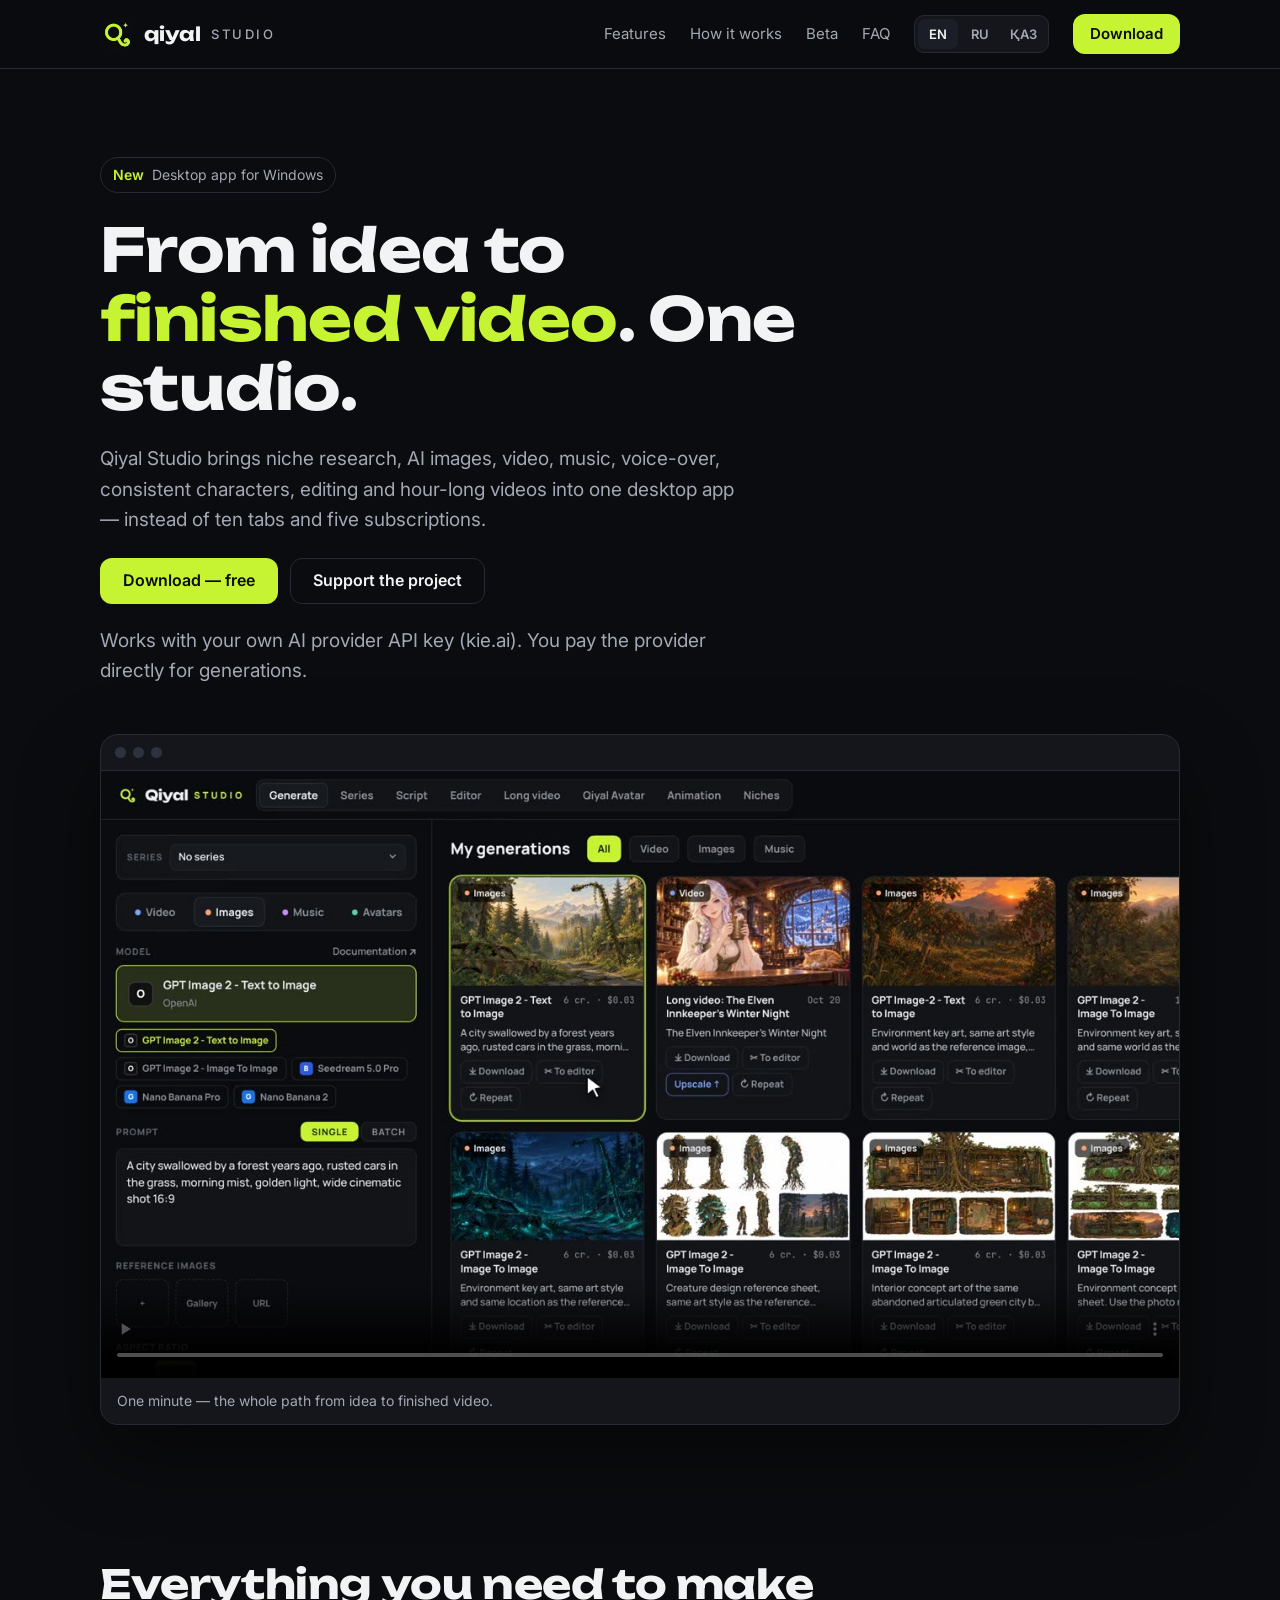
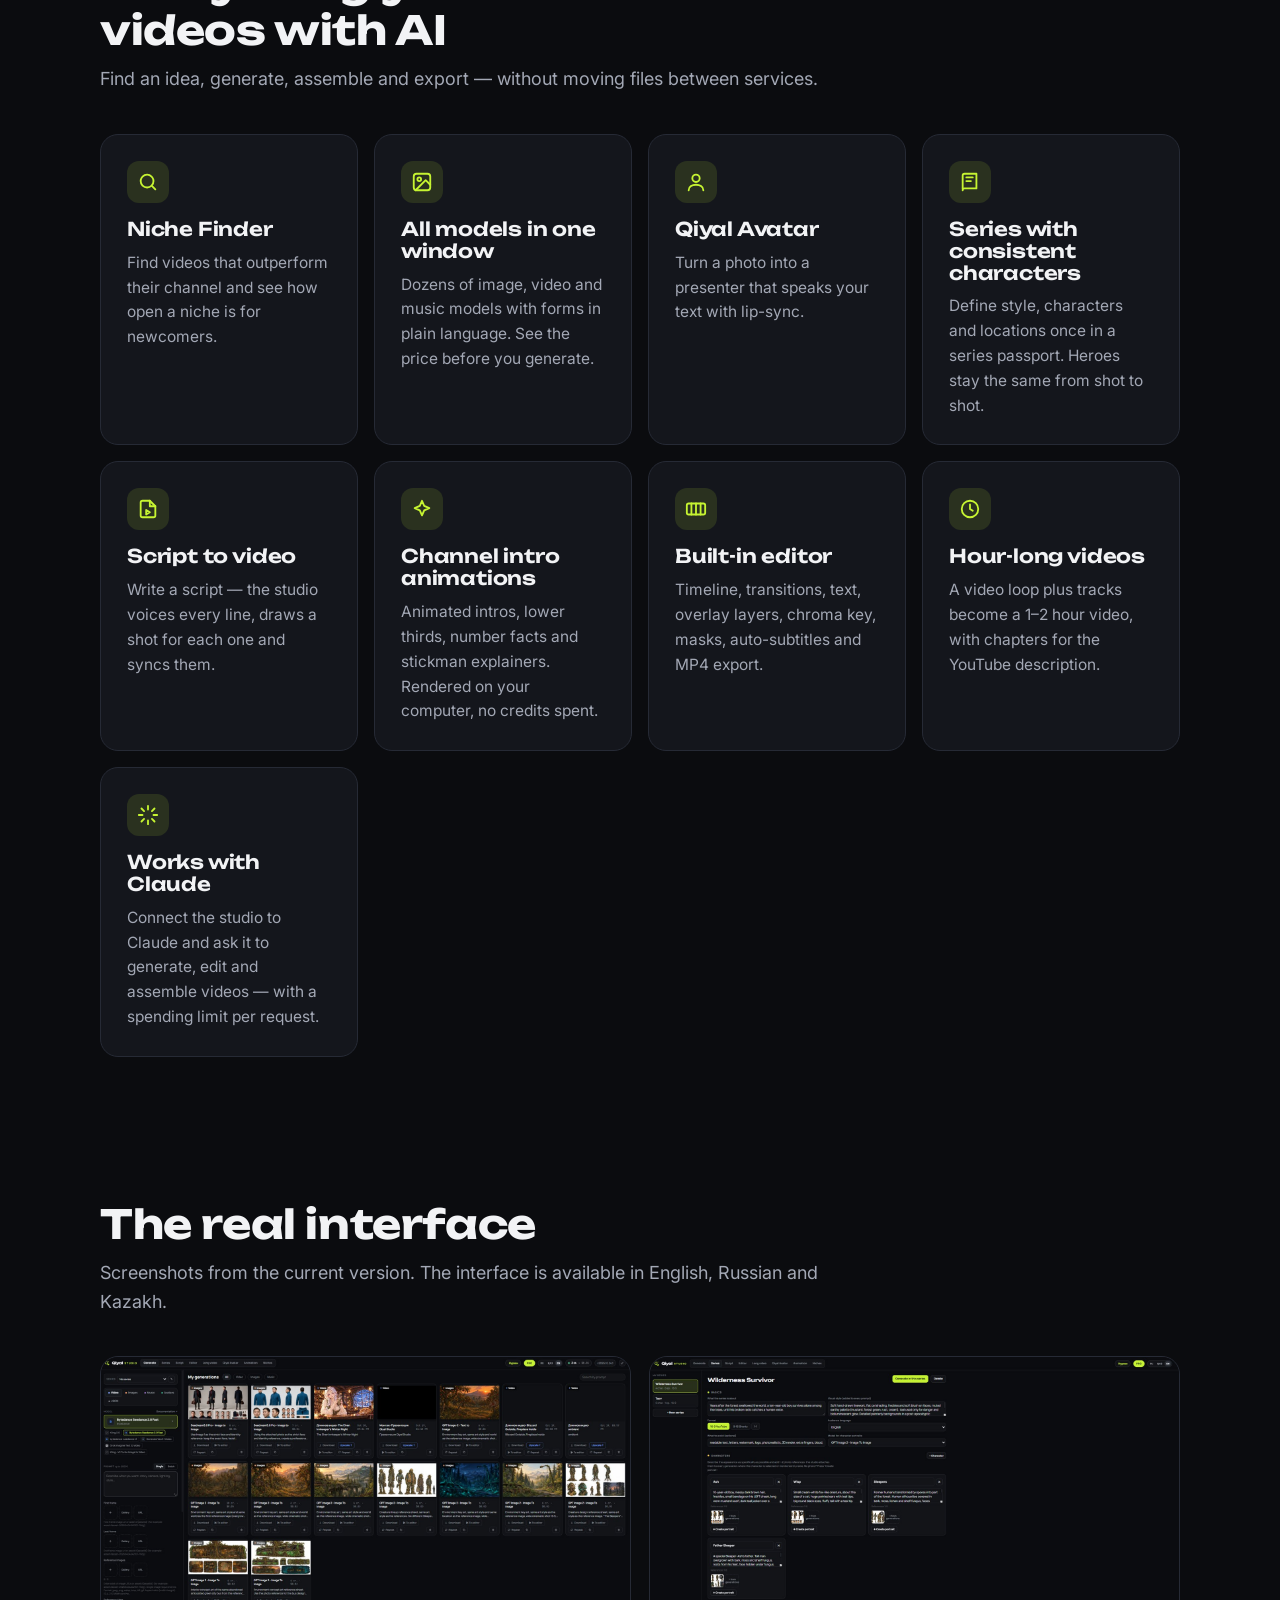
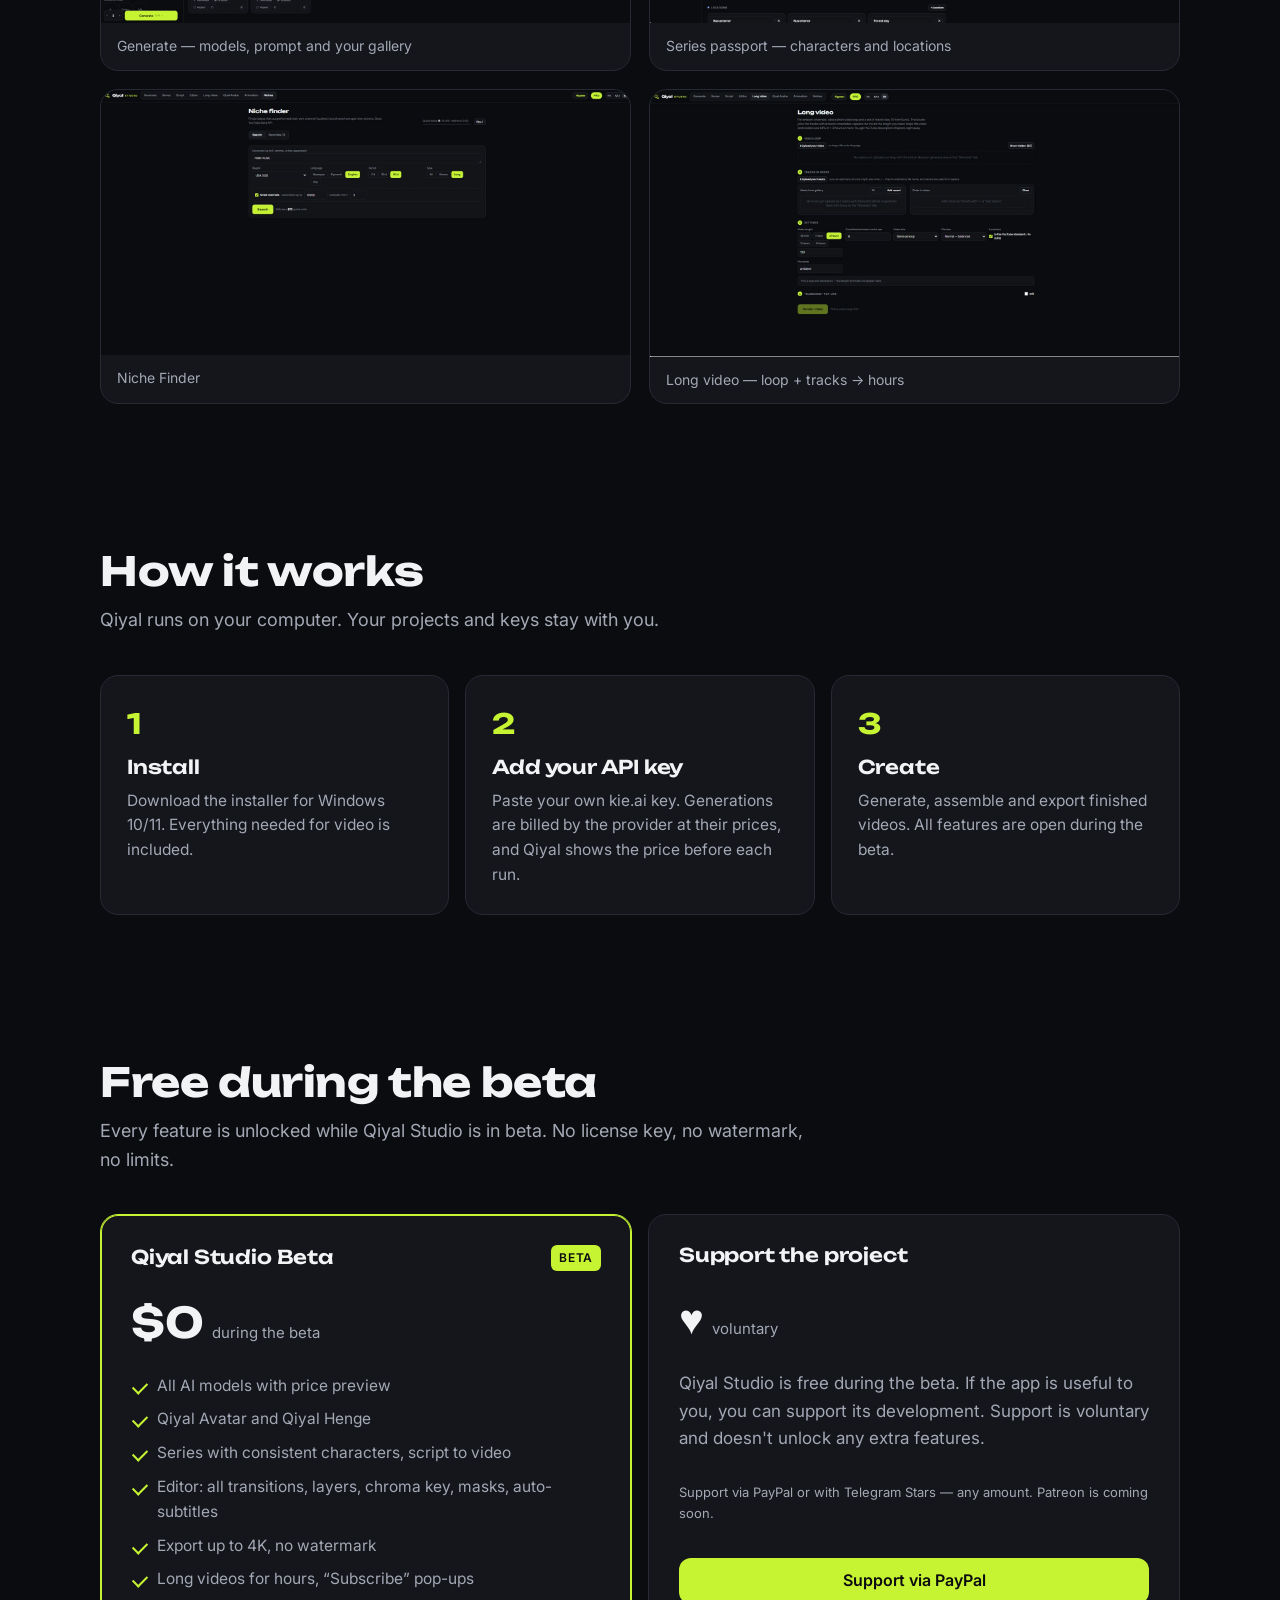
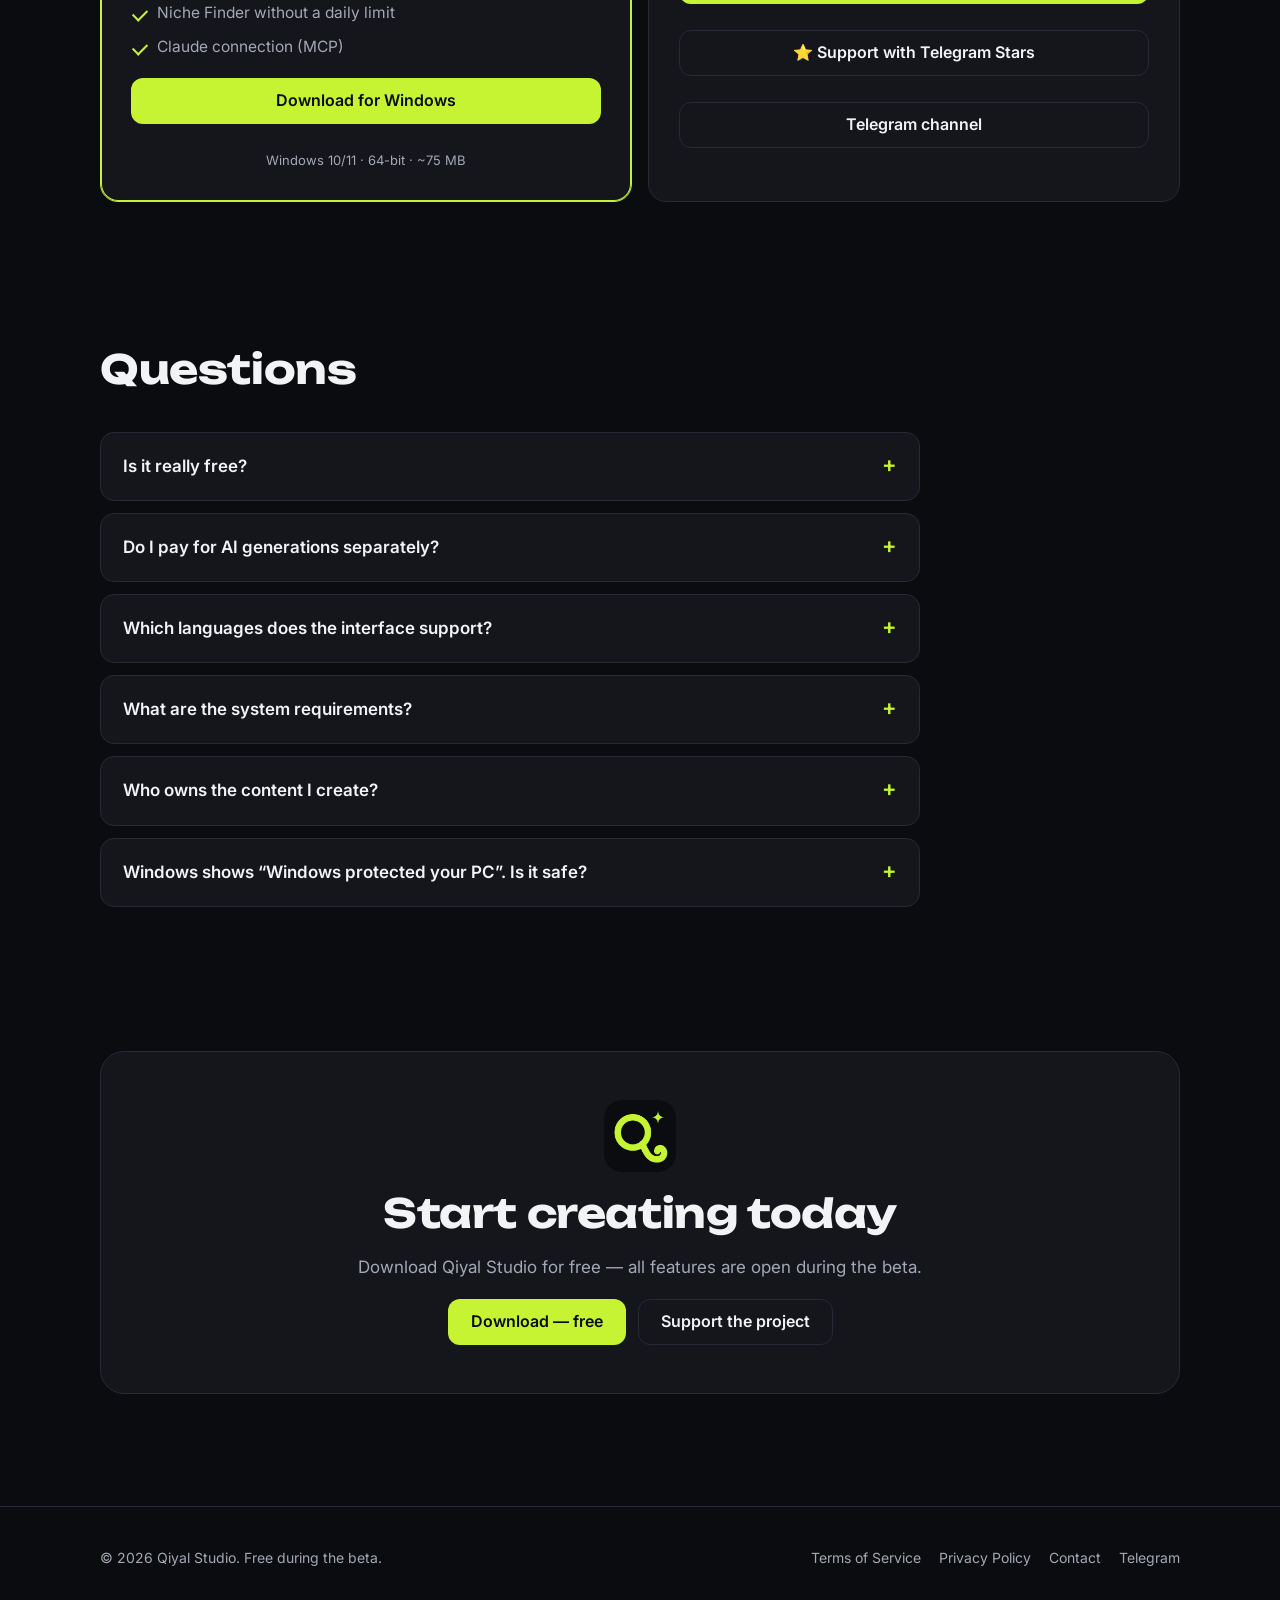
<file: index.html>
<!doctype html>
<html lang="en">
<head>
<meta charset="utf-8">
<meta name="viewport" content="width=device-width, initial-scale=1">
<title>Qiyal Studio — AI content studio for Windows</title>
<meta name="description" content="One desktop app for AI images, video, music, voice, consistent characters, editing and hour-long videos. Bring your own API key.">
<link rel="icon" type="image/png" href="assets/favicon.png">
<link rel="alternate" hreflang="en" href="index.html"><link rel="alternate" hreflang="ru" href="ru/index.html"><link rel="alternate" hreflang="kk" href="kk/index.html">
<link rel="preconnect" href="https://fonts.googleapis.com">
<link rel="preconnect" href="https://fonts.gstatic.com" crossorigin>
<link href="https://fonts.googleapis.com/css2?family=Inter:wght@400;500;600&family=Unbounded:wght@600;700&display=swap" rel="stylesheet">
<link rel="stylesheet" href="style.css">
</head>
<body><script>(function(){try{if(localStorage.getItem('qiyal_lang'))return;var n=(navigator.language||'').toLowerCase();if(n.indexOf('kk')===0)location.replace('kk/');else if(n.indexOf('ru')===0)location.replace('ru/');}catch(e){}})();</script><header class="nav"><div class="wrap">
<a class="brand" href="index.html"><img src="assets/logo.png" alt="">qiyal <span>studio</span></a>
<nav class="nav-links" aria-label="Main"><a href="#features">Features</a><a href="#how">How it works</a><a href="#pricing">Beta</a><a href="#faq">FAQ</a><div class="langsw" role="group" aria-label="Language"><a href="index.html" data-lang="en" class="on" aria-current="true">EN</a><a href="ru/index.html" data-lang="ru">RU</a><a href="kk/index.html" data-lang="kk">ҚАЗ</a></div><a class="btn btn-primary btn-sm" href="https://github.com/zhnurken/qiyal-site/releases/latest/download/QiyalStudio-Setup.exe" download>Download</a></nav>
</div></header>
<main>
<section class="hero"><div class="wrap">
 <div class="hero-copy">
  <span class="eyebrow"><b>New</b> Desktop app for Windows</span>
  <h1>From idea to <em>finished video</em>. One studio.</h1>
  <p>Qiyal Studio brings niche research, AI images, video, music, voice-over, consistent characters, editing and hour-long videos into one desktop app — instead of ten tabs and five subscriptions.</p>
  <div class="cta-row"><a class="btn btn-primary" href="https://github.com/zhnurken/qiyal-site/releases/latest/download/QiyalStudio-Setup.exe" download>Download — free</a><a class="btn btn-ghost" href="#support">Support the project</a></div>
  <p class="note">Works with your own AI provider API key (kie.ai). You pay the provider directly for generations.</p>
 </div>
 <figure class="shot videoshot"><div class="shot-bar" aria-hidden="true"><i></i><i></i><i></i></div>
  <video src="assets/promo_en.mp4" poster="assets/poster_en.jpg" autoplay muted loop playsinline controls preload="metadata" width="1280" height="720"></video>
  <figcaption>One minute — the whole path from idea to finished video.</figcaption></figure>
</div></section>

<section id="features"><div class="wrap">
 <div class="section-head"><h2>Everything you need to make videos with AI</h2><p>Find an idea, generate, assemble and export — without moving files between services.</p></div>
 <div class="grid"><article class="card"><div class="icon"><svg viewBox="0 0 24 24" fill="none" stroke="currentColor" stroke-width="2" stroke-linecap="round" stroke-linejoin="round" aria-hidden="true"><circle cx="11" cy="11" r="7"/><path d="m20 20-3.5-3.5"/></svg></div><h3>Niche Finder</h3><p>Find videos that outperform their channel and see how open a niche is for newcomers.</p></article><article class="card"><div class="icon"><svg viewBox="0 0 24 24" fill="none" stroke="currentColor" stroke-width="2" stroke-linecap="round" stroke-linejoin="round" aria-hidden="true"><rect x="3" y="3" width="18" height="18" rx="3"/><circle cx="9" cy="9" r="2"/><path d="m21 15-5-5L5 21"/></svg></div><h3>All models in one window</h3><p>Dozens of image, video and music models with forms in plain language. See the price before you generate.</p></article><article class="card"><div class="icon"><svg viewBox="0 0 24 24" fill="none" stroke="currentColor" stroke-width="2" stroke-linecap="round" stroke-linejoin="round" aria-hidden="true"><circle cx="12" cy="8" r="4"/><path d="M4 21c0-4 4-6 8-6s8 2 8 6"/></svg></div><h3>Qiyal Avatar</h3><p>Turn a photo into a presenter that speaks your text with lip-sync.</p></article><article class="card"><div class="icon"><svg viewBox="0 0 24 24" fill="none" stroke="currentColor" stroke-width="2" stroke-linecap="round" stroke-linejoin="round" aria-hidden="true"><path d="M4 19.5V5a2 2 0 0 1 2-2h13v16H6a2 2 0 0 0-2 2"/><path d="M8 7h7M8 11h5"/></svg></div><h3>Series with consistent characters</h3><p>Define style, characters and locations once in a series passport. Heroes stay the same from shot to shot.</p></article><article class="card"><div class="icon"><svg viewBox="0 0 24 24" fill="none" stroke="currentColor" stroke-width="2" stroke-linecap="round" stroke-linejoin="round" aria-hidden="true"><path d="M14 3H6a2 2 0 0 0-2 2v14a2 2 0 0 0 2 2h12a2 2 0 0 0 2-2V9z"/><path d="M14 3v6h6"/><path d="m10 13 4 2.5-4 2.5z"/></svg></div><h3>Script to video</h3><p>Write a script — the studio voices every line, draws a shot for each one and syncs them.</p></article><article class="card"><div class="icon"><svg viewBox="0 0 24 24" fill="none" stroke="currentColor" stroke-width="2" stroke-linecap="round" stroke-linejoin="round" aria-hidden="true"><path d="M12 3l2.4 5.6L20 11l-5.6 2.4L12 19l-2.4-5.6L4 11l5.6-2.4z"/></svg></div><h3>Channel intro animations</h3><p>Animated intros, lower thirds, number facts and stickman explainers. Rendered on your computer, no credits spent.</p></article><article class="card"><div class="icon"><svg viewBox="0 0 24 24" fill="none" stroke="currentColor" stroke-width="2" stroke-linecap="round" stroke-linejoin="round" aria-hidden="true"><rect x="2" y="6" width="20" height="12" rx="2"/><path d="M7 6v12M12 6v12M17 6v12"/></svg></div><h3>Built-in editor</h3><p>Timeline, transitions, text, overlay layers, chroma key, masks, auto-subtitles and MP4 export.</p></article><article class="card"><div class="icon"><svg viewBox="0 0 24 24" fill="none" stroke="currentColor" stroke-width="2" stroke-linecap="round" stroke-linejoin="round" aria-hidden="true"><circle cx="12" cy="12" r="9"/><path d="M12 7v5l3 2"/></svg></div><h3>Hour-long videos</h3><p>A video loop plus tracks become a 1–2 hour video, with chapters for the YouTube description.</p></article><article class="card"><div class="icon"><svg viewBox="0 0 24 24" fill="none" stroke="currentColor" stroke-width="2" stroke-linecap="round" stroke-linejoin="round" aria-hidden="true"><path d="M12 2v4M12 18v4M4.9 4.9l2.8 2.8M16.3 16.3l2.8 2.8M2 12h4M18 12h4M4.9 19.1l2.8-2.8M16.3 7.7l2.8-2.8"/></svg></div><h3>Works with Claude</h3><p>Connect the studio to Claude and ask it to generate, edit and assemble videos — with a spending limit per request.</p></article></div>
</div></section>

<section><div class="wrap">
 <div class="section-head"><h2>The real interface</h2><p>Screenshots from the current version. The interface is available in English, Russian and Kazakh.</p></div>
 <div class="shots"><figure class="shotfig"><img src="assets/screens/generate.jpg" alt="Generate — models, prompt and your gallery" loading="lazy" width="1600" height="800"><figcaption>Generate — models, prompt and your gallery</figcaption></figure><figure class="shotfig"><img src="assets/screens/series.jpg" alt="Series passport — characters and locations" loading="lazy" width="1600" height="800"><figcaption>Series passport — characters and locations</figcaption></figure><figure class="shotfig"><img src="assets/screens/niches.jpg" alt="Niche Finder" loading="lazy" width="1600" height="800"><figcaption>Niche Finder</figcaption></figure><figure class="shotfig"><img src="assets/screens/long.jpg" alt="Long video — loop + tracks → hours" loading="lazy" width="1600" height="800"><figcaption>Long video — loop + tracks → hours</figcaption></figure></div>
</div></section>

<section id="how"><div class="wrap">
 <div class="section-head"><h2>How it works</h2><p>Qiyal runs on your computer. Your projects and keys stay with you.</p></div>
 <div class="steps"><div class="step"><h3>Install</h3><p>Download the installer for Windows 10/11. Everything needed for video is included.</p></div><div class="step"><h3>Add your API key</h3><p>Paste your own kie.ai key. Generations are billed by the provider at their prices, and Qiyal shows the price before each run.</p></div><div class="step"><h3>Create</h3><p>Generate, assemble and export finished videos. All features are open during the beta.</p></div></div>
</div></section>

<section id="pricing"><div class="wrap">
 <div class="section-head"><h2>Free during the beta</h2><p>Every feature is unlocked while Qiyal Studio is in beta. No license key, no watermark, no limits.</p></div>
 <div class="plans" style="grid-template-columns:repeat(auto-fit,minmax(min(320px,100%),1fr))">
  <div class="plan featured"><div class="plan-top"><h3>Qiyal Studio Beta</h3><span class="tag">BETA</span></div><div class="price"><b>$0</b><span>during the beta</span></div><ul><li>All AI models with price preview</li><li>Qiyal Avatar and Qiyal Henge</li><li>Series with consistent characters, script to video</li><li>Editor: all transitions, layers, chroma key, masks, auto-subtitles</li><li>Export up to 4K, no watermark</li><li>Long videos for hours, “Subscribe” pop-ups</li><li>Niche Finder without a daily limit</li><li>Claude connection (MCP)</li></ul><a class="btn btn-primary" id="download" href="https://github.com/zhnurken/qiyal-site/releases/latest/download/QiyalStudio-Setup.exe" download>Download for Windows</a><p class="muted" style="font-size:13px;margin-top:8px;text-align:center">Windows 10/11 · 64-bit · ~75 MB</p></div>
  <div class="plan" id="support"><div class="plan-top"><h3>Support the project</h3></div><div class="price"><b>♥</b><span>voluntary</span></div><p class="muted" style="margin:0 0 12px">Qiyal Studio is free during the beta. If the app is useful to you, you can support its development. Support is voluntary and doesn't unlock any extra features.</p><p class="muted" style="font-size:13px;margin:0 0 16px">Support via PayPal or with Telegram Stars — any amount. Patreon is coming soon.</p><a class="btn btn-primary" href="https://paypal.me/qiyalstudio" target="_blank" rel="noopener">Support via PayPal</a><a class="btn btn-ghost" style="margin-top:8px" href="https://t.me/qiyal_studio/13" target="_blank" rel="noopener">⭐ Support with Telegram Stars</a><a class="btn btn-ghost" style="margin-top:8px" href="https://t.me/qiyal_studio">Telegram channel</a></div>
 </div>
</div></section>

<section id="faq"><div class="wrap"><div class="section-head"><h2>Questions</h2></div><div class="faq"><details><summary>Is it really free?</summary><p>Yes. During the beta every feature is open to everyone, without a license key or watermark. If paid plans appear after the beta, we will announce it in advance, and what you created stays yours.</p></details><details><summary>Do I pay for AI generations separately?</summary><p>Yes. Qiyal uses your own API key from the AI provider (kie.ai), and generations are billed by the provider at their prices. Qiyal shows the price before each run. Qiyal Studio itself is free during the beta.</p></details><details><summary>Which languages does the interface support?</summary><p>English, Russian and Kazakh. You can switch the language at any time in the top bar.</p></details><details><summary>What are the system requirements?</summary><p>Windows 10 or 11 (64-bit) and an internet connection for AI generation. Editing, animation and export run on your computer.</p></details><details><summary>Who owns the content I create?</summary><p>You do. Rights to AI-generated outputs are also subject to the terms of the AI provider and the specific model you use.</p></details><details><summary>Windows shows “Windows protected your PC”. Is it safe?</summary><p>Yes. The warning appears for new apps that are not yet widely downloaded. Click <b>More info</b> → <b>Run anyway</b>. The installer is downloaded directly from our official GitHub page.</p></details></div></div></section>

<section><div class="wrap"><div class="cta">
 <img src="assets/logo.png" alt="" width="72" height="72" style="border-radius:18px">
 <h2>Start creating today</h2><p class="muted">Download Qiyal Studio for free — all features are open during the beta.</p>
 <div class="cta-row" style="justify-content:center"><a class="btn btn-primary" href="https://github.com/zhnurken/qiyal-site/releases/latest/download/QiyalStudio-Setup.exe" download>Download — free</a><a class="btn btn-ghost" href="#support">Support the project</a></div>
</div></div></section>
</main>
<footer><div class="wrap">
<div>© 2026 Qiyal Studio. Free during the beta.</div>
<nav aria-label="Legal"><a href="terms.html">Terms of Service</a><a href="privacy.html">Privacy Policy</a><a href="mailto:studioqiyal@gmail.com">Contact</a><a href="https://t.me/qiyal_studio">Telegram</a></nav>
</div></footer>
<script>
document.querySelectorAll('.langsw a').forEach(a=>a.addEventListener('click',()=>{try{localStorage.setItem('qiyal_lang',a.dataset.lang)}catch(e){}}));
</script>
</body></html>
</file>
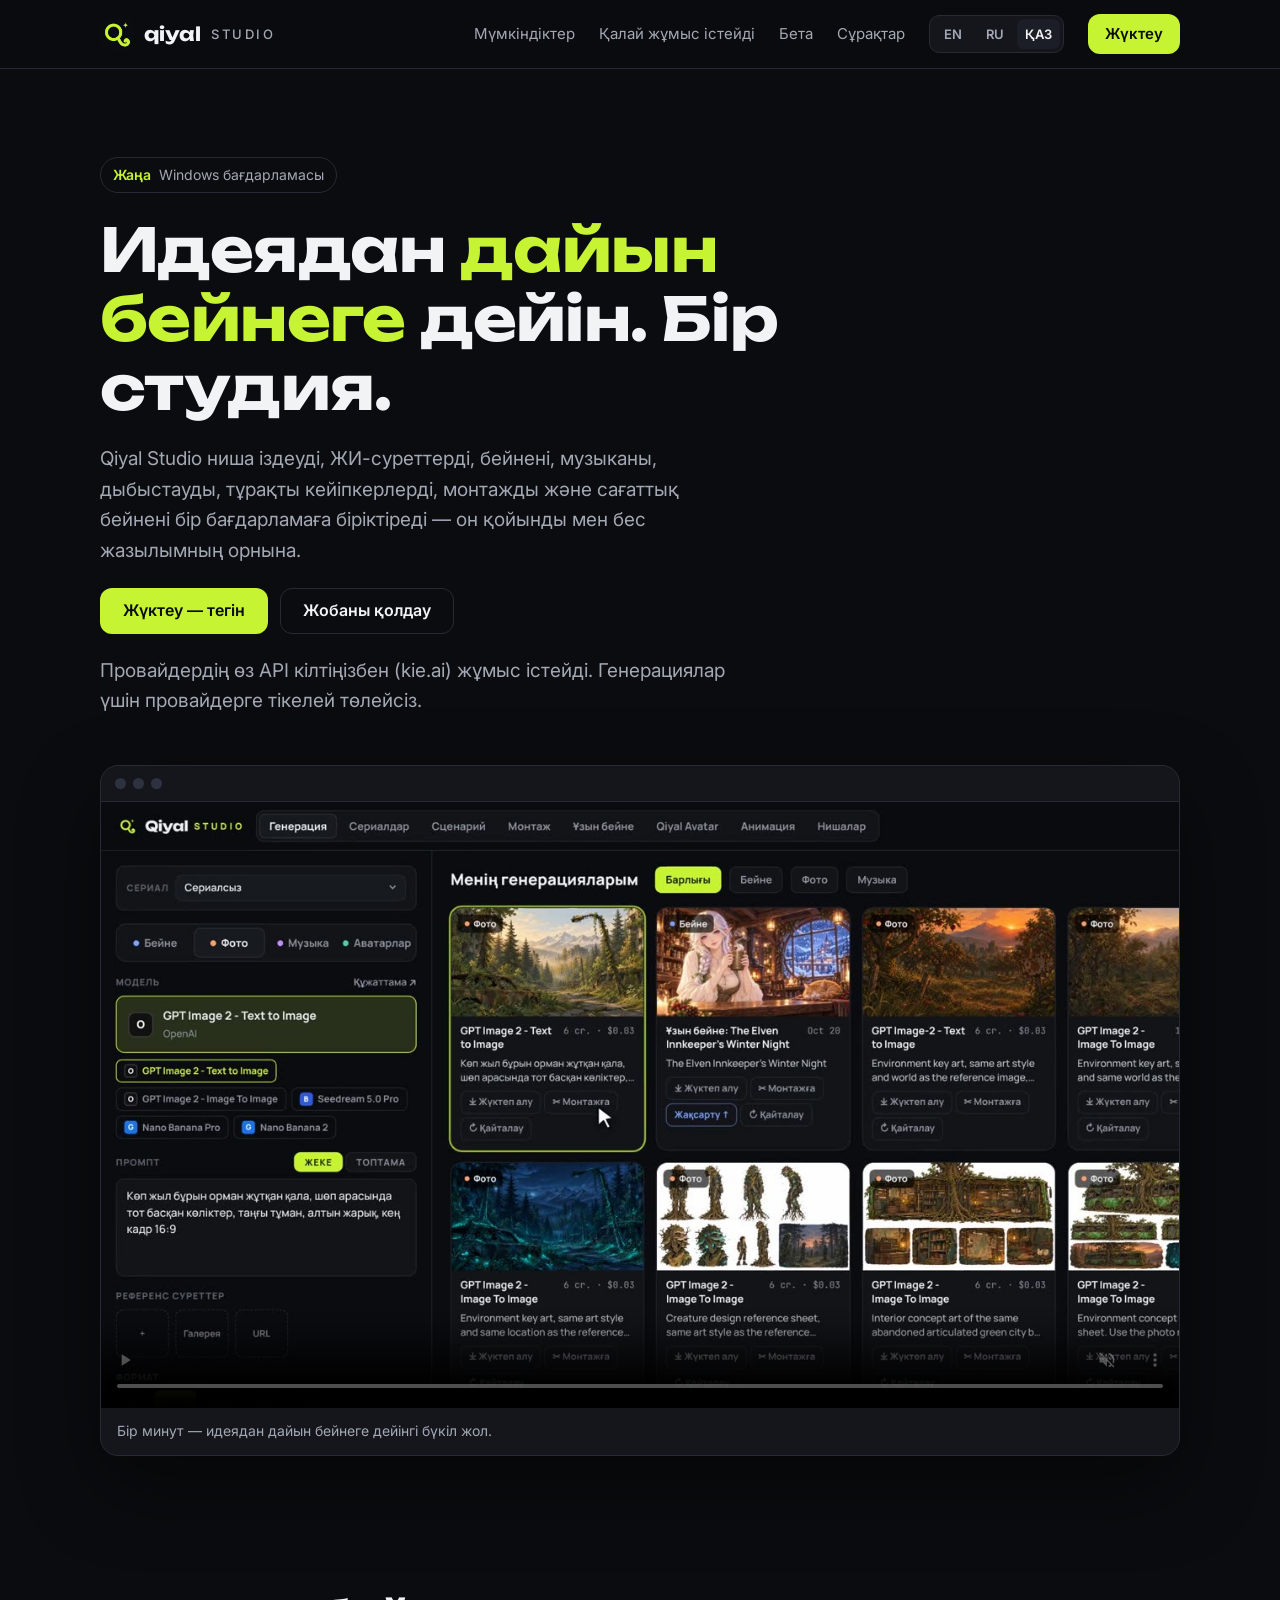
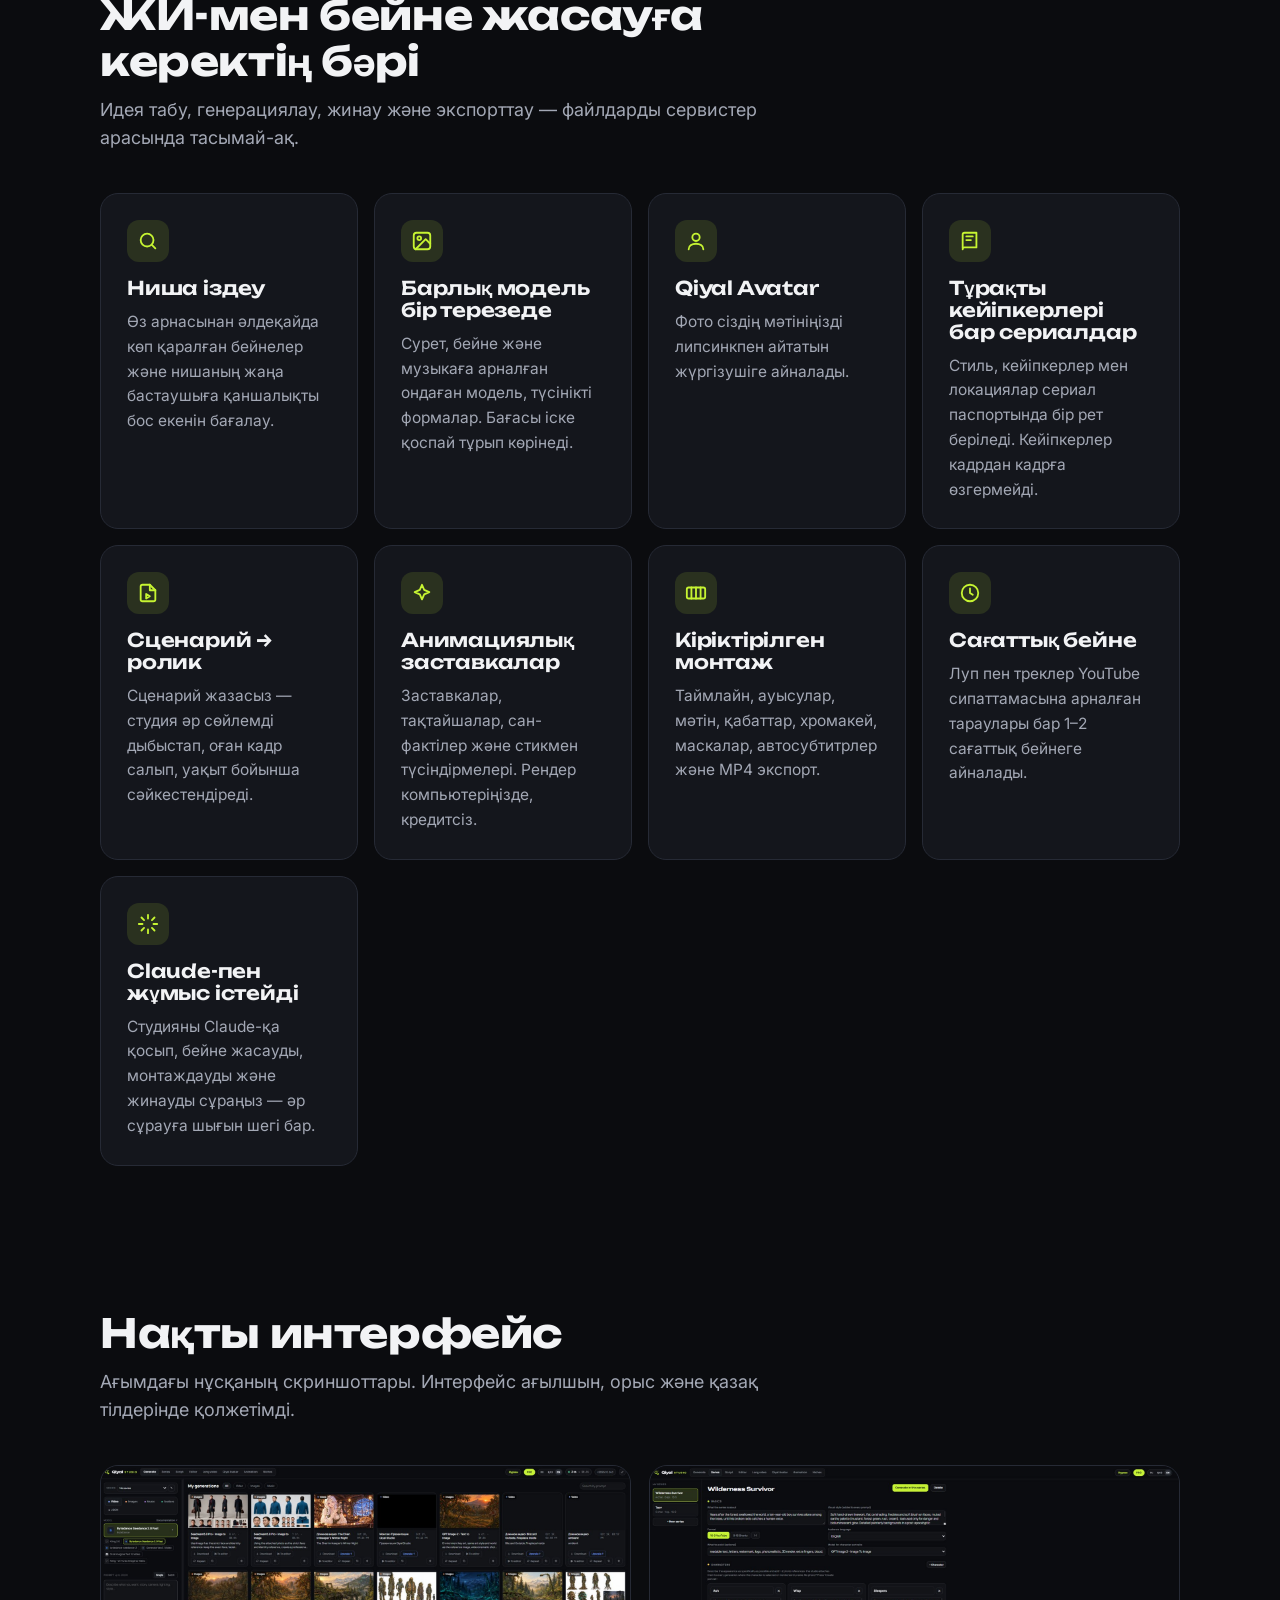
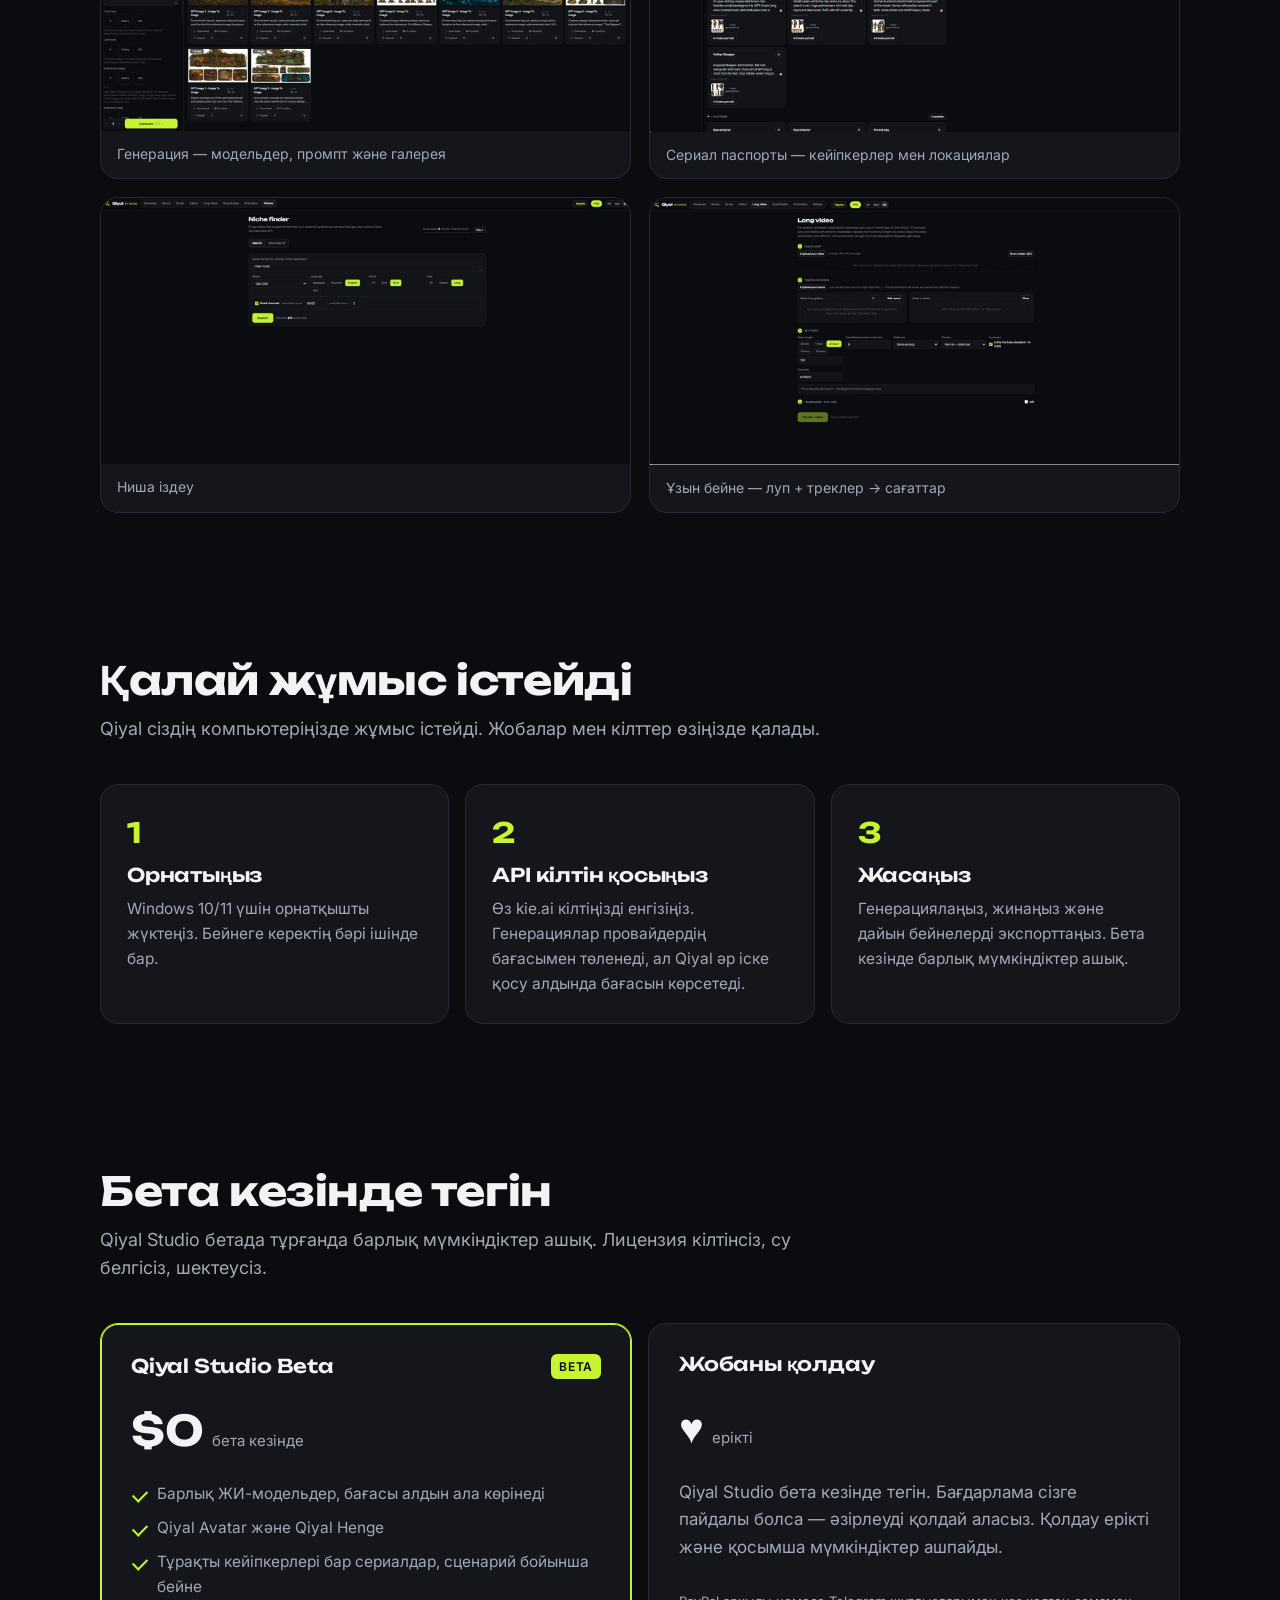
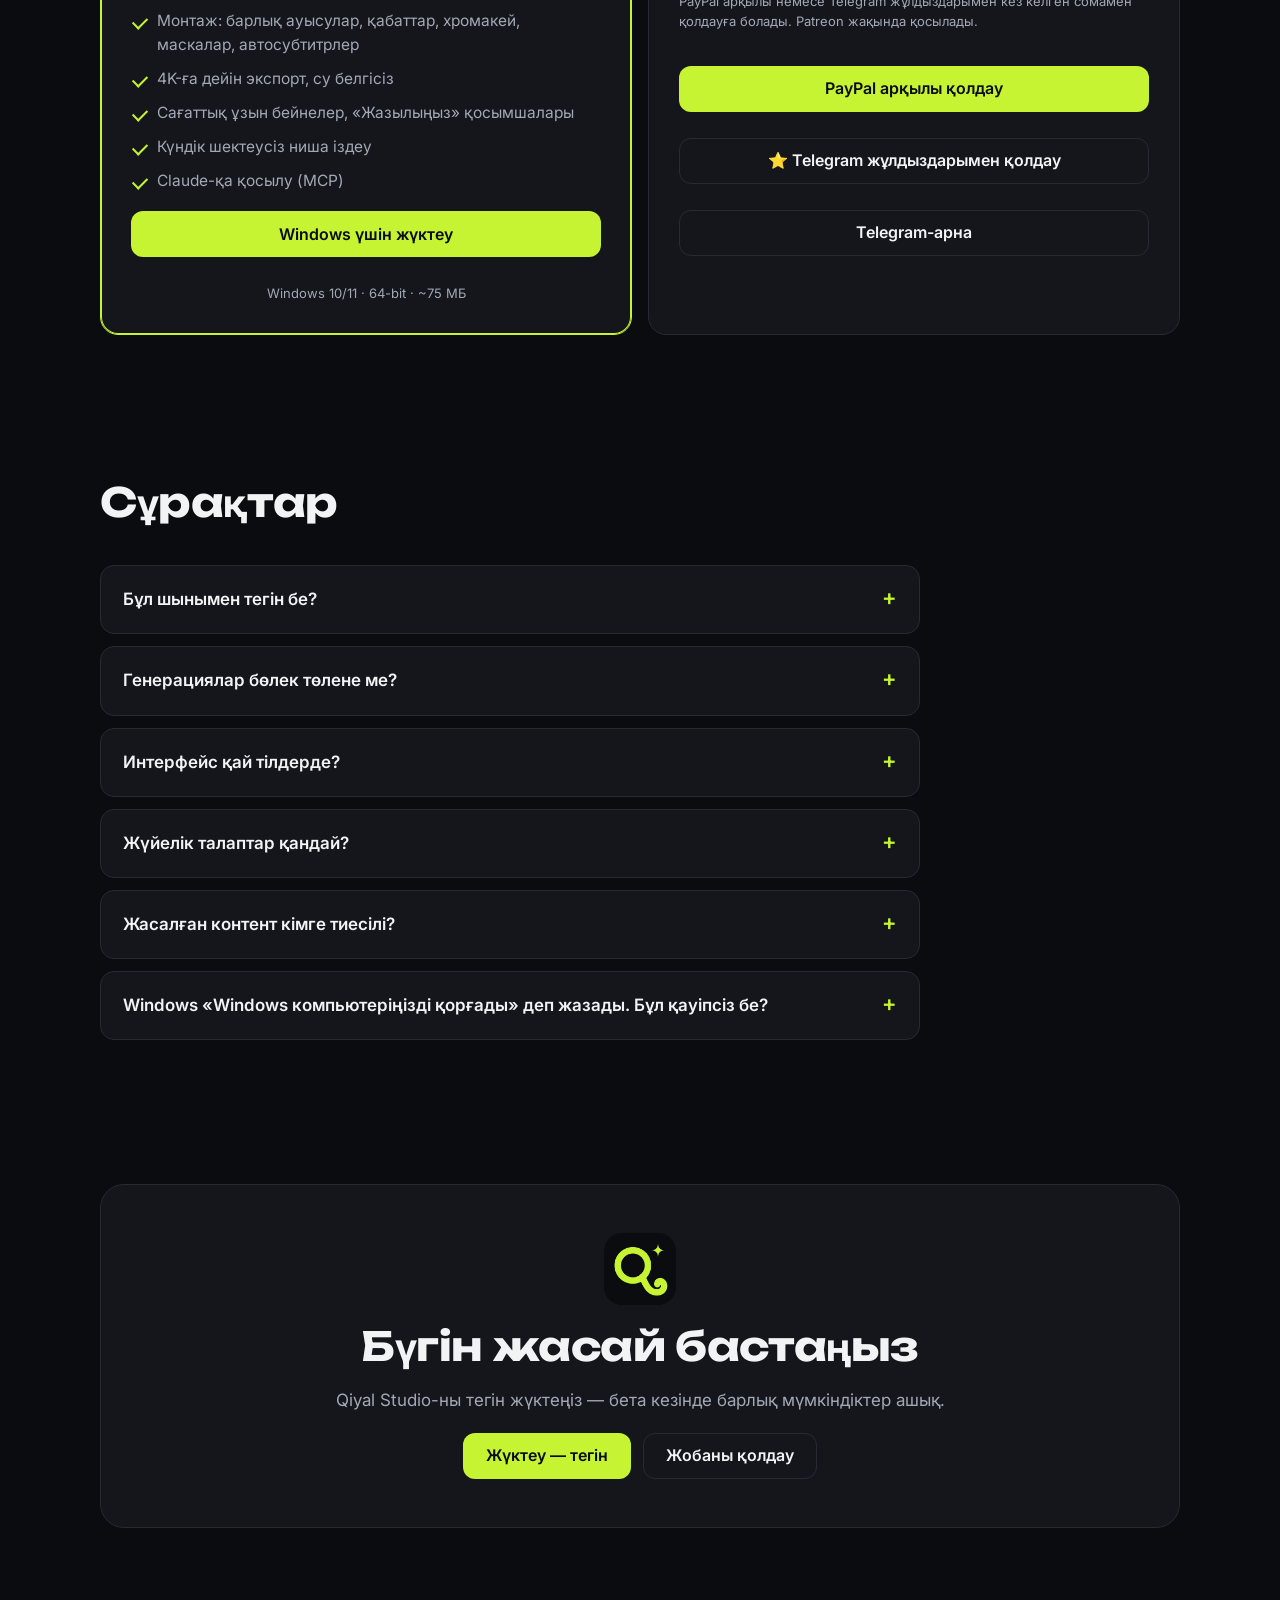
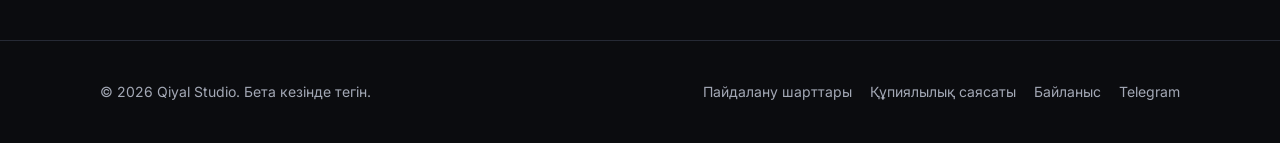
<file: kk/index.html>
<!doctype html>
<html lang="kk">
<head>
<meta charset="utf-8">
<meta name="viewport" content="width=device-width, initial-scale=1">
<title>Qiyal Studio — Windows-қа арналған ЖИ-контент студиясы</title>
<meta name="description" content="ЖИ-суреттер, бейне, музыка, дыбыстау, тұрақты кейіпкерлер, монтаж және сағаттық бейне — бір бағдарламада. Өз API кілтіңізбен жұмыс істейді.">
<link rel="icon" type="image/png" href="../assets/favicon.png">
<link rel="alternate" hreflang="en" href="../index.html"><link rel="alternate" hreflang="ru" href="../ru/index.html"><link rel="alternate" hreflang="kk" href="../kk/index.html">
<link rel="preconnect" href="https://fonts.googleapis.com">
<link rel="preconnect" href="https://fonts.gstatic.com" crossorigin>
<link href="https://fonts.googleapis.com/css2?family=Inter:wght@400;500;600&family=Unbounded:wght@600;700&display=swap" rel="stylesheet">
<link rel="stylesheet" href="../style.css">
</head>
<body><header class="nav"><div class="wrap">
<a class="brand" href="index.html"><img src="../assets/logo.png" alt="">qiyal <span>studio</span></a>
<nav class="nav-links" aria-label="Main"><a href="#features">Мүмкіндіктер</a><a href="#how">Қалай жұмыс істейді</a><a href="#pricing">Бета</a><a href="#faq">Сұрақтар</a><div class="langsw" role="group" aria-label="Language"><a href="../index.html" data-lang="en">EN</a><a href="../ru/index.html" data-lang="ru">RU</a><a href="../kk/index.html" data-lang="kk" class="on" aria-current="true">ҚАЗ</a></div><a class="btn btn-primary btn-sm" href="https://github.com/zhnurken/qiyal-site/releases/latest/download/QiyalStudio-Setup.exe" download>Жүктеу</a></nav>
</div></header>
<main>
<section class="hero"><div class="wrap">
 <div class="hero-copy">
  <span class="eyebrow"><b>Жаңа</b> Windows бағдарламасы</span>
  <h1>Идеядан <em>дайын бейнеге</em> дейін. Бір студия.</h1>
  <p>Qiyal Studio ниша іздеуді, ЖИ-суреттерді, бейнені, музыканы, дыбыстауды, тұрақты кейіпкерлерді, монтажды және сағаттық бейнені бір бағдарламаға біріктіреді — он қойынды мен бес жазылымның орнына.</p>
  <div class="cta-row"><a class="btn btn-primary" href="https://github.com/zhnurken/qiyal-site/releases/latest/download/QiyalStudio-Setup.exe" download>Жүктеу — тегін</a><a class="btn btn-ghost" href="#support">Жобаны қолдау</a></div>
  <p class="note">Провайдердің өз API кілтіңізбен (kie.ai) жұмыс істейді. Генерациялар үшін провайдерге тікелей төлейсіз.</p>
 </div>
 <figure class="shot videoshot"><div class="shot-bar" aria-hidden="true"><i></i><i></i><i></i></div>
  <video src="../assets/promo_kk.mp4" poster="../assets/poster_kk.jpg" autoplay muted loop playsinline controls preload="metadata" width="1280" height="720"></video>
  <figcaption>Бір минут — идеядан дайын бейнеге дейінгі бүкіл жол.</figcaption></figure>
</div></section>

<section id="features"><div class="wrap">
 <div class="section-head"><h2>ЖИ-мен бейне жасауға керектің бәрі</h2><p>Идея табу, генерациялау, жинау және экспорттау — файлдарды сервистер арасында тасымай-ақ.</p></div>
 <div class="grid"><article class="card"><div class="icon"><svg viewBox="0 0 24 24" fill="none" stroke="currentColor" stroke-width="2" stroke-linecap="round" stroke-linejoin="round" aria-hidden="true"><circle cx="11" cy="11" r="7"/><path d="m20 20-3.5-3.5"/></svg></div><h3>Ниша іздеу</h3><p>Өз арнасынан әлдеқайда көп қаралған бейнелер және нишаның жаңа бастаушыға қаншалықты бос екенін бағалау.</p></article><article class="card"><div class="icon"><svg viewBox="0 0 24 24" fill="none" stroke="currentColor" stroke-width="2" stroke-linecap="round" stroke-linejoin="round" aria-hidden="true"><rect x="3" y="3" width="18" height="18" rx="3"/><circle cx="9" cy="9" r="2"/><path d="m21 15-5-5L5 21"/></svg></div><h3>Барлық модель бір терезеде</h3><p>Сурет, бейне және музыкаға арналған ондаған модель, түсінікті формалар. Бағасы іске қоспай тұрып көрінеді.</p></article><article class="card"><div class="icon"><svg viewBox="0 0 24 24" fill="none" stroke="currentColor" stroke-width="2" stroke-linecap="round" stroke-linejoin="round" aria-hidden="true"><circle cx="12" cy="8" r="4"/><path d="M4 21c0-4 4-6 8-6s8 2 8 6"/></svg></div><h3>Qiyal Avatar</h3><p>Фото сіздің мәтініңізді липсинкпен айтатын жүргізушіге айналады.</p></article><article class="card"><div class="icon"><svg viewBox="0 0 24 24" fill="none" stroke="currentColor" stroke-width="2" stroke-linecap="round" stroke-linejoin="round" aria-hidden="true"><path d="M4 19.5V5a2 2 0 0 1 2-2h13v16H6a2 2 0 0 0-2 2"/><path d="M8 7h7M8 11h5"/></svg></div><h3>Тұрақты кейіпкерлері бар сериалдар</h3><p>Стиль, кейіпкерлер мен локациялар сериал паспортында бір рет беріледі. Кейіпкерлер кадрдан кадрға өзгермейді.</p></article><article class="card"><div class="icon"><svg viewBox="0 0 24 24" fill="none" stroke="currentColor" stroke-width="2" stroke-linecap="round" stroke-linejoin="round" aria-hidden="true"><path d="M14 3H6a2 2 0 0 0-2 2v14a2 2 0 0 0 2 2h12a2 2 0 0 0 2-2V9z"/><path d="M14 3v6h6"/><path d="m10 13 4 2.5-4 2.5z"/></svg></div><h3>Сценарий → ролик</h3><p>Сценарий жазасыз — студия әр сөйлемді дыбыстап, оған кадр салып, уақыт бойынша сәйкестендіреді.</p></article><article class="card"><div class="icon"><svg viewBox="0 0 24 24" fill="none" stroke="currentColor" stroke-width="2" stroke-linecap="round" stroke-linejoin="round" aria-hidden="true"><path d="M12 3l2.4 5.6L20 11l-5.6 2.4L12 19l-2.4-5.6L4 11l5.6-2.4z"/></svg></div><h3>Анимациялық заставкалар</h3><p>Заставкалар, тақтайшалар, сан-фактілер және стикмен түсіндірмелері. Рендер компьютеріңізде, кредитсіз.</p></article><article class="card"><div class="icon"><svg viewBox="0 0 24 24" fill="none" stroke="currentColor" stroke-width="2" stroke-linecap="round" stroke-linejoin="round" aria-hidden="true"><rect x="2" y="6" width="20" height="12" rx="2"/><path d="M7 6v12M12 6v12M17 6v12"/></svg></div><h3>Кіріктірілген монтаж</h3><p>Таймлайн, ауысулар, мәтін, қабаттар, хромакей, маскалар, автосубтитрлер және MP4 экспорт.</p></article><article class="card"><div class="icon"><svg viewBox="0 0 24 24" fill="none" stroke="currentColor" stroke-width="2" stroke-linecap="round" stroke-linejoin="round" aria-hidden="true"><circle cx="12" cy="12" r="9"/><path d="M12 7v5l3 2"/></svg></div><h3>Сағаттық бейне</h3><p>Луп пен треклер YouTube сипаттамасына арналған тараулары бар 1–2 сағаттық бейнеге айналады.</p></article><article class="card"><div class="icon"><svg viewBox="0 0 24 24" fill="none" stroke="currentColor" stroke-width="2" stroke-linecap="round" stroke-linejoin="round" aria-hidden="true"><path d="M12 2v4M12 18v4M4.9 4.9l2.8 2.8M16.3 16.3l2.8 2.8M2 12h4M18 12h4M4.9 19.1l2.8-2.8M16.3 7.7l2.8-2.8"/></svg></div><h3>Claude-пен жұмыс істейді</h3><p>Студияны Claude-қа қосып, бейне жасауды, монтаждауды және жинауды сұраңыз — әр сұрауға шығын шегі бар.</p></article></div>
</div></section>

<section><div class="wrap">
 <div class="section-head"><h2>Нақты интерфейс</h2><p>Ағымдағы нұсқаның скриншоттары. Интерфейс ағылшын, орыс және қазақ тілдерінде қолжетімді.</p></div>
 <div class="shots"><figure class="shotfig"><img src="../assets/screens/generate.jpg" alt="Генерация — модельдер, промпт және галерея" loading="lazy" width="1600" height="800"><figcaption>Генерация — модельдер, промпт және галерея</figcaption></figure><figure class="shotfig"><img src="../assets/screens/series.jpg" alt="Сериал паспорты — кейіпкерлер мен локациялар" loading="lazy" width="1600" height="800"><figcaption>Сериал паспорты — кейіпкерлер мен локациялар</figcaption></figure><figure class="shotfig"><img src="../assets/screens/niches.jpg" alt="Ниша іздеу" loading="lazy" width="1600" height="800"><figcaption>Ниша іздеу</figcaption></figure><figure class="shotfig"><img src="../assets/screens/long.jpg" alt="Ұзын бейне — луп + треклер → сағаттар" loading="lazy" width="1600" height="800"><figcaption>Ұзын бейне — луп + треклер → сағаттар</figcaption></figure></div>
</div></section>

<section id="how"><div class="wrap">
 <div class="section-head"><h2>Қалай жұмыс істейді</h2><p>Qiyal сіздің компьютеріңізде жұмыс істейді. Жобалар мен кілттер өзіңізде қалады.</p></div>
 <div class="steps"><div class="step"><h3>Орнатыңыз</h3><p>Windows 10/11 үшін орнатқышты жүктеңіз. Бейнеге керектің бәрі ішінде бар.</p></div><div class="step"><h3>API кілтін қосыңыз</h3><p>Өз kie.ai кілтіңізді енгізіңіз. Генерациялар провайдердің бағасымен төленеді, ал Qiyal әр іске қосу алдында бағасын көрсетеді.</p></div><div class="step"><h3>Жасаңыз</h3><p>Генерациялаңыз, жинаңыз және дайын бейнелерді экспорттаңыз. Бета кезінде барлық мүмкіндіктер ашық.</p></div></div>
</div></section>

<section id="pricing"><div class="wrap">
 <div class="section-head"><h2>Бета кезінде тегін</h2><p>Qiyal Studio бетада тұрғанда барлық мүмкіндіктер ашық. Лицензия кілтінсіз, су белгісіз, шектеусіз.</p></div>
 <div class="plans" style="grid-template-columns:repeat(auto-fit,minmax(min(320px,100%),1fr))">
  <div class="plan featured"><div class="plan-top"><h3>Qiyal Studio Beta</h3><span class="tag">BETA</span></div><div class="price"><b>$0</b><span>бета кезінде</span></div><ul><li>Барлық ЖИ-модельдер, бағасы алдын ала көрінеді</li><li>Qiyal Avatar және Qiyal Henge</li><li>Тұрақты кейіпкерлері бар сериалдар, сценарий бойынша бейне</li><li>Монтаж: барлық ауысулар, қабаттар, хромакей, маскалар, автосубтитрлер</li><li>4K-ға дейін экспорт, су белгісіз</li><li>Сағаттық ұзын бейнелер, «Жазылыңыз» қосымшалары</li><li>Күндік шектеусіз ниша іздеу</li><li>Claude-қа қосылу (MCP)</li></ul><a class="btn btn-primary" id="download" href="https://github.com/zhnurken/qiyal-site/releases/latest/download/QiyalStudio-Setup.exe" download>Windows үшін жүктеу</a><p class="muted" style="font-size:13px;margin-top:8px;text-align:center">Windows 10/11 · 64-bit · ~75 МБ</p></div>
  <div class="plan" id="support"><div class="plan-top"><h3>Жобаны қолдау</h3></div><div class="price"><b>♥</b><span>ерікті</span></div><p class="muted" style="margin:0 0 12px">Qiyal Studio бета кезінде тегін. Бағдарлама сізге пайдалы болса — әзірлеуді қолдай аласыз. Қолдау ерікті және қосымша мүмкіндіктер ашпайды.</p><p class="muted" style="font-size:13px;margin:0 0 16px">PayPal арқылы немесе Telegram жұлдыздарымен кез келген сомамен қолдауға болады. Patreon жақында қосылады.</p><a class="btn btn-primary" href="https://paypal.me/qiyalstudio" target="_blank" rel="noopener">PayPal арқылы қолдау</a><a class="btn btn-ghost" style="margin-top:8px" href="https://t.me/qiyal_studio/13" target="_blank" rel="noopener">⭐ Telegram жұлдыздарымен қолдау</a><a class="btn btn-ghost" style="margin-top:8px" href="https://t.me/qiyal_studio">Telegram-арна</a></div>
 </div>
</div></section>

<section id="faq"><div class="wrap"><div class="section-head"><h2>Сұрақтар</h2></div><div class="faq"><details><summary>Бұл шынымен тегін бе?</summary><p>Иә. Бета кезінде барлық мүмкіндіктер бәріне ашық — лицензия кілтінсіз және су белгісіз. Бетадан кейін ақылы тарифтер пайда болса, біз бұл туралы алдын ала хабарлаймыз, ал жасағаныңыздың бәрі сізде қалады.</p></details><details><summary>Генерациялар бөлек төлене ме?</summary><p>Иә. Qiyal провайдердің (kie.ai) өз API кілтіңізбен жұмыс істейді, генерациялар провайдерге оның бағасымен төленеді. Qiyal әр іске қосу алдында бағасын көрсетеді. Qiyal Studio-ның өзі бета кезінде тегін.</p></details><details><summary>Интерфейс қай тілдерде?</summary><p>Ағылшын, орыс және қазақ тілдерінде. Тілді жоғарғы панельде кез келген уақытта ауыстыруға болады.</p></details><details><summary>Жүйелік талаптар қандай?</summary><p>Windows 10 немесе 11 (64-бит) және ЖИ-генерация үшін интернет. Монтаж, анимация және экспорт компьютеріңізде орындалады.</p></details><details><summary>Жасалған контент кімге тиесілі?</summary><p>Сізге. ЖИ-нәтижелерге құқық провайдер мен нақты модельдің шарттарына да байланысты.</p></details><details><summary>Windows «Windows компьютеріңізді қорғады» деп жазады. Бұл қауіпсіз бе?</summary><p>Иә. Мұндай ескерту әлі аз жүктелген жаңа бағдарламаларда шығады. <b>Толығырақ</b> → <b>Бәрібір іске қосу</b> түймесін басыңыз. Орнатқыш біздің ресми GitHub бетімізден тікелей жүктеледі.</p></details></div></div></section>

<section><div class="wrap"><div class="cta">
 <img src="../assets/logo.png" alt="" width="72" height="72" style="border-radius:18px">
 <h2>Бүгін жасай бастаңыз</h2><p class="muted">Qiyal Studio-ны тегін жүктеңіз — бета кезінде барлық мүмкіндіктер ашық.</p>
 <div class="cta-row" style="justify-content:center"><a class="btn btn-primary" href="https://github.com/zhnurken/qiyal-site/releases/latest/download/QiyalStudio-Setup.exe" download>Жүктеу — тегін</a><a class="btn btn-ghost" href="#support">Жобаны қолдау</a></div>
</div></div></section>
</main>
<footer><div class="wrap">
<div>© 2026 Qiyal Studio. Бета кезінде тегін.</div>
<nav aria-label="Legal"><a href="terms.html">Пайдалану шарттары</a><a href="privacy.html">Құпиялылық саясаты</a><a href="mailto:studioqiyal@gmail.com">Байланыс</a><a href="https://t.me/qiyal_studio">Telegram</a></nav>
</div></footer>
<script>
document.querySelectorAll('.langsw a').forEach(a=>a.addEventListener('click',()=>{try{localStorage.setItem('qiyal_lang',a.dataset.lang)}catch(e){}}));
</script>
</body></html>
</file>
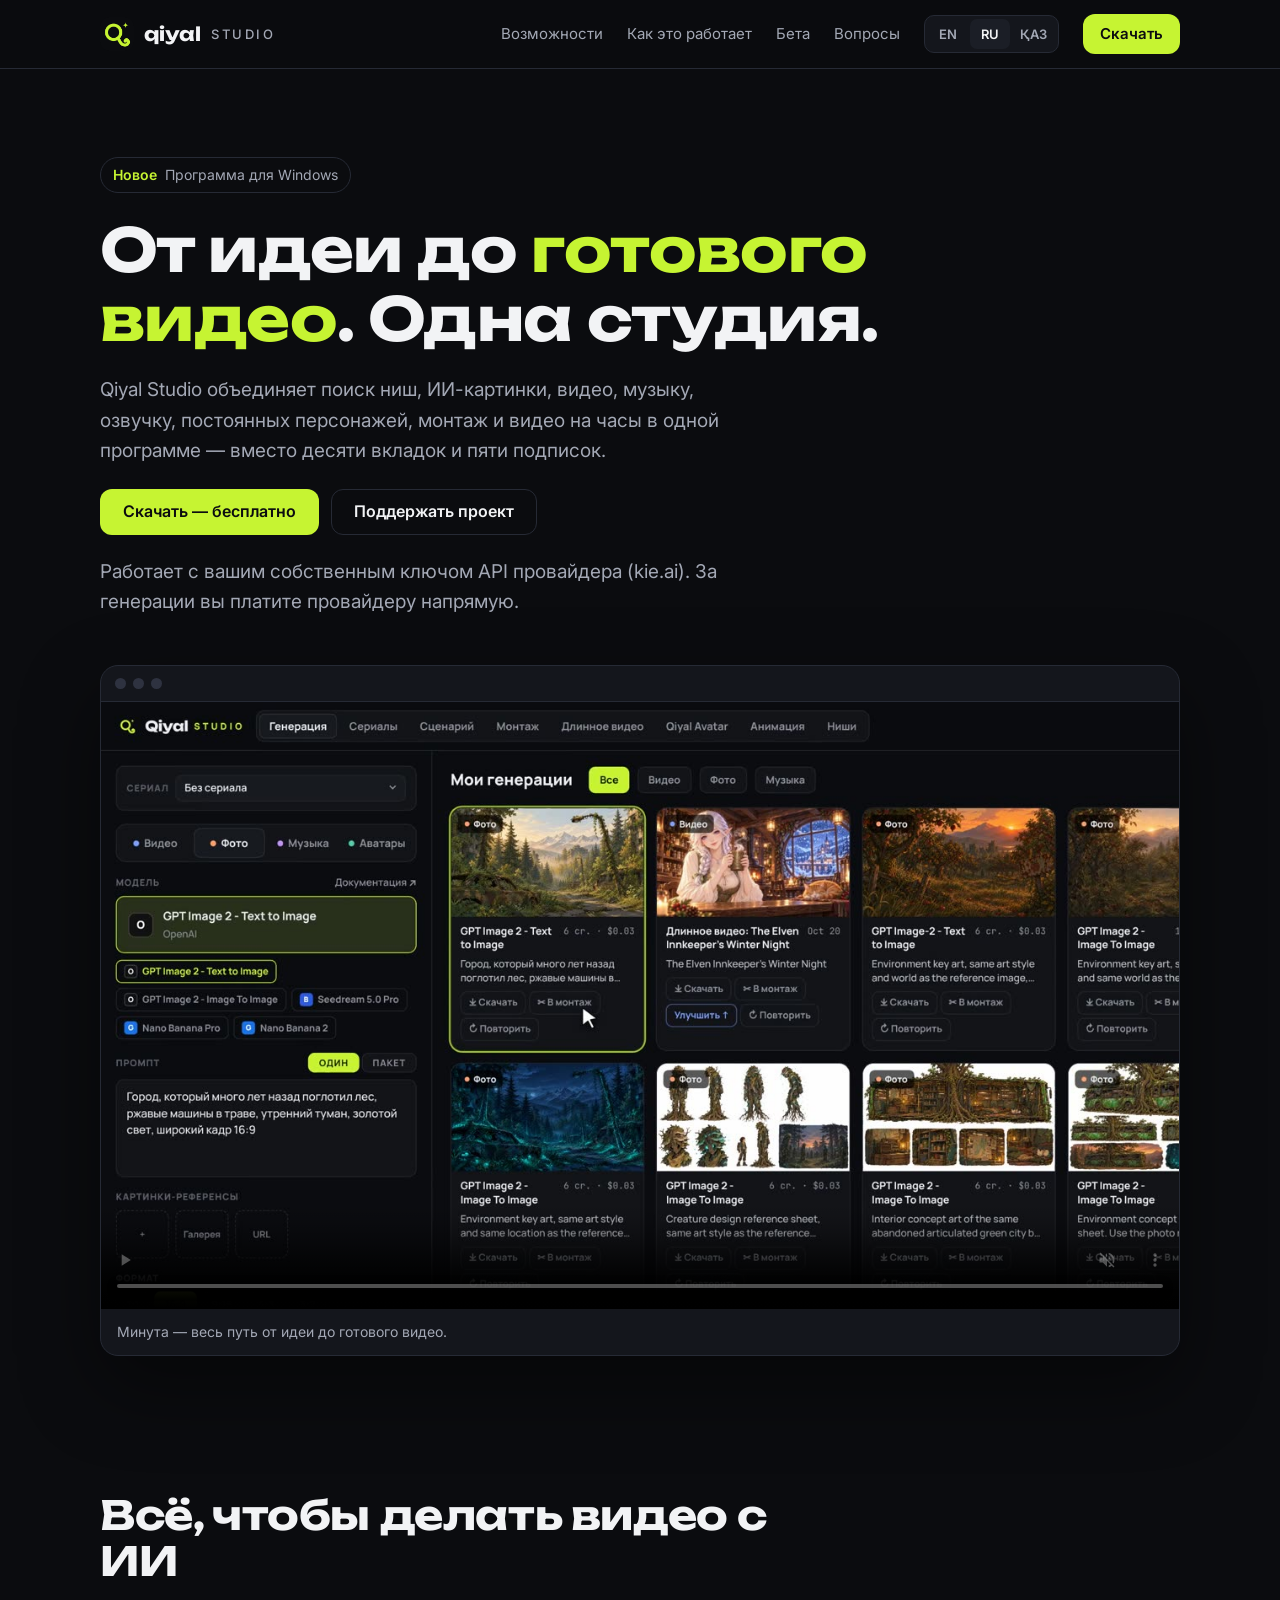
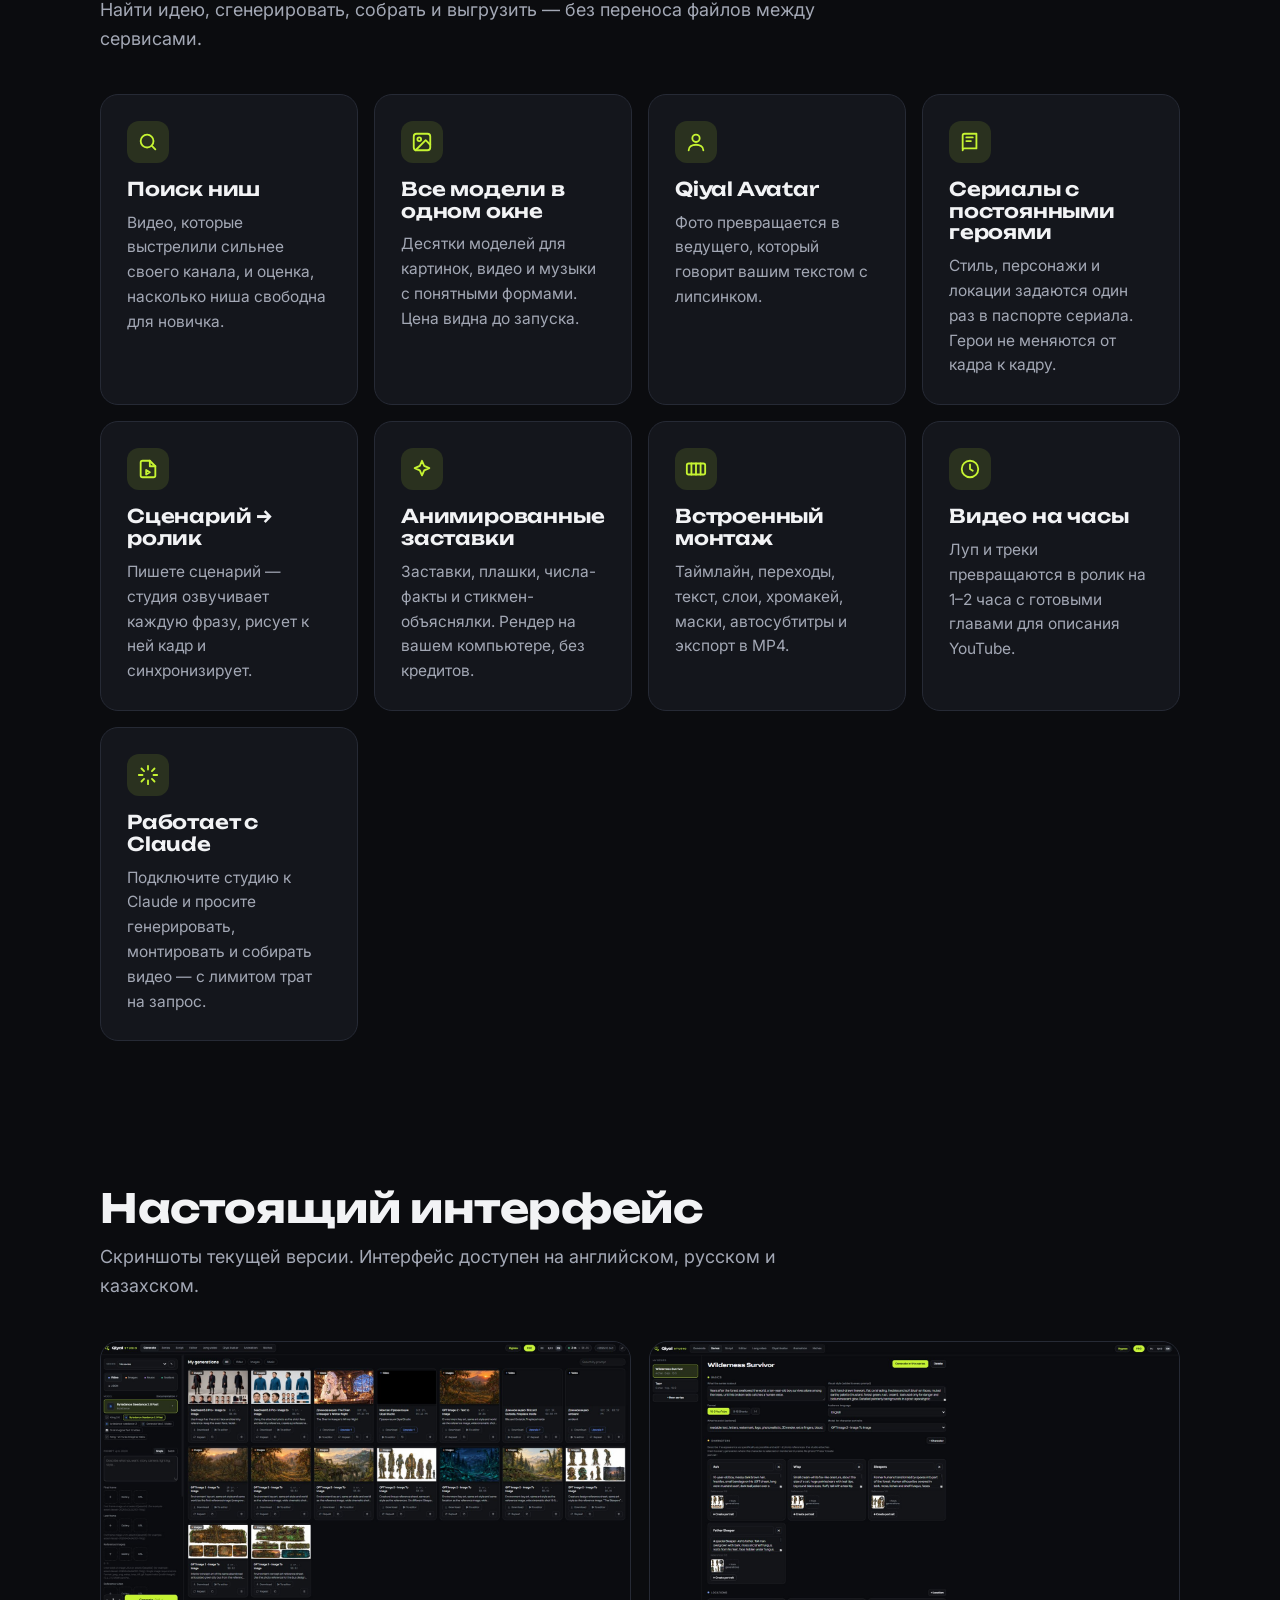
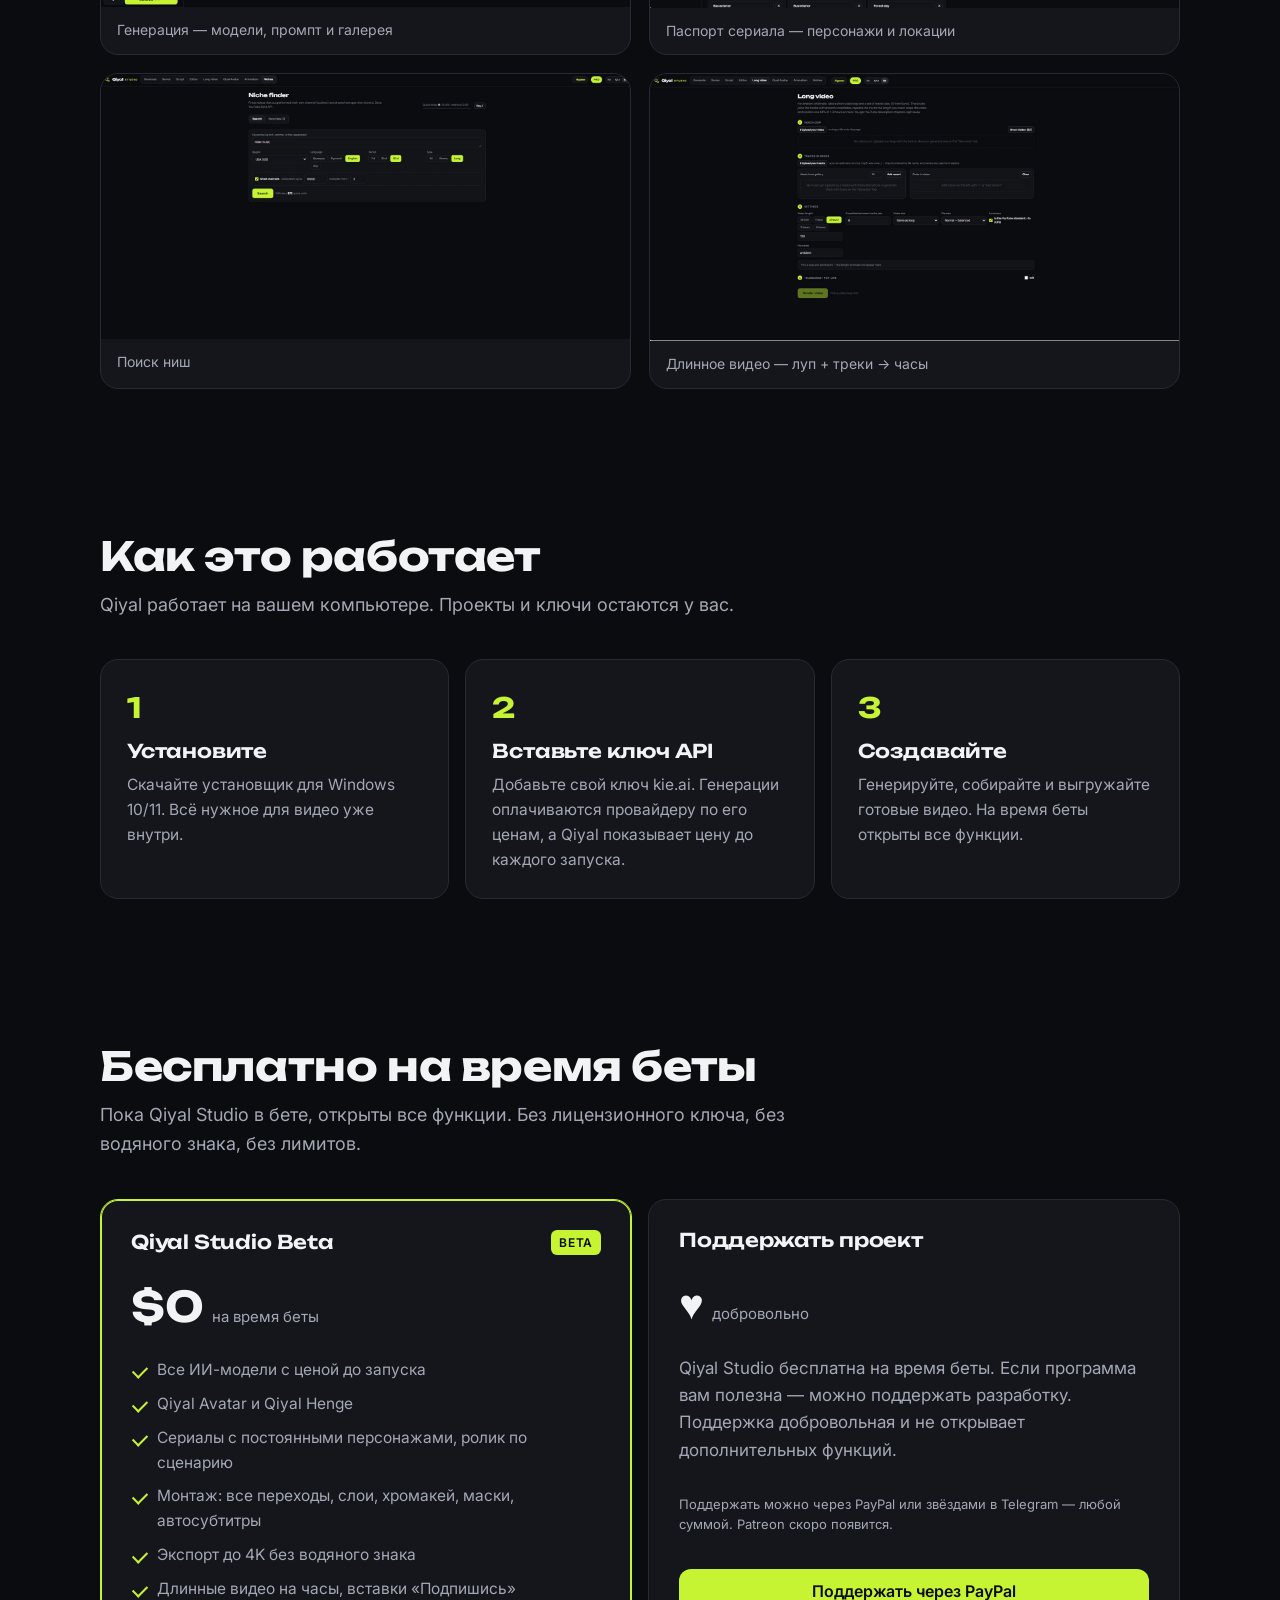
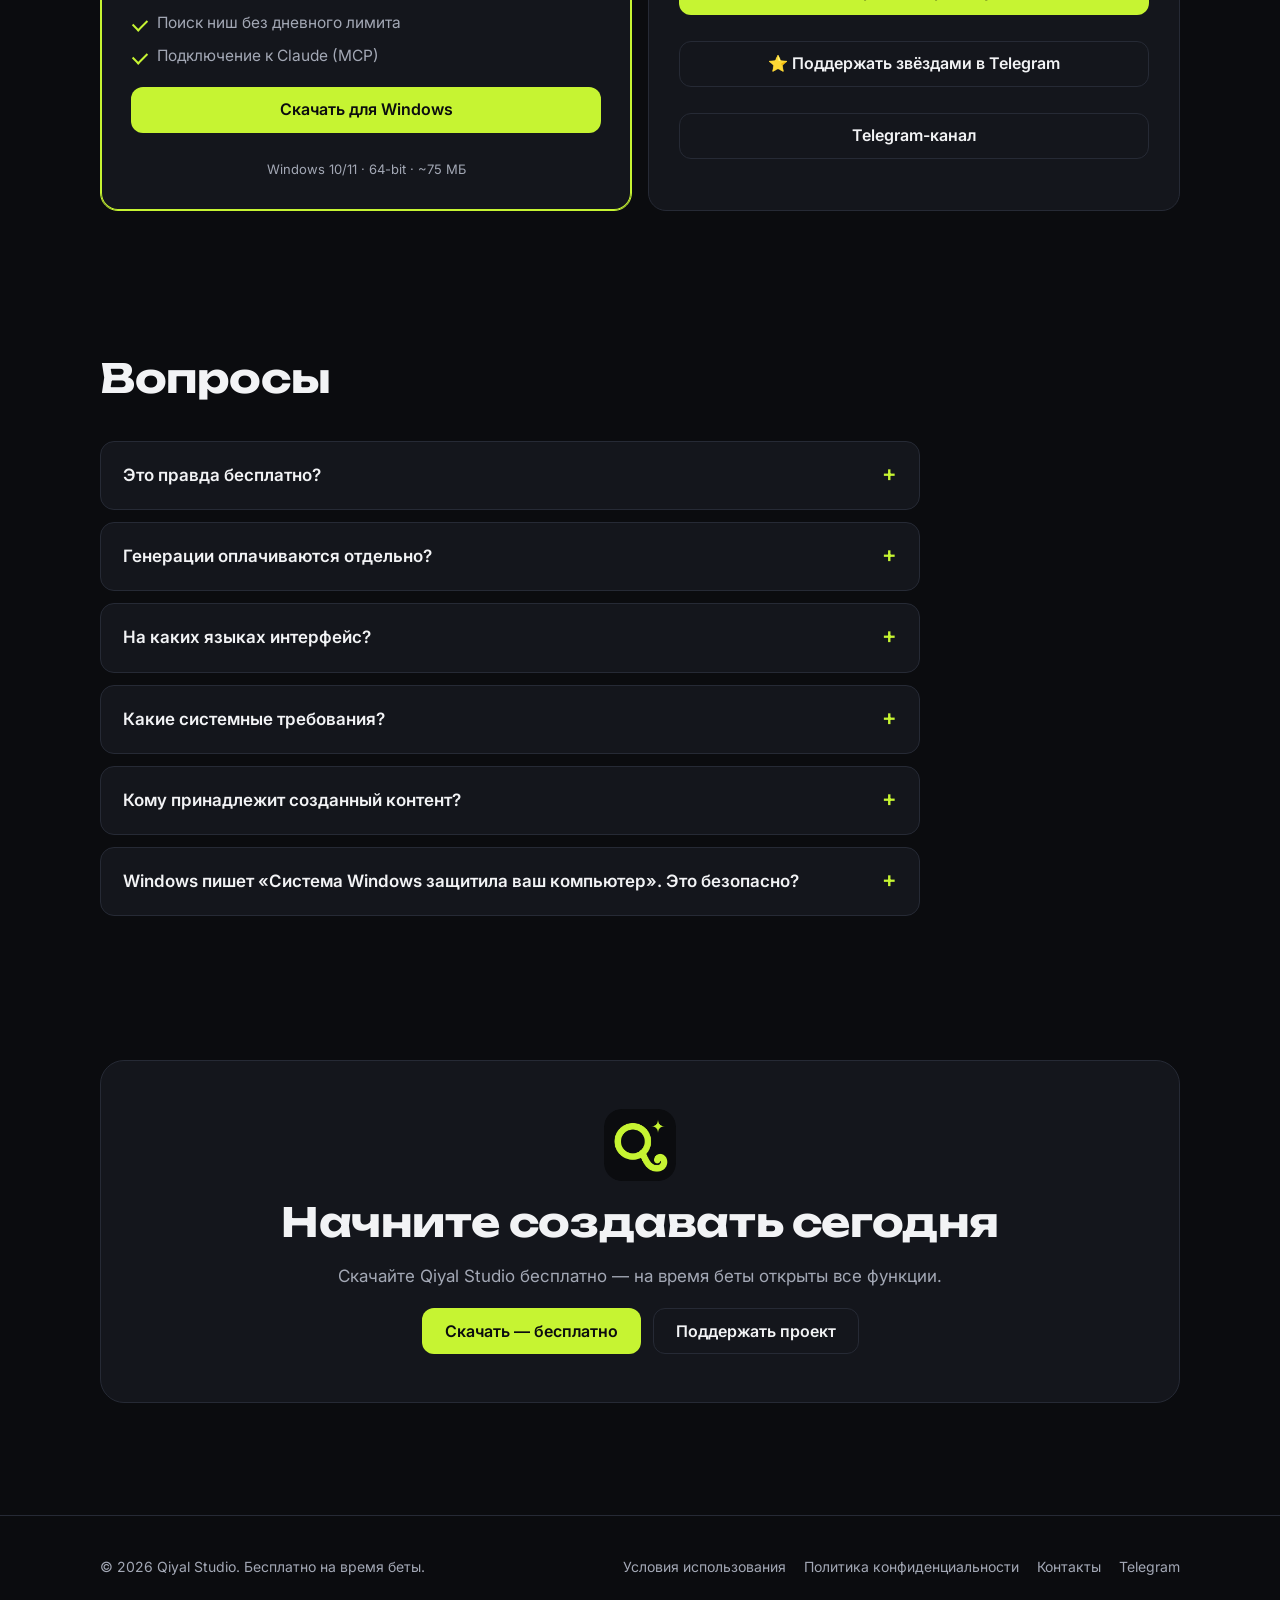
<file: ru/index.html>
<!doctype html>
<html lang="ru">
<head>
<meta charset="utf-8">
<meta name="viewport" content="width=device-width, initial-scale=1">
<title>Qiyal Studio — студия ИИ-контента для Windows</title>
<meta name="description" content="Одна программа для ИИ-картинок, видео, музыки, озвучки, постоянных персонажей, монтажа и видео на часы. Работает с вашим ключом API.">
<link rel="icon" type="image/png" href="../assets/favicon.png">
<link rel="alternate" hreflang="en" href="../index.html"><link rel="alternate" hreflang="ru" href="../ru/index.html"><link rel="alternate" hreflang="kk" href="../kk/index.html">
<link rel="preconnect" href="https://fonts.googleapis.com">
<link rel="preconnect" href="https://fonts.gstatic.com" crossorigin>
<link href="https://fonts.googleapis.com/css2?family=Inter:wght@400;500;600&family=Unbounded:wght@600;700&display=swap" rel="stylesheet">
<link rel="stylesheet" href="../style.css">
</head>
<body><header class="nav"><div class="wrap">
<a class="brand" href="index.html"><img src="../assets/logo.png" alt="">qiyal <span>studio</span></a>
<nav class="nav-links" aria-label="Main"><a href="#features">Возможности</a><a href="#how">Как это работает</a><a href="#pricing">Бета</a><a href="#faq">Вопросы</a><div class="langsw" role="group" aria-label="Language"><a href="../index.html" data-lang="en">EN</a><a href="../ru/index.html" data-lang="ru" class="on" aria-current="true">RU</a><a href="../kk/index.html" data-lang="kk">ҚАЗ</a></div><a class="btn btn-primary btn-sm" href="https://github.com/zhnurken/qiyal-site/releases/latest/download/QiyalStudio-Setup.exe" download>Скачать</a></nav>
</div></header>
<main>
<section class="hero"><div class="wrap">
 <div class="hero-copy">
  <span class="eyebrow"><b>Новое</b> Программа для Windows</span>
  <h1>От идеи до <em>готового видео</em>. Одна студия.</h1>
  <p>Qiyal Studio объединяет поиск ниш, ИИ-картинки, видео, музыку, озвучку, постоянных персонажей, монтаж и видео на часы в одной программе — вместо десяти вкладок и пяти подписок.</p>
  <div class="cta-row"><a class="btn btn-primary" href="https://github.com/zhnurken/qiyal-site/releases/latest/download/QiyalStudio-Setup.exe" download>Скачать — бесплатно</a><a class="btn btn-ghost" href="#support">Поддержать проект</a></div>
  <p class="note">Работает с вашим собственным ключом API провайдера (kie.ai). За генерации вы платите провайдеру напрямую.</p>
 </div>
 <figure class="shot videoshot"><div class="shot-bar" aria-hidden="true"><i></i><i></i><i></i></div>
  <video src="../assets/promo_ru.mp4" poster="../assets/poster_ru.jpg" autoplay muted loop playsinline controls preload="metadata" width="1280" height="720"></video>
  <figcaption>Минута — весь путь от идеи до готового видео.</figcaption></figure>
</div></section>

<section id="features"><div class="wrap">
 <div class="section-head"><h2>Всё, чтобы делать видео с ИИ</h2><p>Найти идею, сгенерировать, собрать и выгрузить — без переноса файлов между сервисами.</p></div>
 <div class="grid"><article class="card"><div class="icon"><svg viewBox="0 0 24 24" fill="none" stroke="currentColor" stroke-width="2" stroke-linecap="round" stroke-linejoin="round" aria-hidden="true"><circle cx="11" cy="11" r="7"/><path d="m20 20-3.5-3.5"/></svg></div><h3>Поиск ниш</h3><p>Видео, которые выстрелили сильнее своего канала, и оценка, насколько ниша свободна для новичка.</p></article><article class="card"><div class="icon"><svg viewBox="0 0 24 24" fill="none" stroke="currentColor" stroke-width="2" stroke-linecap="round" stroke-linejoin="round" aria-hidden="true"><rect x="3" y="3" width="18" height="18" rx="3"/><circle cx="9" cy="9" r="2"/><path d="m21 15-5-5L5 21"/></svg></div><h3>Все модели в одном окне</h3><p>Десятки моделей для картинок, видео и музыки с понятными формами. Цена видна до запуска.</p></article><article class="card"><div class="icon"><svg viewBox="0 0 24 24" fill="none" stroke="currentColor" stroke-width="2" stroke-linecap="round" stroke-linejoin="round" aria-hidden="true"><circle cx="12" cy="8" r="4"/><path d="M4 21c0-4 4-6 8-6s8 2 8 6"/></svg></div><h3>Qiyal Avatar</h3><p>Фото превращается в ведущего, который говорит вашим текстом с липсинком.</p></article><article class="card"><div class="icon"><svg viewBox="0 0 24 24" fill="none" stroke="currentColor" stroke-width="2" stroke-linecap="round" stroke-linejoin="round" aria-hidden="true"><path d="M4 19.5V5a2 2 0 0 1 2-2h13v16H6a2 2 0 0 0-2 2"/><path d="M8 7h7M8 11h5"/></svg></div><h3>Сериалы с постоянными героями</h3><p>Стиль, персонажи и локации задаются один раз в паспорте сериала. Герои не меняются от кадра к кадру.</p></article><article class="card"><div class="icon"><svg viewBox="0 0 24 24" fill="none" stroke="currentColor" stroke-width="2" stroke-linecap="round" stroke-linejoin="round" aria-hidden="true"><path d="M14 3H6a2 2 0 0 0-2 2v14a2 2 0 0 0 2 2h12a2 2 0 0 0 2-2V9z"/><path d="M14 3v6h6"/><path d="m10 13 4 2.5-4 2.5z"/></svg></div><h3>Сценарий → ролик</h3><p>Пишете сценарий — студия озвучивает каждую фразу, рисует к ней кадр и синхронизирует.</p></article><article class="card"><div class="icon"><svg viewBox="0 0 24 24" fill="none" stroke="currentColor" stroke-width="2" stroke-linecap="round" stroke-linejoin="round" aria-hidden="true"><path d="M12 3l2.4 5.6L20 11l-5.6 2.4L12 19l-2.4-5.6L4 11l5.6-2.4z"/></svg></div><h3>Анимированные заставки</h3><p>Заставки, плашки, числа-факты и стикмен-объяснялки. Рендер на вашем компьютере, без кредитов.</p></article><article class="card"><div class="icon"><svg viewBox="0 0 24 24" fill="none" stroke="currentColor" stroke-width="2" stroke-linecap="round" stroke-linejoin="round" aria-hidden="true"><rect x="2" y="6" width="20" height="12" rx="2"/><path d="M7 6v12M12 6v12M17 6v12"/></svg></div><h3>Встроенный монтаж</h3><p>Таймлайн, переходы, текст, слои, хромакей, маски, автосубтитры и экспорт в MP4.</p></article><article class="card"><div class="icon"><svg viewBox="0 0 24 24" fill="none" stroke="currentColor" stroke-width="2" stroke-linecap="round" stroke-linejoin="round" aria-hidden="true"><circle cx="12" cy="12" r="9"/><path d="M12 7v5l3 2"/></svg></div><h3>Видео на часы</h3><p>Луп и треки превращаются в ролик на 1–2 часа с готовыми главами для описания YouTube.</p></article><article class="card"><div class="icon"><svg viewBox="0 0 24 24" fill="none" stroke="currentColor" stroke-width="2" stroke-linecap="round" stroke-linejoin="round" aria-hidden="true"><path d="M12 2v4M12 18v4M4.9 4.9l2.8 2.8M16.3 16.3l2.8 2.8M2 12h4M18 12h4M4.9 19.1l2.8-2.8M16.3 7.7l2.8-2.8"/></svg></div><h3>Работает с Claude</h3><p>Подключите студию к Claude и просите генерировать, монтировать и собирать видео — с лимитом трат на запрос.</p></article></div>
</div></section>

<section><div class="wrap">
 <div class="section-head"><h2>Настоящий интерфейс</h2><p>Скриншоты текущей версии. Интерфейс доступен на английском, русском и казахском.</p></div>
 <div class="shots"><figure class="shotfig"><img src="../assets/screens/generate.jpg" alt="Генерация — модели, промпт и галерея" loading="lazy" width="1600" height="800"><figcaption>Генерация — модели, промпт и галерея</figcaption></figure><figure class="shotfig"><img src="../assets/screens/series.jpg" alt="Паспорт сериала — персонажи и локации" loading="lazy" width="1600" height="800"><figcaption>Паспорт сериала — персонажи и локации</figcaption></figure><figure class="shotfig"><img src="../assets/screens/niches.jpg" alt="Поиск ниш" loading="lazy" width="1600" height="800"><figcaption>Поиск ниш</figcaption></figure><figure class="shotfig"><img src="../assets/screens/long.jpg" alt="Длинное видео — луп + треки → часы" loading="lazy" width="1600" height="800"><figcaption>Длинное видео — луп + треки → часы</figcaption></figure></div>
</div></section>

<section id="how"><div class="wrap">
 <div class="section-head"><h2>Как это работает</h2><p>Qiyal работает на вашем компьютере. Проекты и ключи остаются у вас.</p></div>
 <div class="steps"><div class="step"><h3>Установите</h3><p>Скачайте установщик для Windows 10/11. Всё нужное для видео уже внутри.</p></div><div class="step"><h3>Вставьте ключ API</h3><p>Добавьте свой ключ kie.ai. Генерации оплачиваются провайдеру по его ценам, а Qiyal показывает цену до каждого запуска.</p></div><div class="step"><h3>Создавайте</h3><p>Генерируйте, собирайте и выгружайте готовые видео. На время беты открыты все функции.</p></div></div>
</div></section>

<section id="pricing"><div class="wrap">
 <div class="section-head"><h2>Бесплатно на время беты</h2><p>Пока Qiyal Studio в бете, открыты все функции. Без лицензионного ключа, без водяного знака, без лимитов.</p></div>
 <div class="plans" style="grid-template-columns:repeat(auto-fit,minmax(min(320px,100%),1fr))">
  <div class="plan featured"><div class="plan-top"><h3>Qiyal Studio Beta</h3><span class="tag">BETA</span></div><div class="price"><b>$0</b><span>на время беты</span></div><ul><li>Все ИИ-модели с ценой до запуска</li><li>Qiyal Avatar и Qiyal Henge</li><li>Сериалы с постоянными персонажами, ролик по сценарию</li><li>Монтаж: все переходы, слои, хромакей, маски, автосубтитры</li><li>Экспорт до 4K без водяного знака</li><li>Длинные видео на часы, вставки «Подпишись»</li><li>Поиск ниш без дневного лимита</li><li>Подключение к Claude (MCP)</li></ul><a class="btn btn-primary" id="download" href="https://github.com/zhnurken/qiyal-site/releases/latest/download/QiyalStudio-Setup.exe" download>Скачать для Windows</a><p class="muted" style="font-size:13px;margin-top:8px;text-align:center">Windows 10/11 · 64-bit · ~75 МБ</p></div>
  <div class="plan" id="support"><div class="plan-top"><h3>Поддержать проект</h3></div><div class="price"><b>♥</b><span>добровольно</span></div><p class="muted" style="margin:0 0 12px">Qiyal Studio бесплатна на время беты. Если программа вам полезна — можно поддержать разработку. Поддержка добровольная и не открывает дополнительных функций.</p><p class="muted" style="font-size:13px;margin:0 0 16px">Поддержать можно через PayPal или звёздами в Telegram — любой суммой. Patreon скоро появится.</p><a class="btn btn-primary" href="https://paypal.me/qiyalstudio" target="_blank" rel="noopener">Поддержать через PayPal</a><a class="btn btn-ghost" style="margin-top:8px" href="https://t.me/qiyal_studio/13" target="_blank" rel="noopener">⭐ Поддержать звёздами в Telegram</a><a class="btn btn-ghost" style="margin-top:8px" href="https://t.me/qiyal_studio">Telegram-канал</a></div>
 </div>
</div></section>

<section id="faq"><div class="wrap"><div class="section-head"><h2>Вопросы</h2></div><div class="faq"><details><summary>Это правда бесплатно?</summary><p>Да. На время беты все функции открыты для всех — без лицензионного ключа и водяного знака. Если после беты появятся платные тарифы, мы заранее об этом сообщим, а всё, что вы создали, останется вашим.</p></details><details><summary>Генерации оплачиваются отдельно?</summary><p>Да. Qiyal работает с вашим ключом API провайдера (kie.ai), генерации оплачиваются провайдеру по его ценам. Qiyal показывает цену перед каждым запуском. Сама Qiyal Studio на время беты бесплатна.</p></details><details><summary>На каких языках интерфейс?</summary><p>На английском, русском и казахском. Язык можно переключить в любой момент в верхней панели.</p></details><details><summary>Какие системные требования?</summary><p>Windows 10 или 11 (64-бит) и интернет для ИИ-генерации. Монтаж, анимация и экспорт работают на вашем компьютере.</p></details><details><summary>Кому принадлежит созданный контент?</summary><p>Вам. Права на ИИ-результаты также зависят от условий провайдера и конкретной модели.</p></details><details><summary>Windows пишет «Система Windows защитила ваш компьютер». Это безопасно?</summary><p>Да. Такое предупреждение появляется у новых программ, которые пока мало скачивали. Нажмите <b>Подробнее</b> → <b>Выполнить в любом случае</b>. Установщик скачивается напрямую с нашей официальной страницы GitHub.</p></details></div></div></section>

<section><div class="wrap"><div class="cta">
 <img src="../assets/logo.png" alt="" width="72" height="72" style="border-radius:18px">
 <h2>Начните создавать сегодня</h2><p class="muted">Скачайте Qiyal Studio бесплатно — на время беты открыты все функции.</p>
 <div class="cta-row" style="justify-content:center"><a class="btn btn-primary" href="https://github.com/zhnurken/qiyal-site/releases/latest/download/QiyalStudio-Setup.exe" download>Скачать — бесплатно</a><a class="btn btn-ghost" href="#support">Поддержать проект</a></div>
</div></div></section>
</main>
<footer><div class="wrap">
<div>© 2026 Qiyal Studio. Бесплатно на время беты.</div>
<nav aria-label="Legal"><a href="terms.html">Условия использования</a><a href="privacy.html">Политика конфиденциальности</a><a href="mailto:studioqiyal@gmail.com">Контакты</a><a href="https://t.me/qiyal_studio">Telegram</a></nav>
</div></footer>
<script>
document.querySelectorAll('.langsw a').forEach(a=>a.addEventListener('click',()=>{try{localStorage.setItem('qiyal_lang',a.dataset.lang)}catch(e){}}));
</script>
</body></html>
</file>
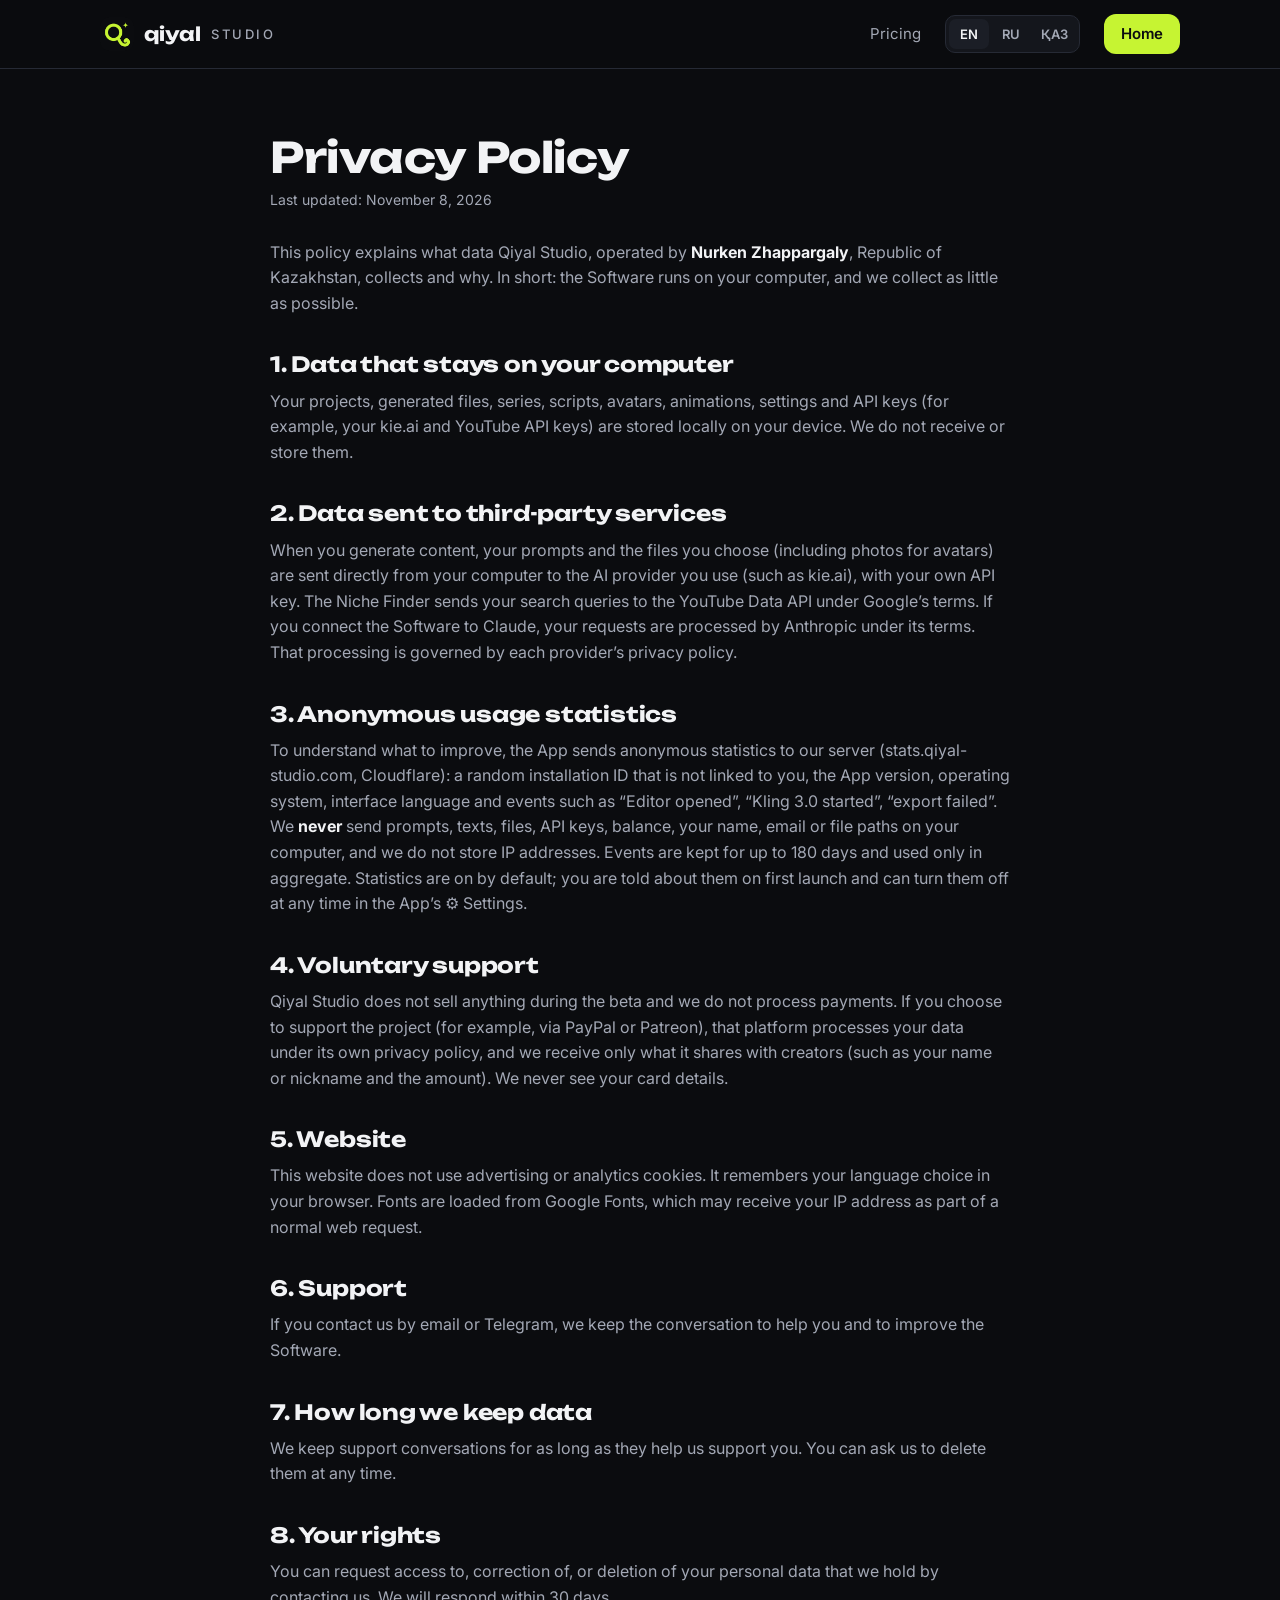
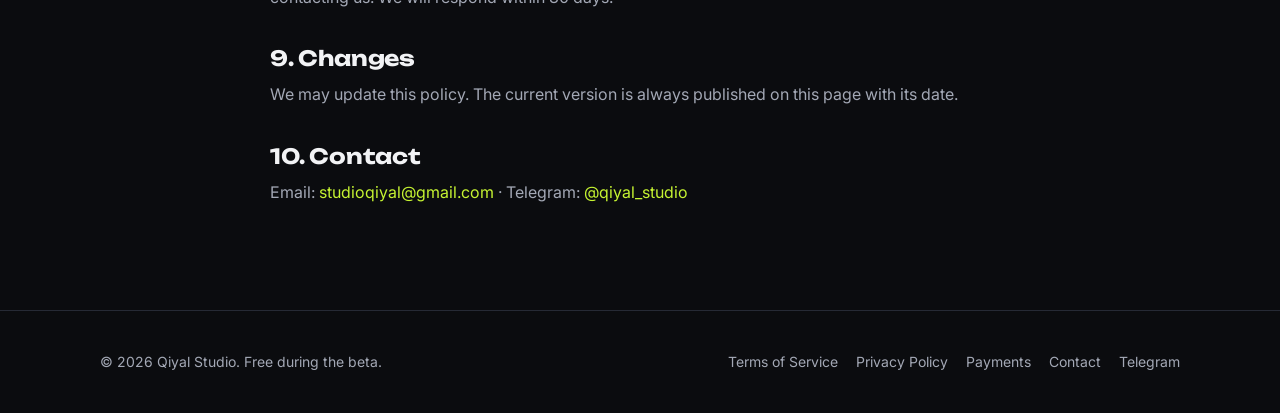
<file: privacy.html>
<!doctype html>
<html lang="en">
<head>
<meta charset="utf-8">
<meta name="viewport" content="width=device-width, initial-scale=1">
<title>Privacy Policy — Qiyal Studio</title>
<meta name="description" content="Privacy Policy">
<link rel="icon" type="image/png" href="assets/favicon.png">
<link rel="alternate" hreflang="en" href="index.html"><link rel="alternate" hreflang="ru" href="ru/index.html"><link rel="alternate" hreflang="kk" href="kk/index.html">
<link rel="preconnect" href="https://fonts.googleapis.com">
<link rel="preconnect" href="https://fonts.gstatic.com" crossorigin>
<link href="https://fonts.googleapis.com/css2?family=Inter:wght@400;500;600&family=Unbounded:wght@600;700&display=swap" rel="stylesheet">
<link rel="stylesheet" href="style.css">
</head>
<body><header class="nav"><div class="wrap">
<a class="brand" href="index.html"><img src="assets/logo.png" alt="">qiyal <span>studio</span></a>
<nav class="nav-links" aria-label="Main"><a href="index.html#pricing">Pricing</a><div class="langsw" role="group" aria-label="Language"><a href="privacy.html" data-lang="en" class="on" aria-current="true">EN</a><a href="ru/privacy.html" data-lang="ru">RU</a><a href="kk/privacy.html" data-lang="kk">ҚАЗ</a></div><a class="btn btn-primary btn-sm" href="index.html">Home</a></nav>
</div></header>
<main class="legal"><div class="wrap"><h1>Privacy Policy</h1><p class="updated">Last updated: November 8, 2026</p><p>This policy explains what data Qiyal Studio, operated by <strong>Nurken Zhappargaly</strong>, Republic of Kazakhstan, collects and why. In short: the Software runs on your computer, and we collect as little as possible.</p><h2>1. Data that stays on your computer</h2><p>Your projects, generated files, series, scripts, avatars, animations, settings and API keys (for example, your kie.ai and YouTube API keys) are stored locally on your device. We do not receive or store them.</p><h2>2. Data sent to third-party services</h2><p>When you generate content, your prompts and the files you choose (including photos for avatars) are sent directly from your computer to the AI provider you use (such as kie.ai), with your own API key. The Niche Finder sends your search queries to the YouTube Data API under Google’s terms. If you connect the Software to Claude, your requests are processed by Anthropic under its terms. That processing is governed by each provider’s privacy policy.</p><h2 id="stats">3. Anonymous usage statistics</h2><p>To understand what to improve, the App sends anonymous statistics to our server (stats.qiyal-studio.com, Cloudflare): a random installation ID that is not linked to you, the App version, operating system, interface language and events such as “Editor opened”, “Kling 3.0 started”, “export failed”. We <strong>never</strong> send prompts, texts, files, API keys, balance, your name, email or file paths on your computer, and we do not store IP addresses. Events are kept for up to 180 days and used only in aggregate. Statistics are on by default; you are told about them on first launch and can turn them off at any time in the App’s ⚙ Settings.</p><h2>4. Voluntary support</h2><p>Qiyal Studio does not sell anything during the beta and we do not process payments. If you choose to support the project (for example, via PayPal or Patreon), that platform processes your data under its own privacy policy, and we receive only what it shares with creators (such as your name or nickname and the amount). We never see your card details.</p><h2>5. Website</h2><p>This website does not use advertising or analytics cookies. It remembers your language choice in your browser. Fonts are loaded from Google Fonts, which may receive your IP address as part of a normal web request.</p><h2>6. Support</h2><p>If you contact us by email or Telegram, we keep the conversation to help you and to improve the Software.</p><h2>7. How long we keep data</h2><p>We keep support conversations for as long as they help us support you. You can ask us to delete them at any time.</p><h2>8. Your rights</h2><p>You can request access to, correction of, or deletion of your personal data that we hold by contacting us. We will respond within 30 days.</p><h2>9. Changes</h2><p>We may update this policy. The current version is always published on this page with its date.</p><h2>10. Contact</h2><p>Email: <a href="mailto:studioqiyal@gmail.com">studioqiyal@gmail.com</a> · Telegram: <a href="https://t.me/qiyal_studio">@qiyal_studio</a></p></div></main>
<footer><div class="wrap">
<div>© 2026 Qiyal Studio. Free during the beta.</div>
<nav aria-label="Legal"><a href="terms.html">Terms of Service</a><a href="privacy.html">Privacy Policy</a><a href="refund.html">Payments</a><a href="mailto:studioqiyal@gmail.com">Contact</a><a href="https://t.me/qiyal_studio">Telegram</a></nav>
</div></footer>
<script>
document.querySelectorAll('.langsw a').forEach(a=>a.addEventListener('click',()=>{try{localStorage.setItem('qiyal_lang',a.dataset.lang)}catch(e){}}));
</script></body></html>
</file>
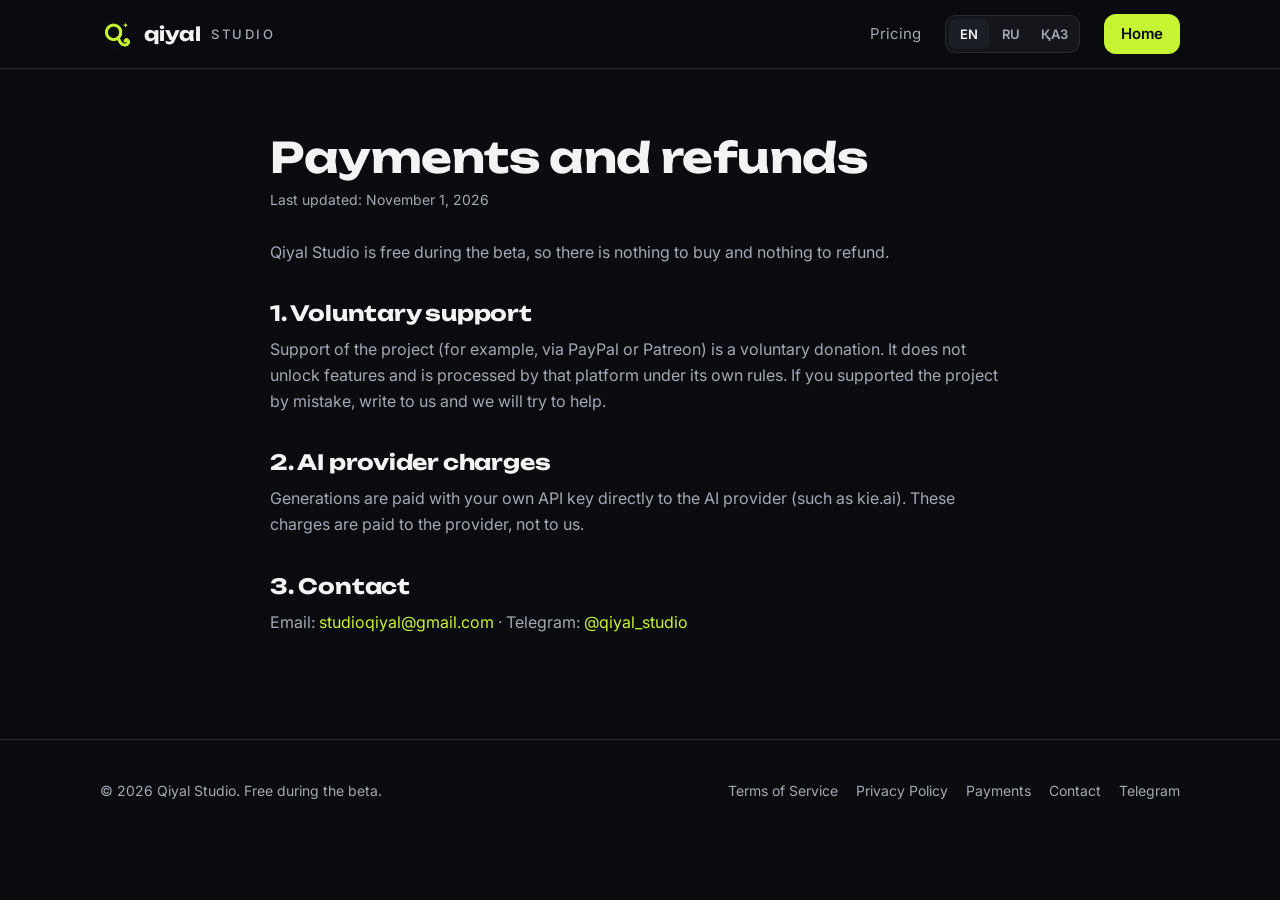
<file: refund.html>
<!doctype html>
<html lang="en">
<head>
<meta charset="utf-8">
<meta name="viewport" content="width=device-width, initial-scale=1">
<title>Payments and refunds — Qiyal Studio</title>
<meta name="description" content="Refund Policy">
<link rel="icon" type="image/png" href="assets/favicon.png">
<link rel="alternate" hreflang="en" href="index.html"><link rel="alternate" hreflang="ru" href="ru/index.html"><link rel="alternate" hreflang="kk" href="kk/index.html">
<link rel="preconnect" href="https://fonts.googleapis.com">
<link rel="preconnect" href="https://fonts.gstatic.com" crossorigin>
<link href="https://fonts.googleapis.com/css2?family=Inter:wght@400;500;600&family=Unbounded:wght@600;700&display=swap" rel="stylesheet">
<link rel="stylesheet" href="style.css">
</head>
<body><header class="nav"><div class="wrap">
<a class="brand" href="index.html"><img src="assets/logo.png" alt="">qiyal <span>studio</span></a>
<nav class="nav-links" aria-label="Main"><a href="index.html#pricing">Pricing</a><div class="langsw" role="group" aria-label="Language"><a href="refund.html" data-lang="en" class="on" aria-current="true">EN</a><a href="ru/refund.html" data-lang="ru">RU</a><a href="kk/refund.html" data-lang="kk">ҚАЗ</a></div><a class="btn btn-primary btn-sm" href="index.html">Home</a></nav>
</div></header>
<main class="legal"><div class="wrap"><h1>Payments and refunds</h1><p class="updated">Last updated: November 1, 2026</p><p>Qiyal Studio is free during the beta, so there is nothing to buy and nothing to refund.</p><h2>1. Voluntary support</h2><p>Support of the project (for example, via PayPal or Patreon) is a voluntary donation. It does not unlock features and is processed by that platform under its own rules. If you supported the project by mistake, write to us and we will try to help.</p><h2>2. AI provider charges</h2><p>Generations are paid with your own API key directly to the AI provider (such as kie.ai). These charges are paid to the provider, not to us.</p><h2>3. Contact</h2><p>Email: <a href="mailto:studioqiyal@gmail.com">studioqiyal@gmail.com</a> · Telegram: <a href="https://t.me/qiyal_studio">@qiyal_studio</a></p></div></main>
<footer><div class="wrap">
<div>© 2026 Qiyal Studio. Free during the beta.</div>
<nav aria-label="Legal"><a href="terms.html">Terms of Service</a><a href="privacy.html">Privacy Policy</a><a href="refund.html">Payments</a><a href="mailto:studioqiyal@gmail.com">Contact</a><a href="https://t.me/qiyal_studio">Telegram</a></nav>
</div></footer>
<script>
document.querySelectorAll('.langsw a').forEach(a=>a.addEventListener('click',()=>{try{localStorage.setItem('qiyal_lang',a.dataset.lang)}catch(e){}}));
</script></body></html>
</file>
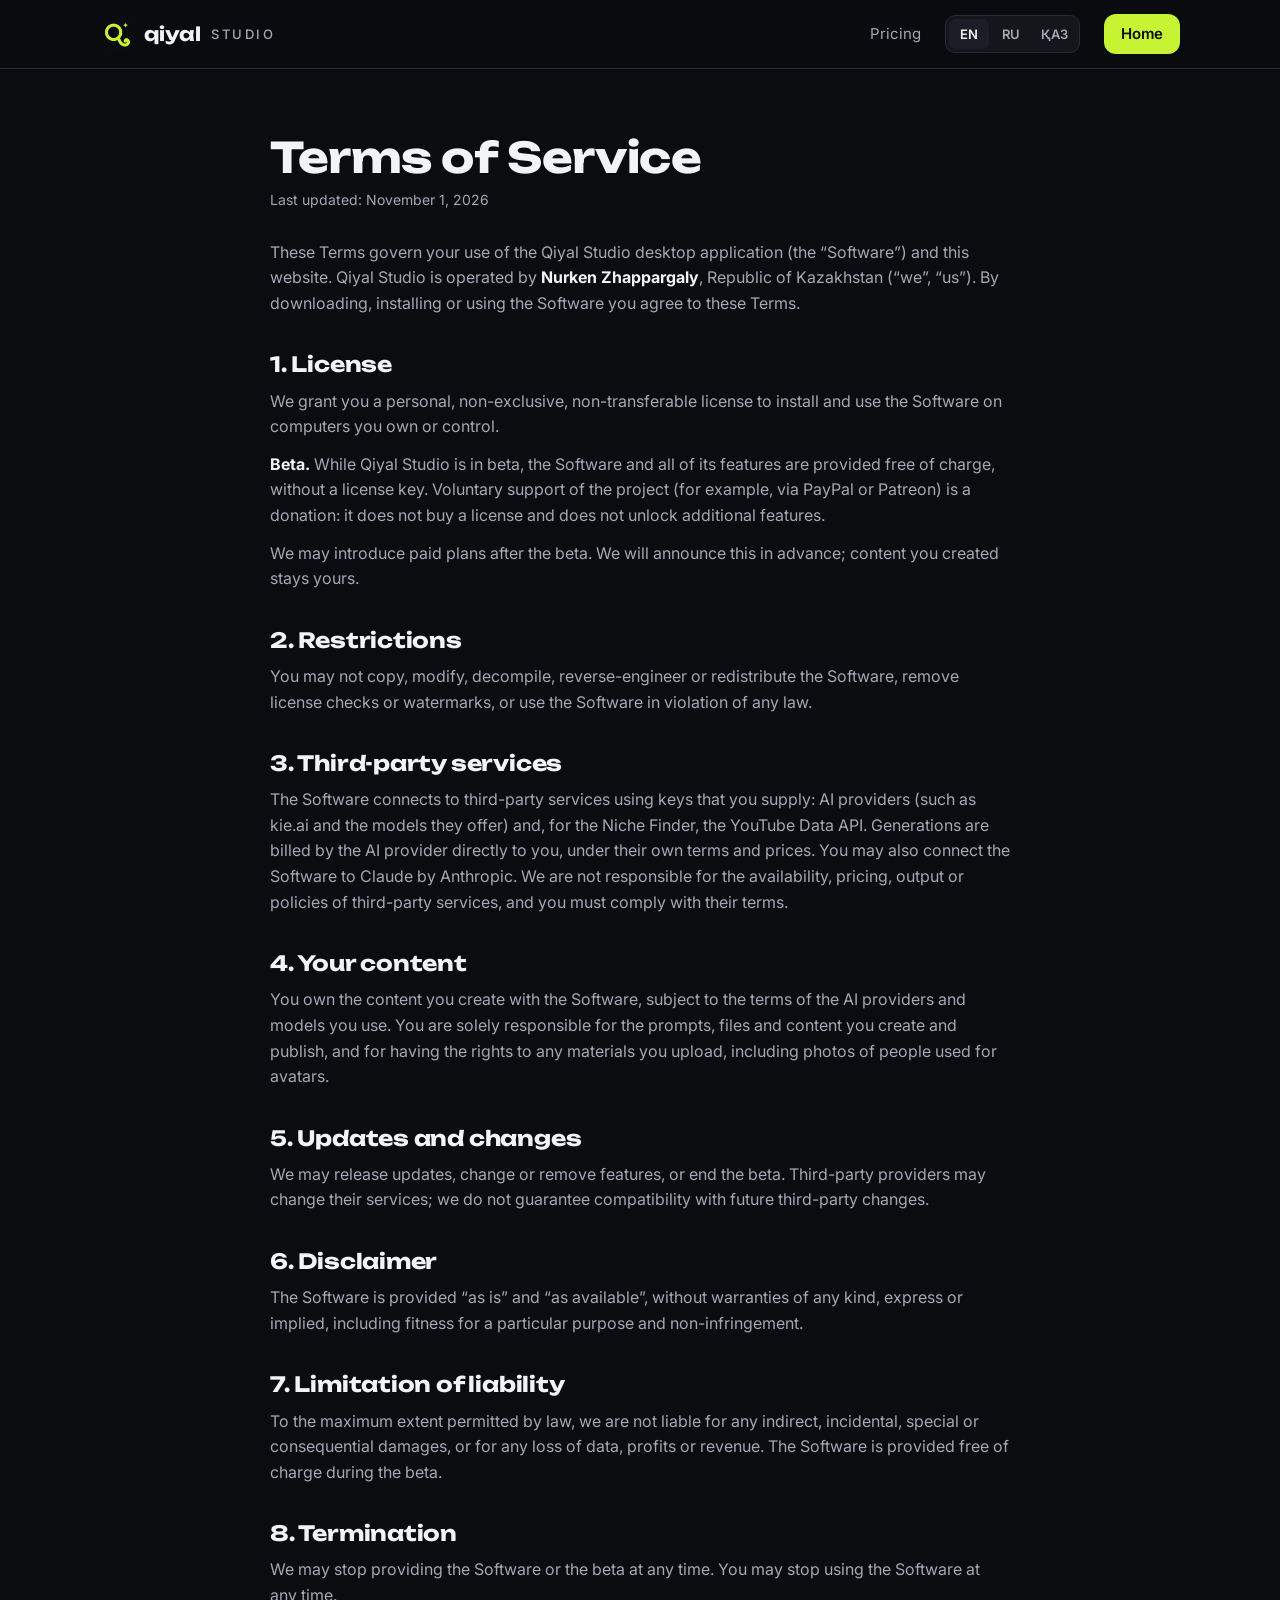
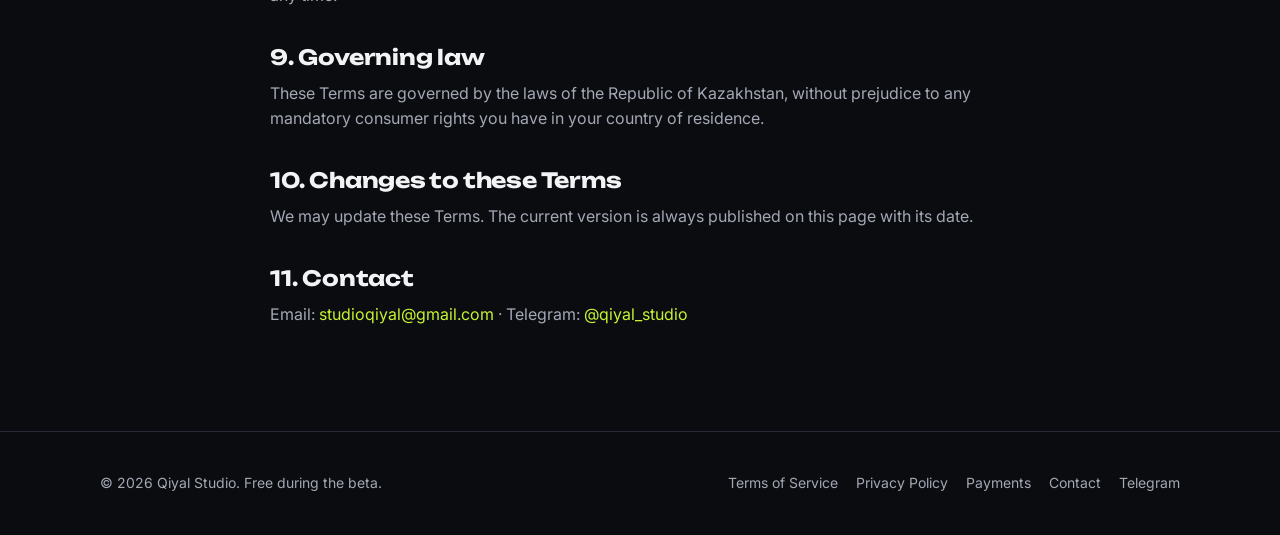
<file: terms.html>
<!doctype html>
<html lang="en">
<head>
<meta charset="utf-8">
<meta name="viewport" content="width=device-width, initial-scale=1">
<title>Terms of Service — Qiyal Studio</title>
<meta name="description" content="Terms of Service">
<link rel="icon" type="image/png" href="assets/favicon.png">
<link rel="alternate" hreflang="en" href="index.html"><link rel="alternate" hreflang="ru" href="ru/index.html"><link rel="alternate" hreflang="kk" href="kk/index.html">
<link rel="preconnect" href="https://fonts.googleapis.com">
<link rel="preconnect" href="https://fonts.gstatic.com" crossorigin>
<link href="https://fonts.googleapis.com/css2?family=Inter:wght@400;500;600&family=Unbounded:wght@600;700&display=swap" rel="stylesheet">
<link rel="stylesheet" href="style.css">
</head>
<body><header class="nav"><div class="wrap">
<a class="brand" href="index.html"><img src="assets/logo.png" alt="">qiyal <span>studio</span></a>
<nav class="nav-links" aria-label="Main"><a href="index.html#pricing">Pricing</a><div class="langsw" role="group" aria-label="Language"><a href="terms.html" data-lang="en" class="on" aria-current="true">EN</a><a href="ru/terms.html" data-lang="ru">RU</a><a href="kk/terms.html" data-lang="kk">ҚАЗ</a></div><a class="btn btn-primary btn-sm" href="index.html">Home</a></nav>
</div></header>
<main class="legal"><div class="wrap"><h1>Terms of Service</h1><p class="updated">Last updated: November 1, 2026</p><p>These Terms govern your use of the Qiyal Studio desktop application (the “Software”) and this website. Qiyal Studio is operated by <strong>Nurken Zhappargaly</strong>, Republic of Kazakhstan (“we”, “us”). By downloading, installing or using the Software you agree to these Terms.</p><h2>1. License</h2><p>We grant you a personal, non-exclusive, non-transferable license to install and use the Software on computers you own or control.</p><p><strong>Beta.</strong> While Qiyal Studio is in beta, the Software and all of its features are provided free of charge, without a license key. Voluntary support of the project (for example, via PayPal or Patreon) is a donation: it does not buy a license and does not unlock additional features.</p><p>We may introduce paid plans after the beta. We will announce this in advance; content you created stays yours.</p><h2>2. Restrictions</h2><p>You may not copy, modify, decompile, reverse-engineer or redistribute the Software, remove license checks or watermarks, or use the Software in violation of any law.</p><h2>3. Third-party services</h2><p>The Software connects to third-party services using keys that you supply: AI providers (such as kie.ai and the models they offer) and, for the Niche Finder, the YouTube Data API. Generations are billed by the AI provider directly to you, under their own terms and prices. You may also connect the Software to Claude by Anthropic. We are not responsible for the availability, pricing, output or policies of third-party services, and you must comply with their terms.</p><h2>4. Your content</h2><p>You own the content you create with the Software, subject to the terms of the AI providers and models you use. You are solely responsible for the prompts, files and content you create and publish, and for having the rights to any materials you upload, including photos of people used for avatars.</p><h2>5. Updates and changes</h2><p>We may release updates, change or remove features, or end the beta. Third-party providers may change their services; we do not guarantee compatibility with future third-party changes.</p><h2>6. Disclaimer</h2><p>The Software is provided “as is” and “as available”, without warranties of any kind, express or implied, including fitness for a particular purpose and non-infringement.</p><h2>7. Limitation of liability</h2><p>To the maximum extent permitted by law, we are not liable for any indirect, incidental, special or consequential damages, or for any loss of data, profits or revenue. The Software is provided free of charge during the beta.</p><h2>8. Termination</h2><p>We may stop providing the Software or the beta at any time. You may stop using the Software at any time.</p><h2>9. Governing law</h2><p>These Terms are governed by the laws of the Republic of Kazakhstan, without prejudice to any mandatory consumer rights you have in your country of residence.</p><h2>10. Changes to these Terms</h2><p>We may update these Terms. The current version is always published on this page with its date.</p><h2>11. Contact</h2><p>Email: <a href="mailto:studioqiyal@gmail.com">studioqiyal@gmail.com</a> · Telegram: <a href="https://t.me/qiyal_studio">@qiyal_studio</a></p></div></main>
<footer><div class="wrap">
<div>© 2026 Qiyal Studio. Free during the beta.</div>
<nav aria-label="Legal"><a href="terms.html">Terms of Service</a><a href="privacy.html">Privacy Policy</a><a href="refund.html">Payments</a><a href="mailto:studioqiyal@gmail.com">Contact</a><a href="https://t.me/qiyal_studio">Telegram</a></nav>
</div></footer>
<script>
document.querySelectorAll('.langsw a').forEach(a=>a.addEventListener('click',()=>{try{localStorage.setItem('qiyal_lang',a.dataset.lang)}catch(e){}}));
</script></body></html>
</file>
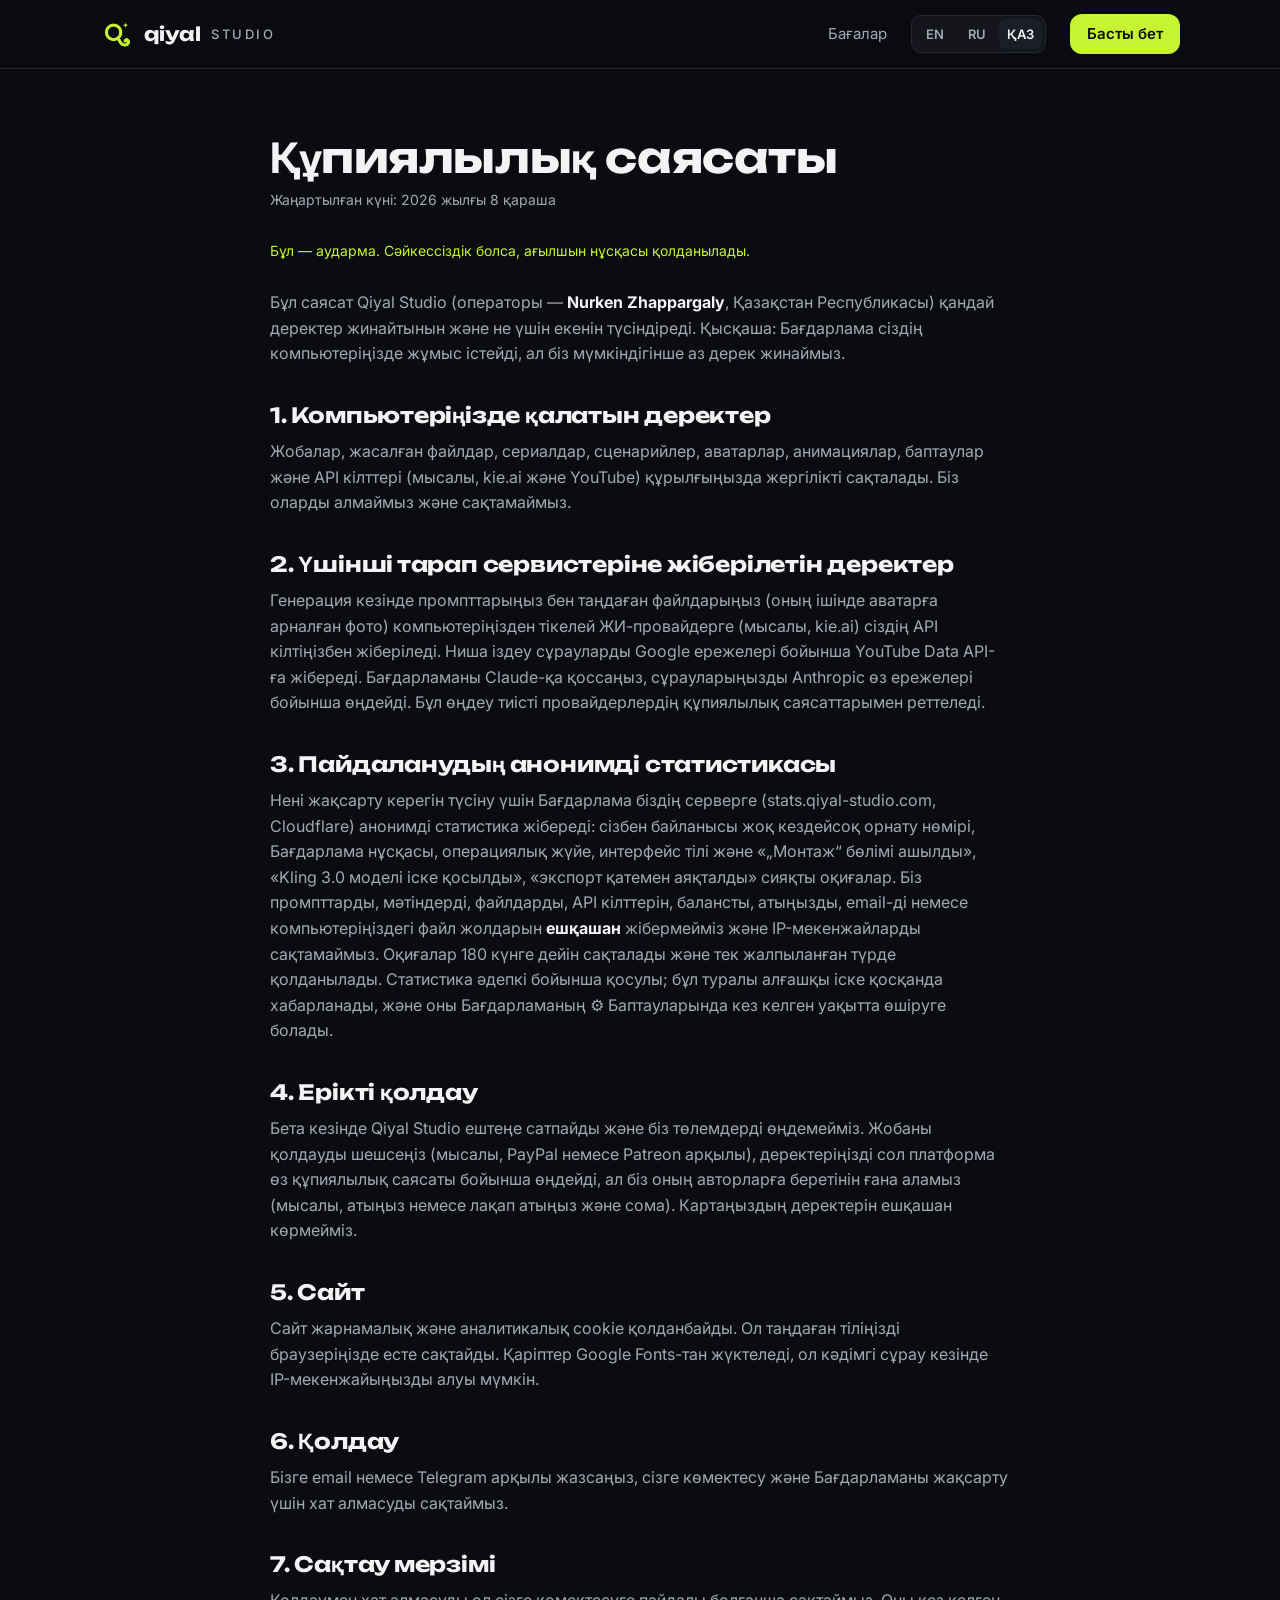
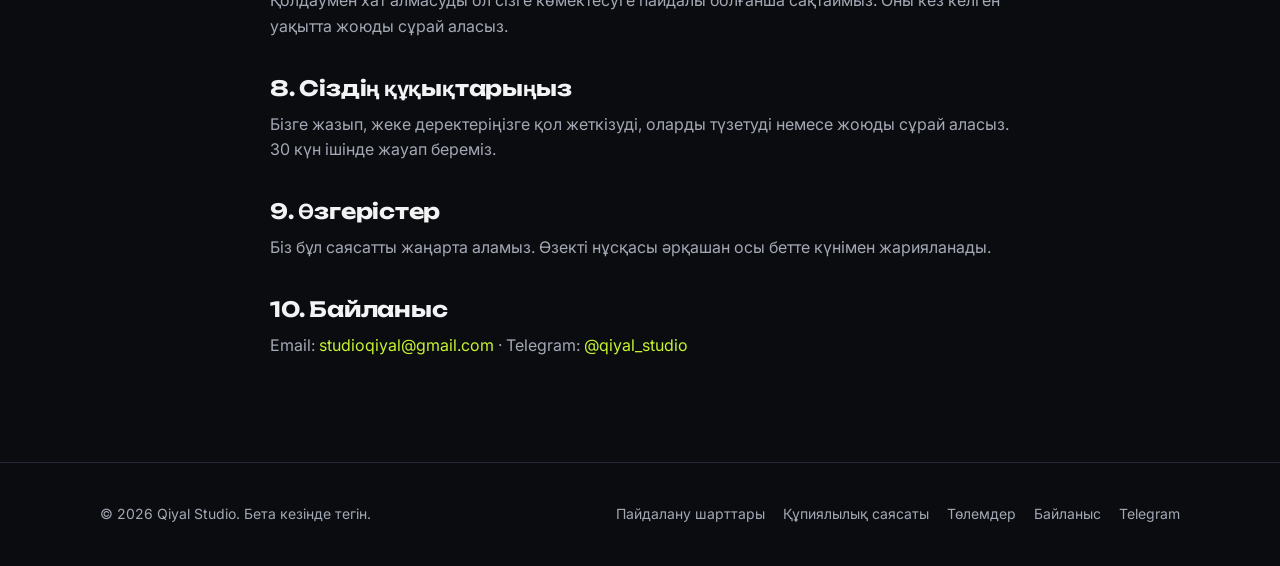
<file: kk/privacy.html>
<!doctype html>
<html lang="kk">
<head>
<meta charset="utf-8">
<meta name="viewport" content="width=device-width, initial-scale=1">
<title>Құпиялылық саясаты — Qiyal Studio</title>
<meta name="description" content="Құпиялылық саясаты">
<link rel="icon" type="image/png" href="../assets/favicon.png">
<link rel="alternate" hreflang="en" href="../index.html"><link rel="alternate" hreflang="ru" href="../ru/index.html"><link rel="alternate" hreflang="kk" href="../kk/index.html">
<link rel="preconnect" href="https://fonts.googleapis.com">
<link rel="preconnect" href="https://fonts.gstatic.com" crossorigin>
<link href="https://fonts.googleapis.com/css2?family=Inter:wght@400;500;600&family=Unbounded:wght@600;700&display=swap" rel="stylesheet">
<link rel="stylesheet" href="../style.css">
</head>
<body><header class="nav"><div class="wrap">
<a class="brand" href="index.html"><img src="../assets/logo.png" alt="">qiyal <span>studio</span></a>
<nav class="nav-links" aria-label="Main"><a href="index.html#pricing">Бағалар</a><div class="langsw" role="group" aria-label="Language"><a href="../privacy.html" data-lang="en">EN</a><a href="../ru/privacy.html" data-lang="ru">RU</a><a href="../kk/privacy.html" data-lang="kk" class="on" aria-current="true">ҚАЗ</a></div><a class="btn btn-primary btn-sm" href="index.html">Басты бет</a></nav>
</div></header>
<main class="legal"><div class="wrap"><h1>Құпиялылық саясаты</h1><p class="updated">Жаңартылған күні: 2026 жылғы 8 қараша</p><p class="updated" style="color:var(--accent)">Бұл — аударма. Сәйкессіздік болса, <a href="../privacy.html">ағылшын нұсқасы</a> қолданылады.</p><p>Бұл саясат Qiyal Studio (операторы — <strong>Nurken Zhappargaly</strong>, Қазақстан Республикасы) қандай деректер жинайтынын және не үшін екенін түсіндіреді. Қысқаша: Бағдарлама сіздің компьютеріңізде жұмыс істейді, ал біз мүмкіндігінше аз дерек жинаймыз.</p><h2>1. Компьютеріңізде қалатын деректер</h2><p>Жобалар, жасалған файлдар, сериалдар, сценарийлер, аватарлар, анимациялар, баптаулар және API кілттері (мысалы, kie.ai және YouTube) құрылғыңызда жергілікті сақталады. Біз оларды алмаймыз және сақтамаймыз.</p><h2>2. Үшінші тарап сервистеріне жіберілетін деректер</h2><p>Генерация кезінде промпттарыңыз бен таңдаған файлдарыңыз (оның ішінде аватарға арналған фото) компьютеріңізден тікелей ЖИ-провайдерге (мысалы, kie.ai) сіздің API кілтіңізбен жіберіледі. Ниша іздеу сұрауларды Google ережелері бойынша YouTube Data API-ға жібереді. Бағдарламаны Claude-қа қоссаңыз, сұрауларыңызды Anthropic өз ережелері бойынша өңдейді. Бұл өңдеу тиісті провайдерлердің құпиялылық саясаттарымен реттеледі.</p><h2 id="stats">3. Пайдаланудың анонимді статистикасы</h2><p>Нені жақсарту керегін түсіну үшін Бағдарлама біздің серверге (stats.qiyal-studio.com, Cloudflare) анонимді статистика жібереді: сізбен байланысы жоқ кездейсоқ орнату нөмірі, Бағдарлама нұсқасы, операциялық жүйе, интерфейс тілі және «„Монтаж“ бөлімі ашылды», «Kling 3.0 моделі іске қосылды», «экспорт қатемен аяқталды» сияқты оқиғалар. Біз промпттарды, мәтіндерді, файлдарды, API кілттерін, балансты, атыңызды, email-ді немесе компьютеріңіздегі файл жолдарын <strong>ешқашан</strong> жібермейміз және IP-мекенжайларды сақтамаймыз. Оқиғалар 180 күнге дейін сақталады және тек жалпыланған түрде қолданылады. Статистика әдепкі бойынша қосулы; бұл туралы алғашқы іске қосқанда хабарланады, және оны Бағдарламаның ⚙ Баптауларында кез келген уақытта өшіруге болады.</p><h2>4. Ерікті қолдау</h2><p>Бета кезінде Qiyal Studio ештеңе сатпайды және біз төлемдерді өңдемейміз. Жобаны қолдауды шешсеңіз (мысалы, PayPal немесе Patreon арқылы), деректеріңізді сол платформа өз құпиялылық саясаты бойынша өңдейді, ал біз оның авторларға беретінін ғана аламыз (мысалы, атыңыз немесе лақап атыңыз және сома). Картаңыздың деректерін ешқашан көрмейміз.</p><h2>5. Сайт</h2><p>Сайт жарнамалық және аналитикалық cookie қолданбайды. Ол таңдаған тіліңізді браузеріңізде есте сақтайды. Қаріптер Google Fonts-тан жүктеледі, ол кәдімгі сұрау кезінде IP-мекенжайыңызды алуы мүмкін.</p><h2>6. Қолдау</h2><p>Бізге email немесе Telegram арқылы жазсаңыз, сізге көмектесу және Бағдарламаны жақсарту үшін хат алмасуды сақтаймыз.</p><h2>7. Сақтау мерзімі</h2><p>Қолдаумен хат алмасуды ол сізге көмектесуге пайдалы болғанша сақтаймыз. Оны кез келген уақытта жоюды сұрай аласыз.</p><h2>8. Сіздің құқықтарыңыз</h2><p>Бізге жазып, жеке деректеріңізге қол жеткізуді, оларды түзетуді немесе жоюды сұрай аласыз. 30 күн ішінде жауап береміз.</p><h2>9. Өзгерістер</h2><p>Біз бұл саясатты жаңарта аламыз. Өзекті нұсқасы әрқашан осы бетте күнімен жарияланады.</p><h2>10. Байланыс</h2><p>Email: <a href="mailto:studioqiyal@gmail.com">studioqiyal@gmail.com</a> · Telegram: <a href="https://t.me/qiyal_studio">@qiyal_studio</a></p></div></main>
<footer><div class="wrap">
<div>© 2026 Qiyal Studio. Бета кезінде тегін.</div>
<nav aria-label="Legal"><a href="terms.html">Пайдалану шарттары</a><a href="privacy.html">Құпиялылық саясаты</a><a href="refund.html">Төлемдер</a><a href="mailto:studioqiyal@gmail.com">Байланыс</a><a href="https://t.me/qiyal_studio">Telegram</a></nav>
</div></footer>
<script>
document.querySelectorAll('.langsw a').forEach(a=>a.addEventListener('click',()=>{try{localStorage.setItem('qiyal_lang',a.dataset.lang)}catch(e){}}));
</script></body></html>
</file>
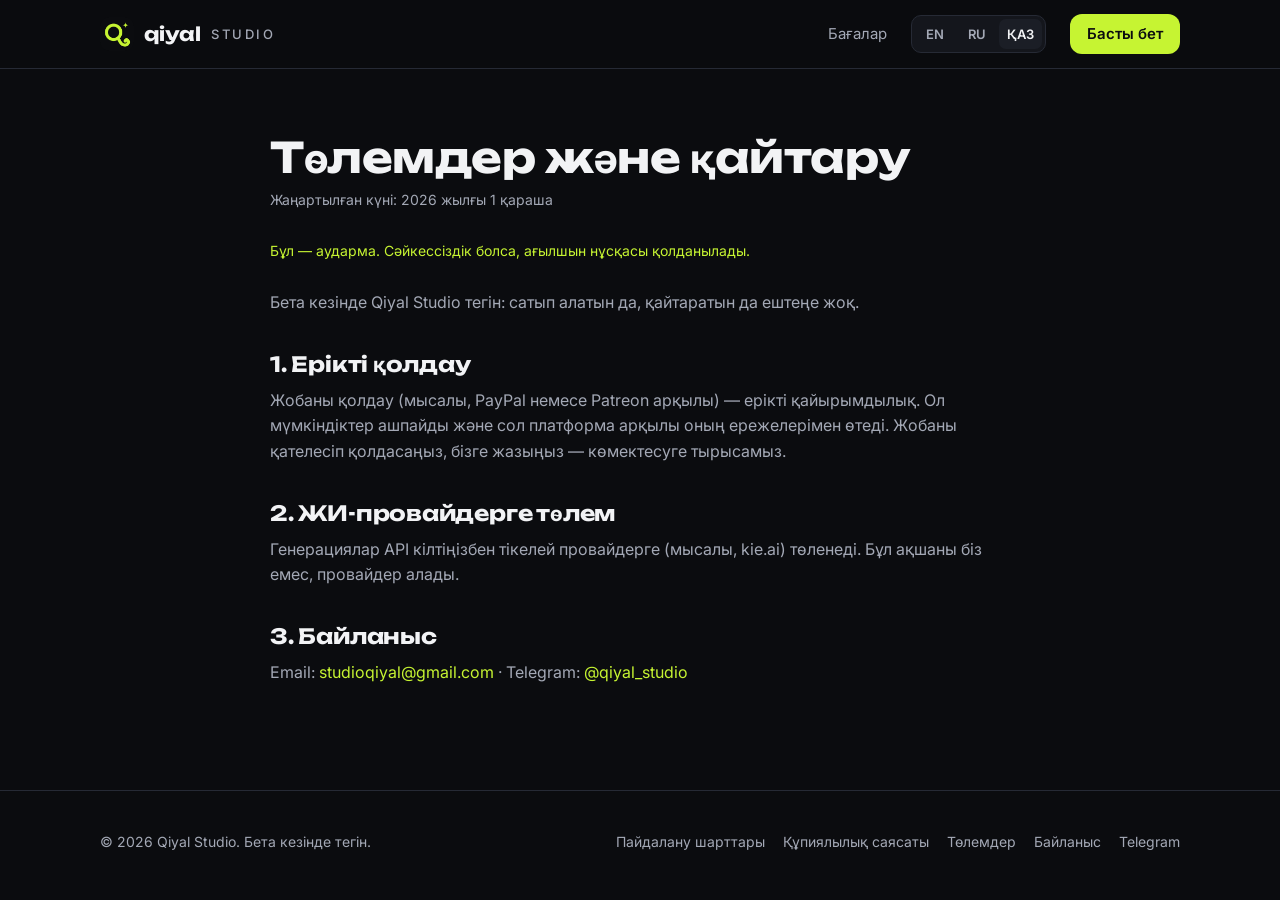
<file: kk/refund.html>
<!doctype html>
<html lang="kk">
<head>
<meta charset="utf-8">
<meta name="viewport" content="width=device-width, initial-scale=1">
<title>Төлемдер және қайтару — Qiyal Studio</title>
<meta name="description" content="Қайтару саясаты">
<link rel="icon" type="image/png" href="../assets/favicon.png">
<link rel="alternate" hreflang="en" href="../index.html"><link rel="alternate" hreflang="ru" href="../ru/index.html"><link rel="alternate" hreflang="kk" href="../kk/index.html">
<link rel="preconnect" href="https://fonts.googleapis.com">
<link rel="preconnect" href="https://fonts.gstatic.com" crossorigin>
<link href="https://fonts.googleapis.com/css2?family=Inter:wght@400;500;600&family=Unbounded:wght@600;700&display=swap" rel="stylesheet">
<link rel="stylesheet" href="../style.css">
</head>
<body><header class="nav"><div class="wrap">
<a class="brand" href="index.html"><img src="../assets/logo.png" alt="">qiyal <span>studio</span></a>
<nav class="nav-links" aria-label="Main"><a href="index.html#pricing">Бағалар</a><div class="langsw" role="group" aria-label="Language"><a href="../refund.html" data-lang="en">EN</a><a href="../ru/refund.html" data-lang="ru">RU</a><a href="../kk/refund.html" data-lang="kk" class="on" aria-current="true">ҚАЗ</a></div><a class="btn btn-primary btn-sm" href="index.html">Басты бет</a></nav>
</div></header>
<main class="legal"><div class="wrap"><h1>Төлемдер және қайтару</h1><p class="updated">Жаңартылған күні: 2026 жылғы 1 қараша</p><p class="updated" style="color:var(--accent)">Бұл — аударма. Сәйкессіздік болса, <a href="../refund.html">ағылшын нұсқасы</a> қолданылады.</p><p>Бета кезінде Qiyal Studio тегін: сатып алатын да, қайтаратын да ештеңе жоқ.</p><h2>1. Ерікті қолдау</h2><p>Жобаны қолдау (мысалы, PayPal немесе Patreon арқылы) — ерікті қайырымдылық. Ол мүмкіндіктер ашпайды және сол платформа арқылы оның ережелерімен өтеді. Жобаны қателесіп қолдасаңыз, бізге жазыңыз — көмектесуге тырысамыз.</p><h2>2. ЖИ-провайдерге төлем</h2><p>Генерациялар API кілтіңізбен тікелей провайдерге (мысалы, kie.ai) төленеді. Бұл ақшаны біз емес, провайдер алады.</p><h2>3. Байланыс</h2><p>Email: <a href="mailto:studioqiyal@gmail.com">studioqiyal@gmail.com</a> · Telegram: <a href="https://t.me/qiyal_studio">@qiyal_studio</a></p></div></main>
<footer><div class="wrap">
<div>© 2026 Qiyal Studio. Бета кезінде тегін.</div>
<nav aria-label="Legal"><a href="terms.html">Пайдалану шарттары</a><a href="privacy.html">Құпиялылық саясаты</a><a href="refund.html">Төлемдер</a><a href="mailto:studioqiyal@gmail.com">Байланыс</a><a href="https://t.me/qiyal_studio">Telegram</a></nav>
</div></footer>
<script>
document.querySelectorAll('.langsw a').forEach(a=>a.addEventListener('click',()=>{try{localStorage.setItem('qiyal_lang',a.dataset.lang)}catch(e){}}));
</script></body></html>
</file>
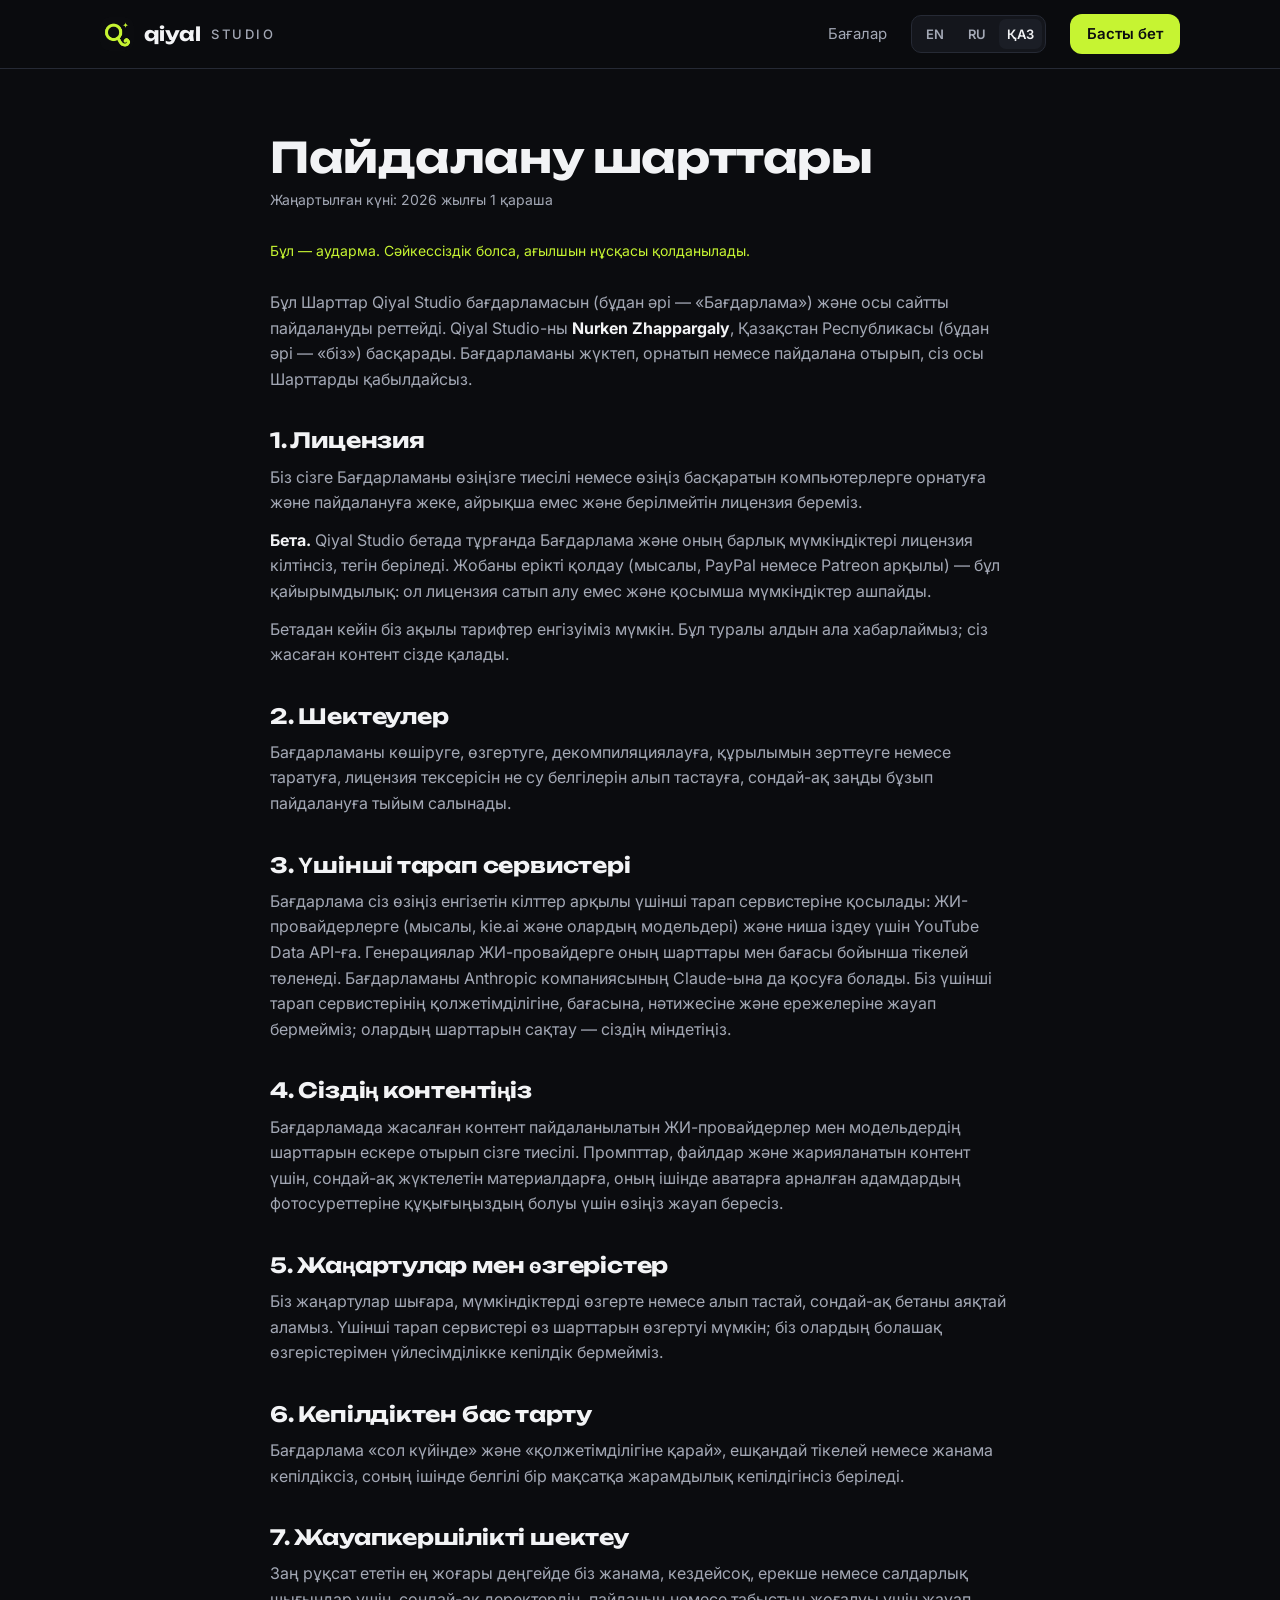
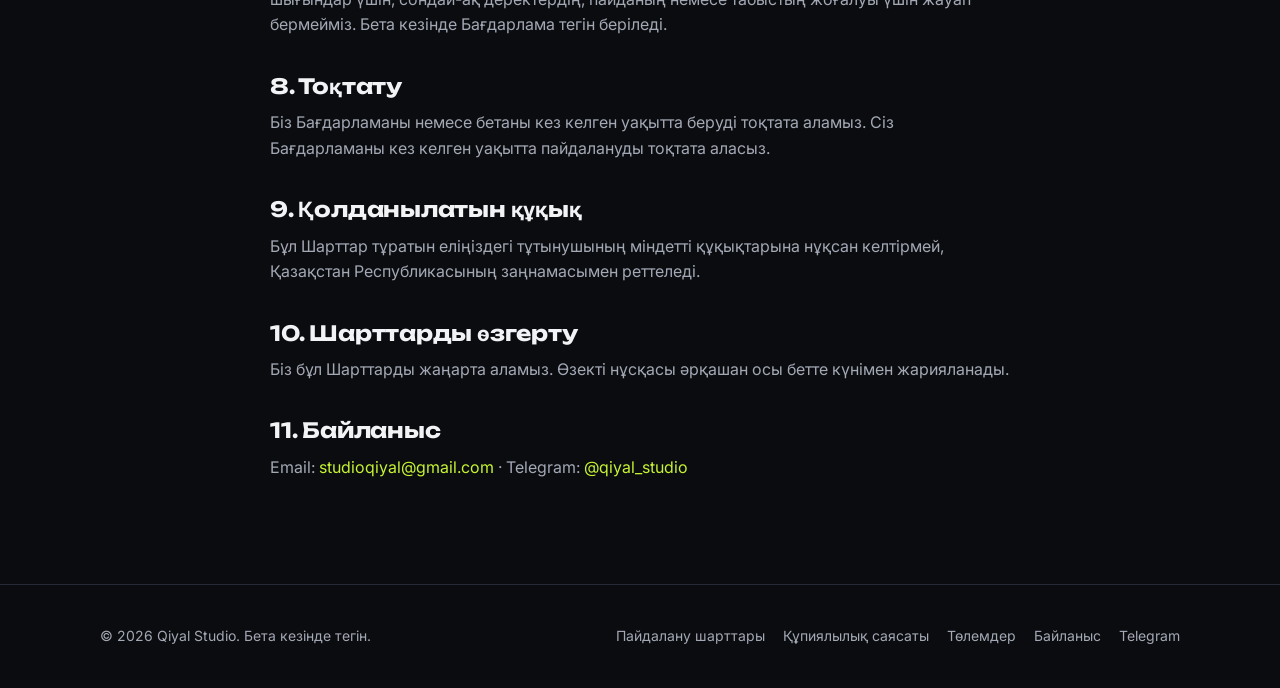
<file: kk/terms.html>
<!doctype html>
<html lang="kk">
<head>
<meta charset="utf-8">
<meta name="viewport" content="width=device-width, initial-scale=1">
<title>Пайдалану шарттары — Qiyal Studio</title>
<meta name="description" content="Пайдалану шарттары">
<link rel="icon" type="image/png" href="../assets/favicon.png">
<link rel="alternate" hreflang="en" href="../index.html"><link rel="alternate" hreflang="ru" href="../ru/index.html"><link rel="alternate" hreflang="kk" href="../kk/index.html">
<link rel="preconnect" href="https://fonts.googleapis.com">
<link rel="preconnect" href="https://fonts.gstatic.com" crossorigin>
<link href="https://fonts.googleapis.com/css2?family=Inter:wght@400;500;600&family=Unbounded:wght@600;700&display=swap" rel="stylesheet">
<link rel="stylesheet" href="../style.css">
</head>
<body><header class="nav"><div class="wrap">
<a class="brand" href="index.html"><img src="../assets/logo.png" alt="">qiyal <span>studio</span></a>
<nav class="nav-links" aria-label="Main"><a href="index.html#pricing">Бағалар</a><div class="langsw" role="group" aria-label="Language"><a href="../terms.html" data-lang="en">EN</a><a href="../ru/terms.html" data-lang="ru">RU</a><a href="../kk/terms.html" data-lang="kk" class="on" aria-current="true">ҚАЗ</a></div><a class="btn btn-primary btn-sm" href="index.html">Басты бет</a></nav>
</div></header>
<main class="legal"><div class="wrap"><h1>Пайдалану шарттары</h1><p class="updated">Жаңартылған күні: 2026 жылғы 1 қараша</p><p class="updated" style="color:var(--accent)">Бұл — аударма. Сәйкессіздік болса, <a href="../terms.html">ағылшын нұсқасы</a> қолданылады.</p><p>Бұл Шарттар Qiyal Studio бағдарламасын (бұдан әрі — «Бағдарлама») және осы сайтты пайдалануды реттейді. Qiyal Studio-ны <strong>Nurken Zhappargaly</strong>, Қазақстан Республикасы (бұдан әрі — «біз») басқарады. Бағдарламаны жүктеп, орнатып немесе пайдалана отырып, сіз осы Шарттарды қабылдайсыз.</p><h2>1. Лицензия</h2><p>Біз сізге Бағдарламаны өзіңізге тиесілі немесе өзіңіз басқаратын компьютерлерге орнатуға және пайдалануға жеке, айрықша емес және берілмейтін лицензия береміз.</p><p><strong>Бета.</strong> Qiyal Studio бетада тұрғанда Бағдарлама және оның барлық мүмкіндіктері лицензия кілтінсіз, тегін беріледі. Жобаны ерікті қолдау (мысалы, PayPal немесе Patreon арқылы) — бұл қайырымдылық: ол лицензия сатып алу емес және қосымша мүмкіндіктер ашпайды.</p><p>Бетадан кейін біз ақылы тарифтер енгізуіміз мүмкін. Бұл туралы алдын ала хабарлаймыз; сіз жасаған контент сізде қалады.</p><h2>2. Шектеулер</h2><p>Бағдарламаны көшіруге, өзгертуге, декомпиляциялауға, құрылымын зерттеуге немесе таратуға, лицензия тексерісін не су белгілерін алып тастауға, сондай-ақ заңды бұзып пайдалануға тыйым салынады.</p><h2>3. Үшінші тарап сервистері</h2><p>Бағдарлама сіз өзіңіз енгізетін кілттер арқылы үшінші тарап сервистеріне қосылады: ЖИ-провайдерлерге (мысалы, kie.ai және олардың модельдері) және ниша іздеу үшін YouTube Data API-ға. Генерациялар ЖИ-провайдерге оның шарттары мен бағасы бойынша тікелей төленеді. Бағдарламаны Anthropic компаниясының Claude-ына да қосуға болады. Біз үшінші тарап сервистерінің қолжетімділігіне, бағасына, нәтижесіне және ережелеріне жауап бермейміз; олардың шарттарын сақтау — сіздің міндетіңіз.</p><h2>4. Сіздің контентіңіз</h2><p>Бағдарламада жасалған контент пайдаланылатын ЖИ-провайдерлер мен модельдердің шарттарын ескере отырып сізге тиесілі. Промпттар, файлдар және жарияланатын контент үшін, сондай-ақ жүктелетін материалдарға, оның ішінде аватарға арналған адамдардың фотосуреттеріне құқығыңыздың болуы үшін өзіңіз жауап бересіз.</p><h2>5. Жаңартулар мен өзгерістер</h2><p>Біз жаңартулар шығара, мүмкіндіктерді өзгерте немесе алып тастай, сондай-ақ бетаны аяқтай аламыз. Үшінші тарап сервистері өз шарттарын өзгертуі мүмкін; біз олардың болашақ өзгерістерімен үйлесімділікке кепілдік бермейміз.</p><h2>6. Кепілдіктен бас тарту</h2><p>Бағдарлама «сол күйінде» және «қолжетімділігіне қарай», ешқандай тікелей немесе жанама кепілдіксіз, соның ішінде белгілі бір мақсатқа жарамдылық кепілдігінсіз беріледі.</p><h2>7. Жауапкершілікті шектеу</h2><p>Заң рұқсат ететін ең жоғары деңгейде біз жанама, кездейсоқ, ерекше немесе салдарлық шығындар үшін, сондай-ақ деректердің, пайданың немесе табыстың жоғалуы үшін жауап бермейміз. Бета кезінде Бағдарлама тегін беріледі.</p><h2>8. Тоқтату</h2><p>Біз Бағдарламаны немесе бетаны кез келген уақытта беруді тоқтата аламыз. Сіз Бағдарламаны кез келген уақытта пайдалануды тоқтата аласыз.</p><h2>9. Қолданылатын құқық</h2><p>Бұл Шарттар тұратын еліңіздегі тұтынушының міндетті құқықтарына нұқсан келтірмей, Қазақстан Республикасының заңнамасымен реттеледі.</p><h2>10. Шарттарды өзгерту</h2><p>Біз бұл Шарттарды жаңарта аламыз. Өзекті нұсқасы әрқашан осы бетте күнімен жарияланады.</p><h2>11. Байланыс</h2><p>Email: <a href="mailto:studioqiyal@gmail.com">studioqiyal@gmail.com</a> · Telegram: <a href="https://t.me/qiyal_studio">@qiyal_studio</a></p></div></main>
<footer><div class="wrap">
<div>© 2026 Qiyal Studio. Бета кезінде тегін.</div>
<nav aria-label="Legal"><a href="terms.html">Пайдалану шарттары</a><a href="privacy.html">Құпиялылық саясаты</a><a href="refund.html">Төлемдер</a><a href="mailto:studioqiyal@gmail.com">Байланыс</a><a href="https://t.me/qiyal_studio">Telegram</a></nav>
</div></footer>
<script>
document.querySelectorAll('.langsw a').forEach(a=>a.addEventListener('click',()=>{try{localStorage.setItem('qiyal_lang',a.dataset.lang)}catch(e){}}));
</script></body></html>
</file>
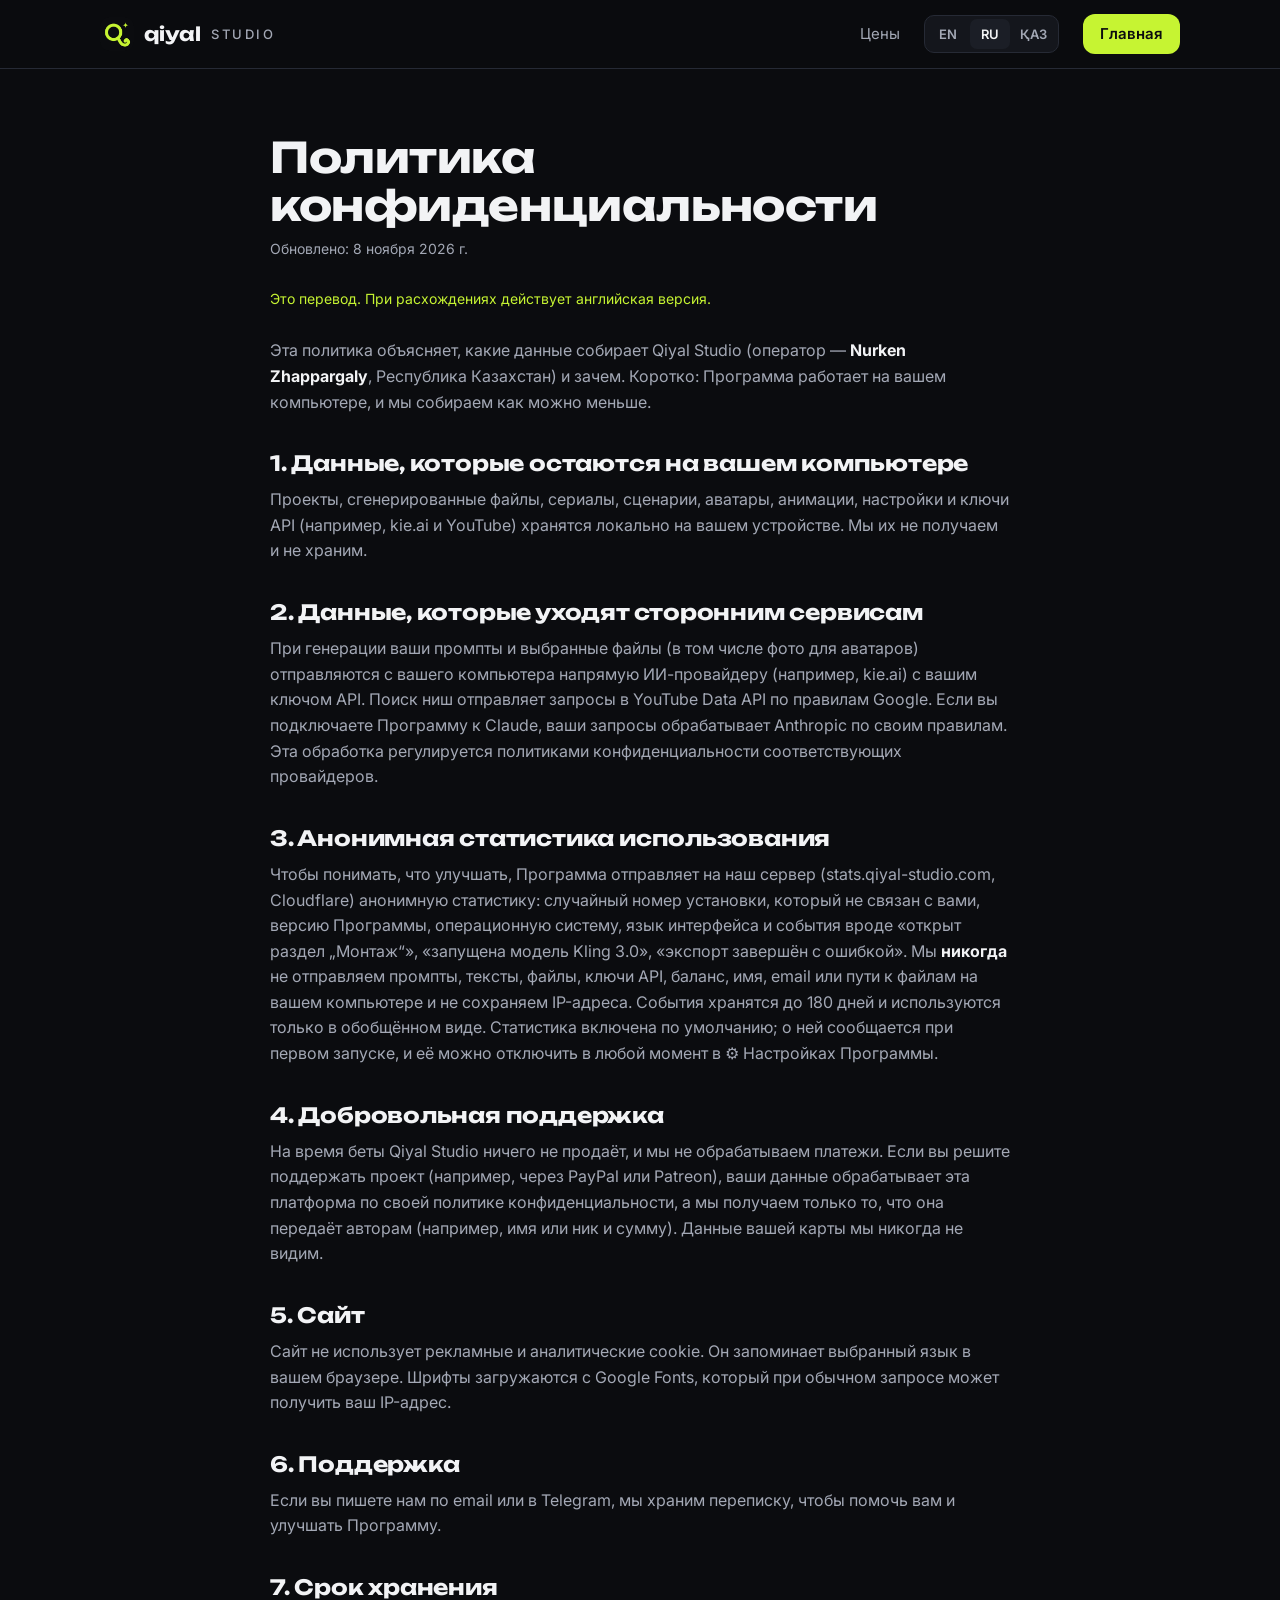
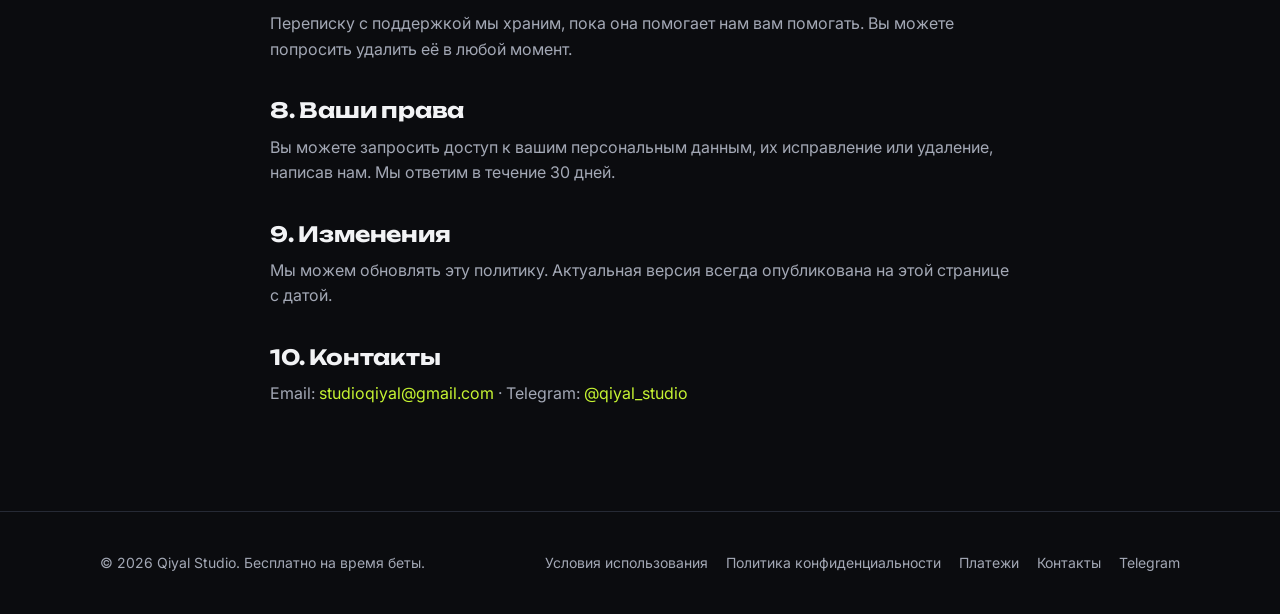
<file: ru/privacy.html>
<!doctype html>
<html lang="ru">
<head>
<meta charset="utf-8">
<meta name="viewport" content="width=device-width, initial-scale=1">
<title>Политика конфиденциальности — Qiyal Studio</title>
<meta name="description" content="Политика конфиденциальности">
<link rel="icon" type="image/png" href="../assets/favicon.png">
<link rel="alternate" hreflang="en" href="../index.html"><link rel="alternate" hreflang="ru" href="../ru/index.html"><link rel="alternate" hreflang="kk" href="../kk/index.html">
<link rel="preconnect" href="https://fonts.googleapis.com">
<link rel="preconnect" href="https://fonts.gstatic.com" crossorigin>
<link href="https://fonts.googleapis.com/css2?family=Inter:wght@400;500;600&family=Unbounded:wght@600;700&display=swap" rel="stylesheet">
<link rel="stylesheet" href="../style.css">
</head>
<body><header class="nav"><div class="wrap">
<a class="brand" href="index.html"><img src="../assets/logo.png" alt="">qiyal <span>studio</span></a>
<nav class="nav-links" aria-label="Main"><a href="index.html#pricing">Цены</a><div class="langsw" role="group" aria-label="Language"><a href="../privacy.html" data-lang="en">EN</a><a href="../ru/privacy.html" data-lang="ru" class="on" aria-current="true">RU</a><a href="../kk/privacy.html" data-lang="kk">ҚАЗ</a></div><a class="btn btn-primary btn-sm" href="index.html">Главная</a></nav>
</div></header>
<main class="legal"><div class="wrap"><h1>Политика конфиденциальности</h1><p class="updated">Обновлено: 8 ноября 2026 г.</p><p class="updated" style="color:var(--accent)">Это перевод. При расхождениях действует <a href="../privacy.html">английская версия</a>.</p><p>Эта политика объясняет, какие данные собирает Qiyal Studio (оператор — <strong>Nurken Zhappargaly</strong>, Республика Казахстан) и зачем. Коротко: Программа работает на вашем компьютере, и мы собираем как можно меньше.</p><h2>1. Данные, которые остаются на вашем компьютере</h2><p>Проекты, сгенерированные файлы, сериалы, сценарии, аватары, анимации, настройки и ключи API (например, kie.ai и YouTube) хранятся локально на вашем устройстве. Мы их не получаем и не храним.</p><h2>2. Данные, которые уходят сторонним сервисам</h2><p>При генерации ваши промпты и выбранные файлы (в том числе фото для аватаров) отправляются с вашего компьютера напрямую ИИ-провайдеру (например, kie.ai) с вашим ключом API. Поиск ниш отправляет запросы в YouTube Data API по правилам Google. Если вы подключаете Программу к Claude, ваши запросы обрабатывает Anthropic по своим правилам. Эта обработка регулируется политиками конфиденциальности соответствующих провайдеров.</p><h2 id="stats">3. Анонимная статистика использования</h2><p>Чтобы понимать, что улучшать, Программа отправляет на наш сервер (stats.qiyal-studio.com, Cloudflare) анонимную статистику: случайный номер установки, который не связан с вами, версию Программы, операционную систему, язык интерфейса и события вроде «открыт раздел „Монтаж“», «запущена модель Kling 3.0», «экспорт завершён с ошибкой». Мы <strong>никогда</strong> не отправляем промпты, тексты, файлы, ключи API, баланс, имя, email или пути к файлам на вашем компьютере и не сохраняем IP-адреса. События хранятся до 180 дней и используются только в обобщённом виде. Статистика включена по умолчанию; о ней сообщается при первом запуске, и её можно отключить в любой момент в ⚙ Настройках Программы.</p><h2>4. Добровольная поддержка</h2><p>На время беты Qiyal Studio ничего не продаёт, и мы не обрабатываем платежи. Если вы решите поддержать проект (например, через PayPal или Patreon), ваши данные обрабатывает эта платформа по своей политике конфиденциальности, а мы получаем только то, что она передаёт авторам (например, имя или ник и сумму). Данные вашей карты мы никогда не видим.</p><h2>5. Сайт</h2><p>Сайт не использует рекламные и аналитические cookie. Он запоминает выбранный язык в вашем браузере. Шрифты загружаются с Google Fonts, который при обычном запросе может получить ваш IP-адрес.</p><h2>6. Поддержка</h2><p>Если вы пишете нам по email или в Telegram, мы храним переписку, чтобы помочь вам и улучшать Программу.</p><h2>7. Срок хранения</h2><p>Переписку с поддержкой мы храним, пока она помогает нам вам помогать. Вы можете попросить удалить её в любой момент.</p><h2>8. Ваши права</h2><p>Вы можете запросить доступ к вашим персональным данным, их исправление или удаление, написав нам. Мы ответим в течение 30 дней.</p><h2>9. Изменения</h2><p>Мы можем обновлять эту политику. Актуальная версия всегда опубликована на этой странице с датой.</p><h2>10. Контакты</h2><p>Email: <a href="mailto:studioqiyal@gmail.com">studioqiyal@gmail.com</a> · Telegram: <a href="https://t.me/qiyal_studio">@qiyal_studio</a></p></div></main>
<footer><div class="wrap">
<div>© 2026 Qiyal Studio. Бесплатно на время беты.</div>
<nav aria-label="Legal"><a href="terms.html">Условия использования</a><a href="privacy.html">Политика конфиденциальности</a><a href="refund.html">Платежи</a><a href="mailto:studioqiyal@gmail.com">Контакты</a><a href="https://t.me/qiyal_studio">Telegram</a></nav>
</div></footer>
<script>
document.querySelectorAll('.langsw a').forEach(a=>a.addEventListener('click',()=>{try{localStorage.setItem('qiyal_lang',a.dataset.lang)}catch(e){}}));
</script></body></html>
</file>
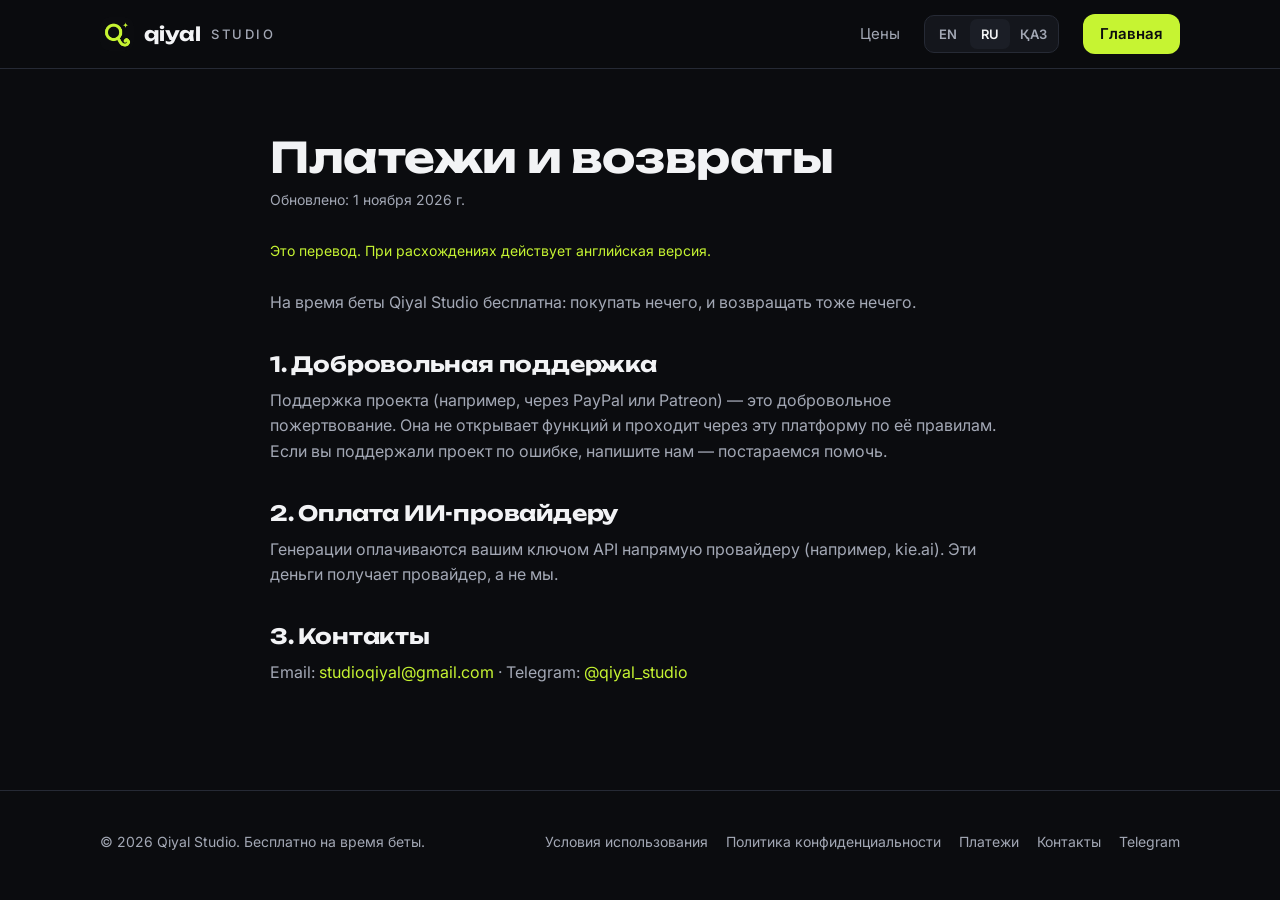
<file: ru/refund.html>
<!doctype html>
<html lang="ru">
<head>
<meta charset="utf-8">
<meta name="viewport" content="width=device-width, initial-scale=1">
<title>Платежи и возвраты — Qiyal Studio</title>
<meta name="description" content="Политика возврата">
<link rel="icon" type="image/png" href="../assets/favicon.png">
<link rel="alternate" hreflang="en" href="../index.html"><link rel="alternate" hreflang="ru" href="../ru/index.html"><link rel="alternate" hreflang="kk" href="../kk/index.html">
<link rel="preconnect" href="https://fonts.googleapis.com">
<link rel="preconnect" href="https://fonts.gstatic.com" crossorigin>
<link href="https://fonts.googleapis.com/css2?family=Inter:wght@400;500;600&family=Unbounded:wght@600;700&display=swap" rel="stylesheet">
<link rel="stylesheet" href="../style.css">
</head>
<body><header class="nav"><div class="wrap">
<a class="brand" href="index.html"><img src="../assets/logo.png" alt="">qiyal <span>studio</span></a>
<nav class="nav-links" aria-label="Main"><a href="index.html#pricing">Цены</a><div class="langsw" role="group" aria-label="Language"><a href="../refund.html" data-lang="en">EN</a><a href="../ru/refund.html" data-lang="ru" class="on" aria-current="true">RU</a><a href="../kk/refund.html" data-lang="kk">ҚАЗ</a></div><a class="btn btn-primary btn-sm" href="index.html">Главная</a></nav>
</div></header>
<main class="legal"><div class="wrap"><h1>Платежи и возвраты</h1><p class="updated">Обновлено: 1 ноября 2026 г.</p><p class="updated" style="color:var(--accent)">Это перевод. При расхождениях действует <a href="../refund.html">английская версия</a>.</p><p>На время беты Qiyal Studio бесплатна: покупать нечего, и возвращать тоже нечего.</p><h2>1. Добровольная поддержка</h2><p>Поддержка проекта (например, через PayPal или Patreon) — это добровольное пожертвование. Она не открывает функций и проходит через эту платформу по её правилам. Если вы поддержали проект по ошибке, напишите нам — постараемся помочь.</p><h2>2. Оплата ИИ-провайдеру</h2><p>Генерации оплачиваются вашим ключом API напрямую провайдеру (например, kie.ai). Эти деньги получает провайдер, а не мы.</p><h2>3. Контакты</h2><p>Email: <a href="mailto:studioqiyal@gmail.com">studioqiyal@gmail.com</a> · Telegram: <a href="https://t.me/qiyal_studio">@qiyal_studio</a></p></div></main>
<footer><div class="wrap">
<div>© 2026 Qiyal Studio. Бесплатно на время беты.</div>
<nav aria-label="Legal"><a href="terms.html">Условия использования</a><a href="privacy.html">Политика конфиденциальности</a><a href="refund.html">Платежи</a><a href="mailto:studioqiyal@gmail.com">Контакты</a><a href="https://t.me/qiyal_studio">Telegram</a></nav>
</div></footer>
<script>
document.querySelectorAll('.langsw a').forEach(a=>a.addEventListener('click',()=>{try{localStorage.setItem('qiyal_lang',a.dataset.lang)}catch(e){}}));
</script></body></html>
</file>
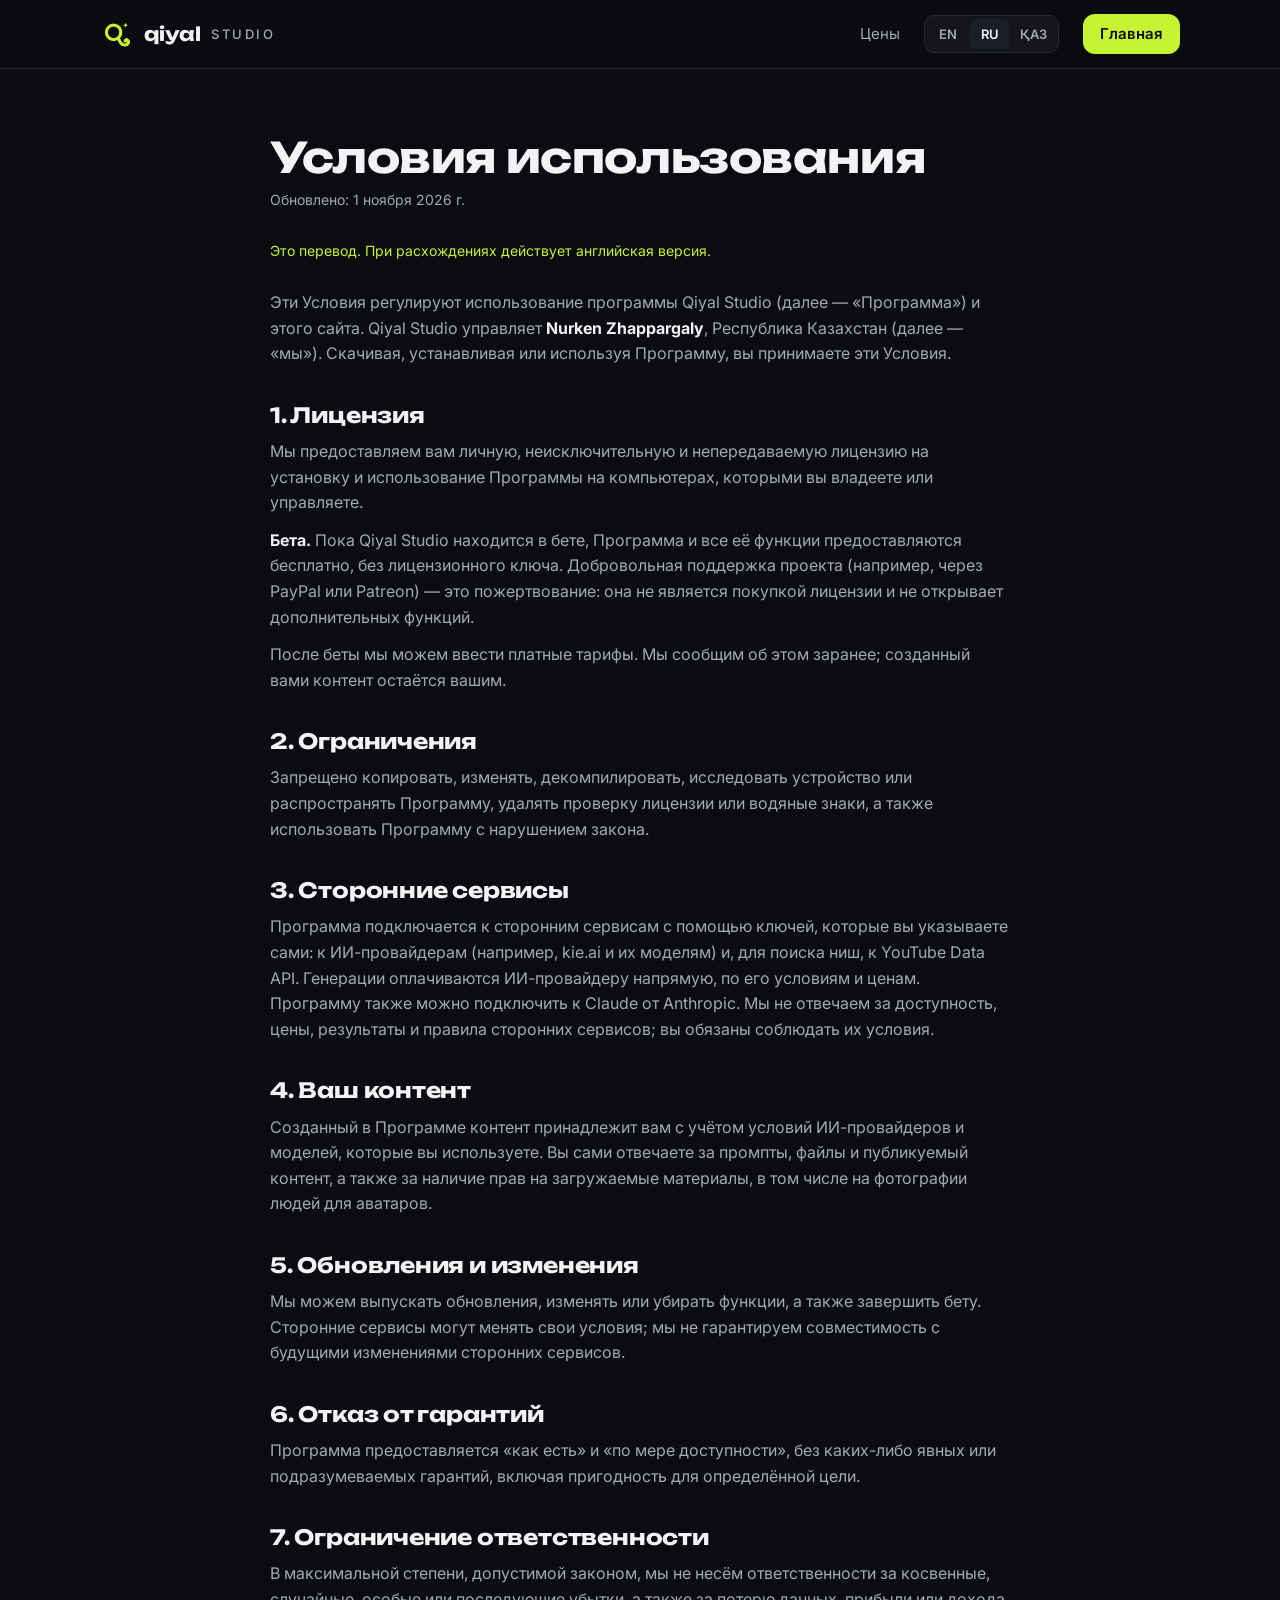
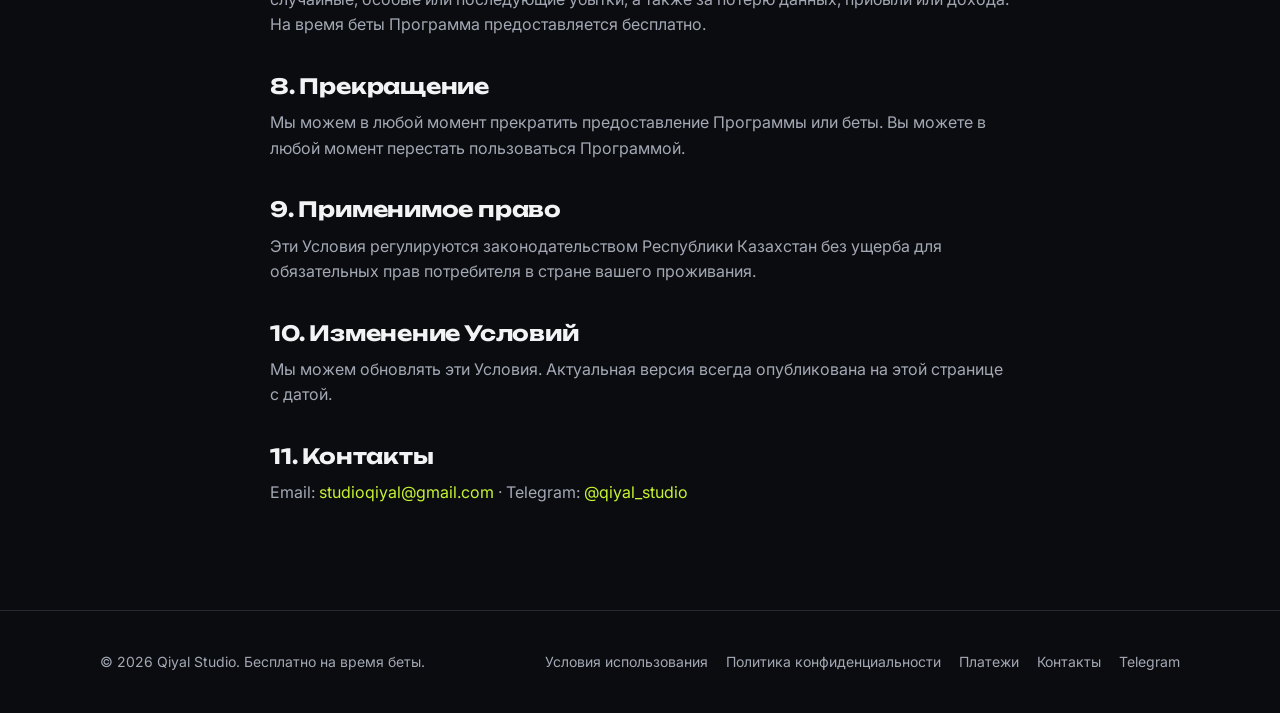
<file: ru/terms.html>
<!doctype html>
<html lang="ru">
<head>
<meta charset="utf-8">
<meta name="viewport" content="width=device-width, initial-scale=1">
<title>Условия использования — Qiyal Studio</title>
<meta name="description" content="Условия использования">
<link rel="icon" type="image/png" href="../assets/favicon.png">
<link rel="alternate" hreflang="en" href="../index.html"><link rel="alternate" hreflang="ru" href="../ru/index.html"><link rel="alternate" hreflang="kk" href="../kk/index.html">
<link rel="preconnect" href="https://fonts.googleapis.com">
<link rel="preconnect" href="https://fonts.gstatic.com" crossorigin>
<link href="https://fonts.googleapis.com/css2?family=Inter:wght@400;500;600&family=Unbounded:wght@600;700&display=swap" rel="stylesheet">
<link rel="stylesheet" href="../style.css">
</head>
<body><header class="nav"><div class="wrap">
<a class="brand" href="index.html"><img src="../assets/logo.png" alt="">qiyal <span>studio</span></a>
<nav class="nav-links" aria-label="Main"><a href="index.html#pricing">Цены</a><div class="langsw" role="group" aria-label="Language"><a href="../terms.html" data-lang="en">EN</a><a href="../ru/terms.html" data-lang="ru" class="on" aria-current="true">RU</a><a href="../kk/terms.html" data-lang="kk">ҚАЗ</a></div><a class="btn btn-primary btn-sm" href="index.html">Главная</a></nav>
</div></header>
<main class="legal"><div class="wrap"><h1>Условия использования</h1><p class="updated">Обновлено: 1 ноября 2026 г.</p><p class="updated" style="color:var(--accent)">Это перевод. При расхождениях действует <a href="../terms.html">английская версия</a>.</p><p>Эти Условия регулируют использование программы Qiyal Studio (далее — «Программа») и этого сайта. Qiyal Studio управляет <strong>Nurken Zhappargaly</strong>, Республика Казахстан (далее — «мы»). Скачивая, устанавливая или используя Программу, вы принимаете эти Условия.</p><h2>1. Лицензия</h2><p>Мы предоставляем вам личную, неисключительную и непередаваемую лицензию на установку и использование Программы на компьютерах, которыми вы владеете или управляете.</p><p><strong>Бета.</strong> Пока Qiyal Studio находится в бете, Программа и все её функции предоставляются бесплатно, без лицензионного ключа. Добровольная поддержка проекта (например, через PayPal или Patreon) — это пожертвование: она не является покупкой лицензии и не открывает дополнительных функций.</p><p>После беты мы можем ввести платные тарифы. Мы сообщим об этом заранее; созданный вами контент остаётся вашим.</p><h2>2. Ограничения</h2><p>Запрещено копировать, изменять, декомпилировать, исследовать устройство или распространять Программу, удалять проверку лицензии или водяные знаки, а также использовать Программу с нарушением закона.</p><h2>3. Сторонние сервисы</h2><p>Программа подключается к сторонним сервисам с помощью ключей, которые вы указываете сами: к ИИ-провайдерам (например, kie.ai и их моделям) и, для поиска ниш, к YouTube Data API. Генерации оплачиваются ИИ-провайдеру напрямую, по его условиям и ценам. Программу также можно подключить к Claude от Anthropic. Мы не отвечаем за доступность, цены, результаты и правила сторонних сервисов; вы обязаны соблюдать их условия.</p><h2>4. Ваш контент</h2><p>Созданный в Программе контент принадлежит вам с учётом условий ИИ-провайдеров и моделей, которые вы используете. Вы сами отвечаете за промпты, файлы и публикуемый контент, а также за наличие прав на загружаемые материалы, в том числе на фотографии людей для аватаров.</p><h2>5. Обновления и изменения</h2><p>Мы можем выпускать обновления, изменять или убирать функции, а также завершить бету. Сторонние сервисы могут менять свои условия; мы не гарантируем совместимость с будущими изменениями сторонних сервисов.</p><h2>6. Отказ от гарантий</h2><p>Программа предоставляется «как есть» и «по мере доступности», без каких-либо явных или подразумеваемых гарантий, включая пригодность для определённой цели.</p><h2>7. Ограничение ответственности</h2><p>В максимальной степени, допустимой законом, мы не несём ответственности за косвенные, случайные, особые или последующие убытки, а также за потерю данных, прибыли или дохода. На время беты Программа предоставляется бесплатно.</p><h2>8. Прекращение</h2><p>Мы можем в любой момент прекратить предоставление Программы или беты. Вы можете в любой момент перестать пользоваться Программой.</p><h2>9. Применимое право</h2><p>Эти Условия регулируются законодательством Республики Казахстан без ущерба для обязательных прав потребителя в стране вашего проживания.</p><h2>10. Изменение Условий</h2><p>Мы можем обновлять эти Условия. Актуальная версия всегда опубликована на этой странице с датой.</p><h2>11. Контакты</h2><p>Email: <a href="mailto:studioqiyal@gmail.com">studioqiyal@gmail.com</a> · Telegram: <a href="https://t.me/qiyal_studio">@qiyal_studio</a></p></div></main>
<footer><div class="wrap">
<div>© 2026 Qiyal Studio. Бесплатно на время беты.</div>
<nav aria-label="Legal"><a href="terms.html">Условия использования</a><a href="privacy.html">Политика конфиденциальности</a><a href="refund.html">Платежи</a><a href="mailto:studioqiyal@gmail.com">Контакты</a><a href="https://t.me/qiyal_studio">Telegram</a></nav>
</div></footer>
<script>
document.querySelectorAll('.langsw a').forEach(a=>a.addEventListener('click',()=>{try{localStorage.setItem('qiyal_lang',a.dataset.lang)}catch(e){}}));
</script></body></html>
</file>
<file: style.css>
:root{
  --bg:#0B0C0F;
  --surface:#14161C;
  --surface-2:#1B1E26;
  --line:#262A35;
  --text:#F2F3F5;
  --muted:#A3A8B5;
  --accent:#C6F432;
  --accent-ink:#0B0C0F;
  --radius:18px;
  --max:1120px;
}
*{box-sizing:border-box}
html{scroll-behavior:smooth}
body{margin:0;background:var(--bg);color:var(--text);font-family:Inter,system-ui,-apple-system,"Segoe UI",sans-serif;font-size:17px;line-height:1.6;-webkit-font-smoothing:antialiased}
img{max-width:100%;display:block}
a{color:var(--accent);text-decoration:none}
a:hover{text-decoration:underline}
h1,h2,h3{font-family:Unbounded,Inter,sans-serif;line-height:1.15;margin:0;letter-spacing:-0.01em}
h1{font-size:clamp(34px,6vw,60px);font-weight:700}
h2{font-size:clamp(26px,4vw,40px);font-weight:700}
h3{font-size:19px;font-weight:600}
p{margin:0}
.wrap{max-width:var(--max);margin:0 auto;padding:0 20px}
.muted{color:var(--muted)}

/* nav */
.nav{position:sticky;top:0;z-index:10;background:rgba(11,12,15,.85);backdrop-filter:blur(10px);border-bottom:1px solid var(--line)}
.nav .wrap{display:flex;align-items:center;justify-content:space-between;gap:16px;height:68px}
.brand{display:flex;align-items:center;gap:10px;color:var(--text);font-family:Unbounded,sans-serif;font-weight:700;font-size:19px}
.brand:hover{text-decoration:none}
.brand img{width:34px;height:34px;border-radius:9px}
.brand span{color:var(--muted);font-family:Inter,sans-serif;font-weight:500;font-size:13px;letter-spacing:.2em;text-transform:uppercase}
.nav-links{display:flex;align-items:center;gap:24px}
.nav-links a{color:var(--muted);font-size:15px}
.nav-links a:hover{color:var(--text);text-decoration:none}
.nav-links a.btn-primary,.nav-links a.btn-primary:hover{color:var(--accent-ink)}
@media (max-width:720px){.nav-links a:not(.btn){display:none}}

/* buttons */
.btn{display:inline-flex;align-items:center;justify-content:center;gap:8px;min-height:46px;padding:0 22px;border-radius:12px;font-weight:600;font-size:16px;border:1px solid transparent;cursor:pointer;transition:transform .15s ease,background .15s ease}
.btn:hover{text-decoration:none;transform:translateY(-1px)}
.btn-primary{background:var(--accent);color:var(--accent-ink)}
.btn-primary:hover{background:#D6FF4F}
.btn-ghost{background:transparent;color:var(--text);border-color:var(--line)}
.btn-ghost:hover{background:var(--surface)}
.btn-sm{min-height:40px;padding:0 16px;font-size:15px}

/* hero */
.hero{padding:88px 0 64px}
.hero .wrap{display:grid;gap:48px}
.eyebrow{align-self:flex-start;display:inline-flex;align-items:center;gap:8px;padding:6px 12px;border:1px solid var(--line);border-radius:999px;color:var(--muted);font-size:14px}
.eyebrow b{color:var(--accent);font-weight:600}
.hero-copy{display:flex;flex-direction:column;gap:22px;max-width:780px}
.hero-copy h1 em{font-style:normal;color:var(--accent)}
.hero-copy p{font-size:19px;color:var(--muted);max-width:640px}
.cta-row{display:flex;flex-wrap:wrap;gap:12px}
.note{font-size:14px;color:var(--muted)}
.shot{max-width:807px;border:1px solid var(--line);border-radius:var(--radius);overflow:hidden;background:var(--surface);box-shadow:0 30px 80px rgba(0,0,0,.45)}
.shot-bar{display:flex;gap:7px;padding:12px 14px;border-bottom:1px solid var(--line)}
.shot-bar i{width:11px;height:11px;border-radius:50%;background:#2E3240}

/* sections */
section{padding:72px 0}
.section-head{display:flex;flex-direction:column;gap:12px;margin-bottom:40px;max-width:720px}
.section-head p{color:var(--muted);font-size:18px}

/* features */
.grid{display:grid;gap:16px;grid-template-columns:repeat(auto-fill,minmax(250px,1fr))}
.card{background:var(--surface);border:1px solid var(--line);border-radius:var(--radius);padding:26px;display:flex;flex-direction:column;gap:10px}
.card p{color:var(--muted);font-size:15.5px}
.icon{width:42px;height:42px;border-radius:12px;background:rgba(198,244,50,.12);display:flex;align-items:center;justify-content:center;color:var(--accent);margin-bottom:6px}
.icon svg{width:22px;height:22px}
.tag{align-self:flex-start;font-size:12px;font-weight:600;letter-spacing:.06em;text-transform:uppercase;color:var(--accent-ink);background:var(--accent);padding:3px 8px;border-radius:6px}

/* steps */
.steps{display:grid;gap:16px;grid-template-columns:repeat(auto-fit,minmax(240px,1fr));counter-reset:step}
.step{background:var(--surface);border:1px solid var(--line);border-radius:var(--radius);padding:26px;display:flex;flex-direction:column;gap:10px}
.step::before{counter-increment:step;content:counter(step);font-family:Unbounded,sans-serif;font-weight:700;font-size:28px;color:var(--accent)}
.step p{color:var(--muted);font-size:15.5px}

/* split */
.split{display:grid;gap:40px;align-items:center;grid-template-columns:repeat(auto-fit,minmax(300px,1fr))}
.split ul{margin:20px 0 0;padding:0;list-style:none;display:flex;flex-direction:column;gap:10px}
.split li{padding-left:28px;position:relative;color:var(--muted)}
.split li::before{content:"";position:absolute;left:0;top:9px;width:14px;height:8px;border-left:2px solid var(--accent);border-bottom:2px solid var(--accent);transform:rotate(-45deg)}

/* pricing */
.toggle{display:inline-flex;padding:4px;border:1px solid var(--line);border-radius:12px;background:var(--surface);margin-bottom:28px}
.toggle button{min-height:40px;padding:0 18px;border:0;border-radius:9px;background:transparent;color:var(--muted);font:inherit;font-size:15px;font-weight:600;cursor:pointer}
.toggle button[aria-pressed="true"]{background:var(--surface-2);color:var(--text)}
.toggle small{color:var(--accent);font-weight:600;margin-left:6px}
.plans{display:grid;gap:16px;grid-template-columns:repeat(auto-fit,minmax(270px,1fr))}
.plan{background:var(--surface);border:1px solid var(--line);border-radius:var(--radius);padding:30px;display:flex;flex-direction:column;gap:18px}
.plan.featured{border-color:var(--accent);box-shadow:0 0 0 1px var(--accent) inset}
.plan-top{display:flex;align-items:center;justify-content:space-between;gap:8px}
.price{display:flex;align-items:baseline;gap:8px;flex-wrap:wrap}
.price b{font-family:Unbounded,sans-serif;font-size:42px;font-weight:700}
.price s{color:var(--muted);font-size:20px}
.price span{color:var(--muted);font-size:15px}
.plan ul{margin:0;padding:0;list-style:none;display:flex;flex-direction:column;gap:9px;flex-grow:1}
.plan li{padding-left:26px;position:relative;font-size:15.5px;color:var(--muted)}
.plan li::before{content:"";position:absolute;left:2px;top:8px;width:12px;height:7px;border-left:2px solid var(--accent);border-bottom:2px solid var(--accent);transform:rotate(-45deg)}
.plan li.no{opacity:.5}
.plan li.no::before{border:0;width:10px;height:2px;top:12px;background:var(--muted);transform:none}
.plan .btn{width:100%}

/* table */
.table-box{overflow-x:auto;border:1px solid var(--line);border-radius:var(--radius);margin-top:40px}
table{width:100%;border-collapse:collapse;min-width:560px;font-size:15.5px}
th,td{padding:14px 18px;text-align:left;border-bottom:1px solid var(--line);vertical-align:top}
th{font-weight:600;background:var(--surface)}
td{color:var(--muted)}
td:first-child{color:var(--text);font-weight:500}
tr:last-child td{border-bottom:0}

/* faq */
.faq{display:flex;flex-direction:column;gap:12px;max-width:820px}
details{background:var(--surface);border:1px solid var(--line);border-radius:14px;padding:4px 22px}
summary{cursor:pointer;list-style:none;padding:16px 0;font-weight:600;display:flex;justify-content:space-between;gap:16px}
summary::-webkit-details-marker{display:none}
summary::after{content:"+";color:var(--accent);font-size:22px;line-height:1}
details[open] summary::after{content:"–"}
details p{color:var(--muted);padding-bottom:18px;font-size:15.5px}

/* cta + footer */
.cta{background:var(--surface);border:1px solid var(--line);border-radius:24px;padding:48px 32px;display:flex;flex-direction:column;align-items:center;text-align:center;gap:18px}
footer{border-top:1px solid var(--line);padding:40px 0;margin-top:40px}
footer .wrap{display:flex;flex-wrap:wrap;justify-content:space-between;gap:20px;font-size:14px;color:var(--muted)}
footer nav{display:flex;flex-wrap:wrap;gap:18px}
footer a{color:var(--muted)}
footer a:hover{color:var(--text)}

/* legal pages */
.legal{padding:64px 0}
.legal .wrap{max-width:780px}
.legal h1{font-size:clamp(30px,5vw,42px);margin-bottom:8px}
.legal h2{font-size:21px;margin:36px 0 12px}
.legal p,.legal li{color:var(--muted);font-size:16px}
.legal p+p{margin-top:12px}
.legal ul{padding-left:22px;display:flex;flex-direction:column;gap:6px}
.legal .updated{font-size:14px;margin-bottom:28px}
.legal strong{color:var(--text)}

:focus-visible{outline:2px solid var(--accent);outline-offset:3px;border-radius:6px}

/* language switch */
.langsw{display:flex;gap:2px;padding:3px;border:1px solid var(--line);border-radius:10px;background:var(--surface)}
.langsw a{min-width:40px;height:30px;padding:0 8px;border-radius:7px;display:flex;align-items:center;justify-content:center;font-size:13px;font-weight:600;color:var(--muted)}
.langsw a:hover{color:var(--text);text-decoration:none}
.langsw a.on{background:var(--surface-2);color:var(--text)}
/* video + screenshots */
.videoshot video{display:block;width:100%;height:auto;background:#000}
.videoshot figcaption,.shotfig figcaption{padding:12px 16px;color:var(--muted);font-size:14px}
figure{margin:0}
.shots{display:grid;gap:18px;grid-template-columns:repeat(auto-fit,minmax(min(100%,460px),1fr))}
.shotfig{border:1px solid var(--line);border-radius:var(--radius);overflow:hidden;background:var(--surface)}
.shotfig img{width:100%;height:auto;display:block}
.shot{max-width:none}
@media (max-width:720px){.nav .wrap{gap:8px}.brand span{display:none}.langsw a{min-width:34px;padding:0 5px}}
@media (max-width:720px){.nav-links .langsw a{display:flex}}
</file>
